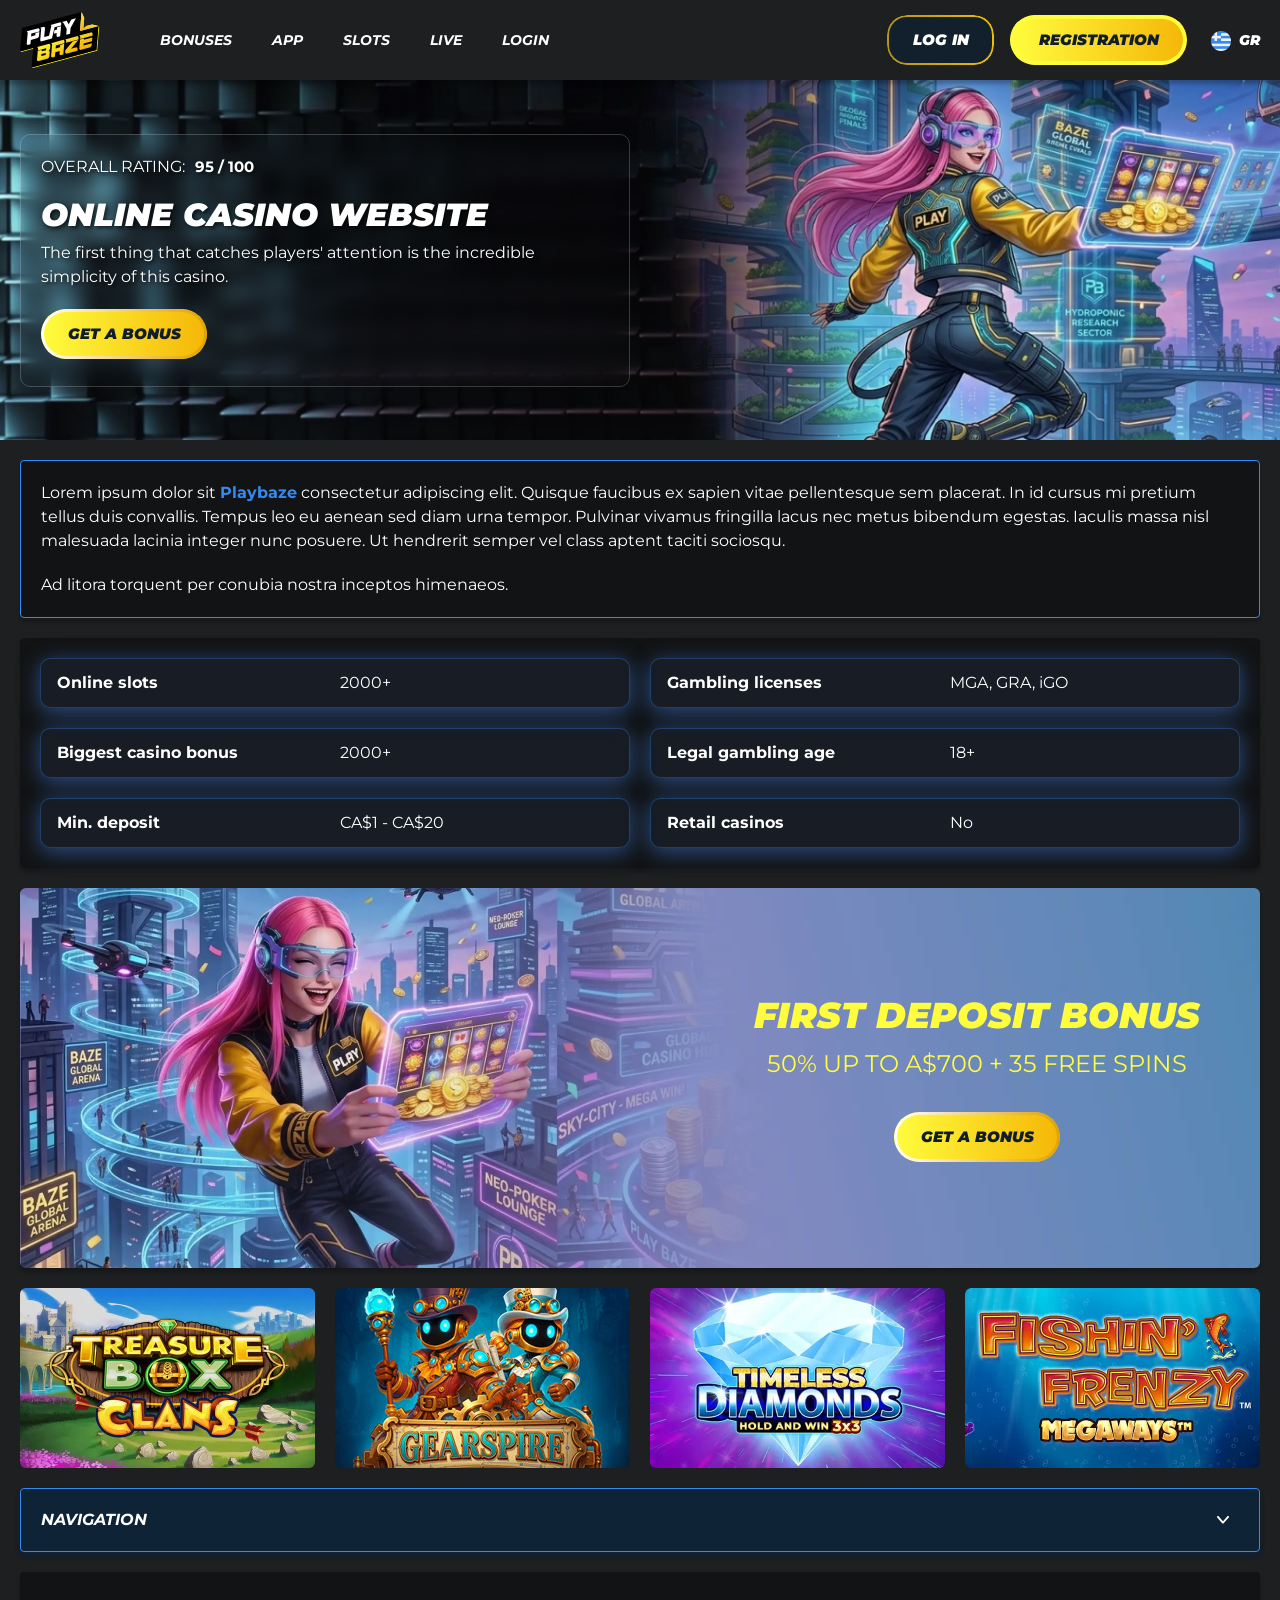
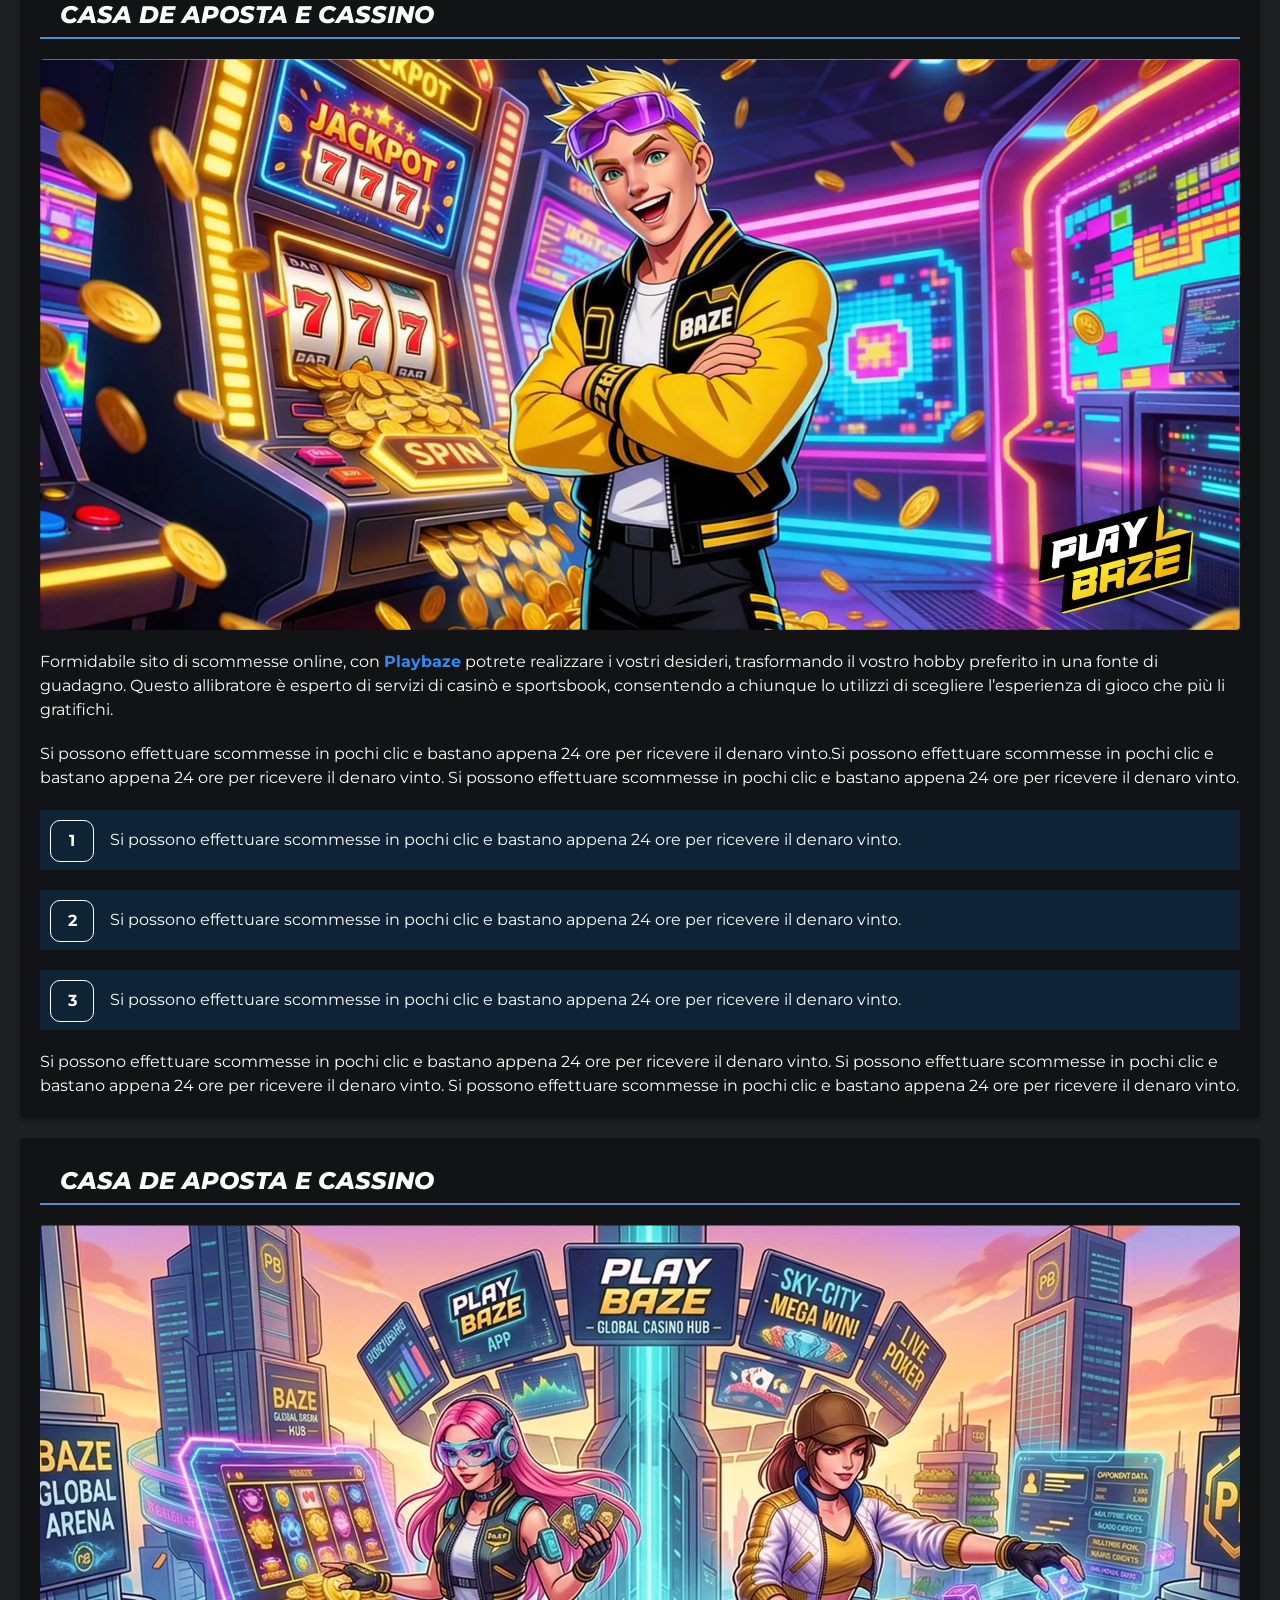
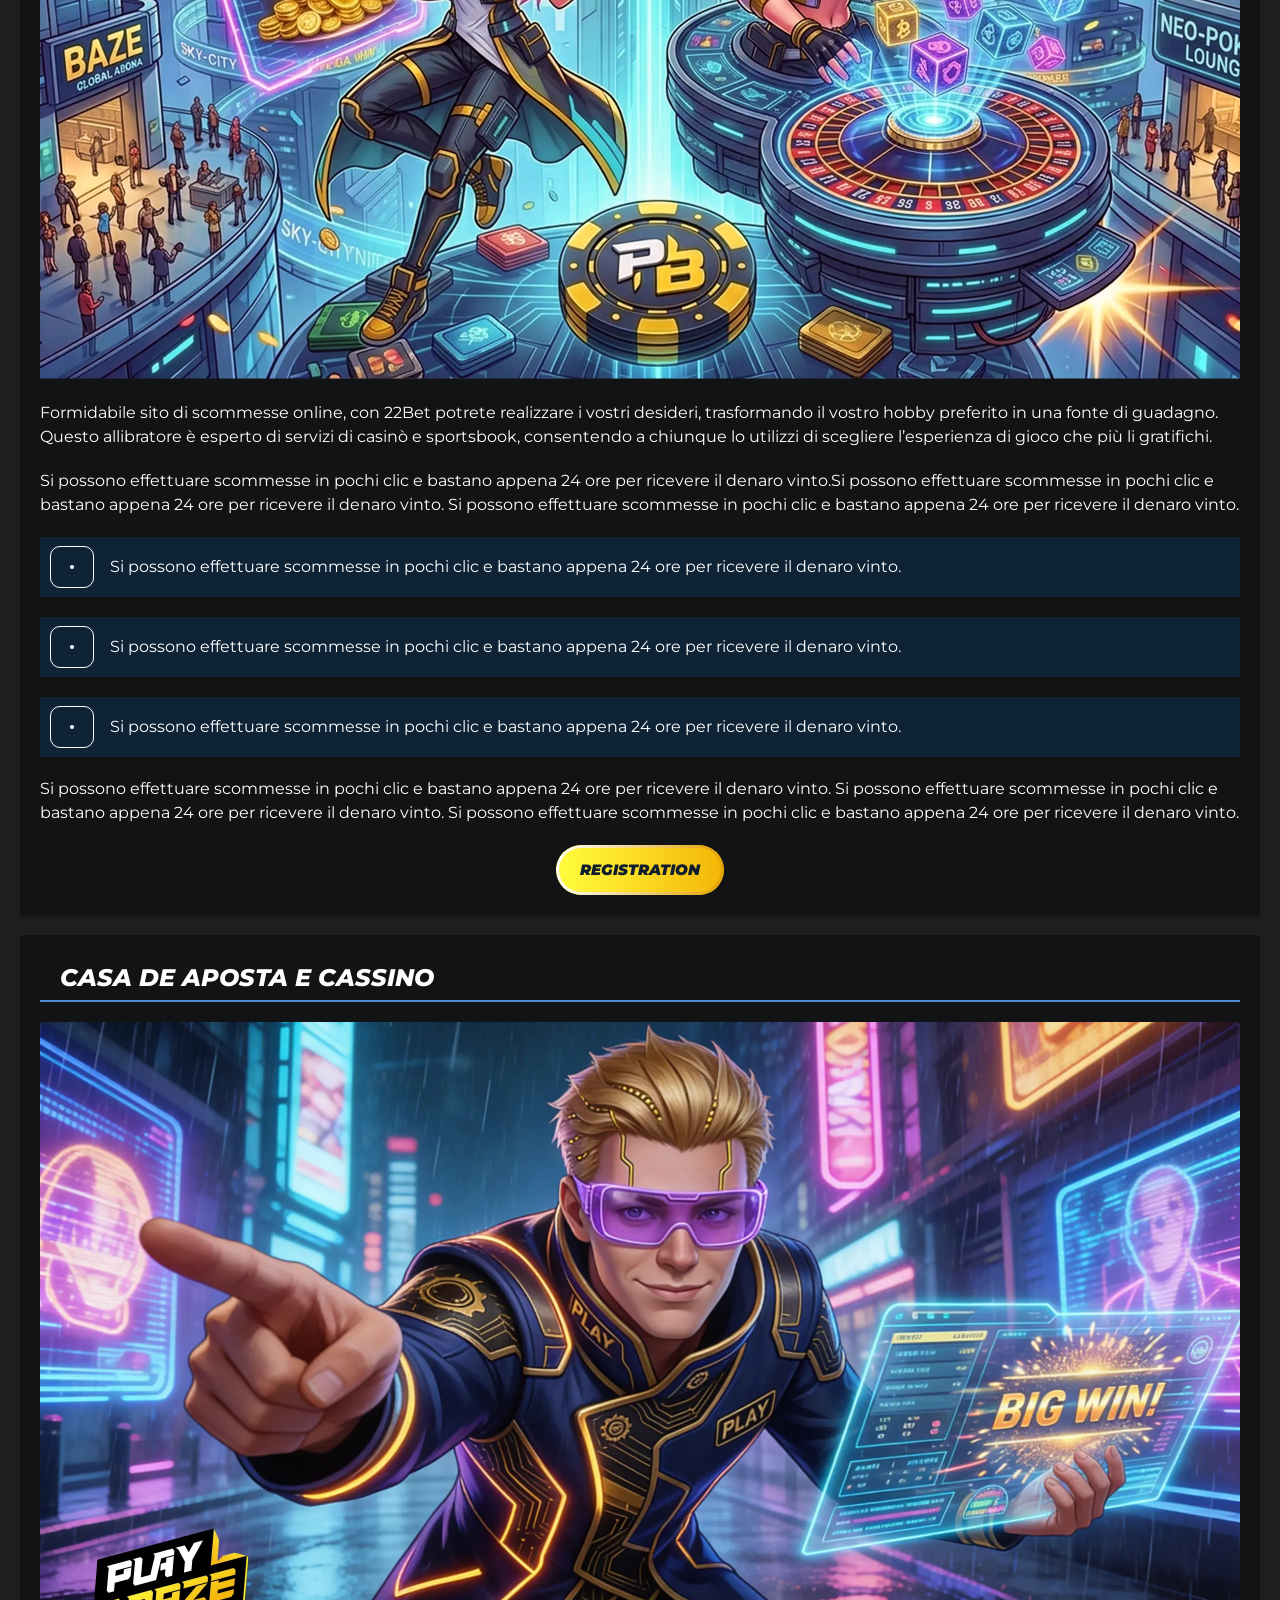
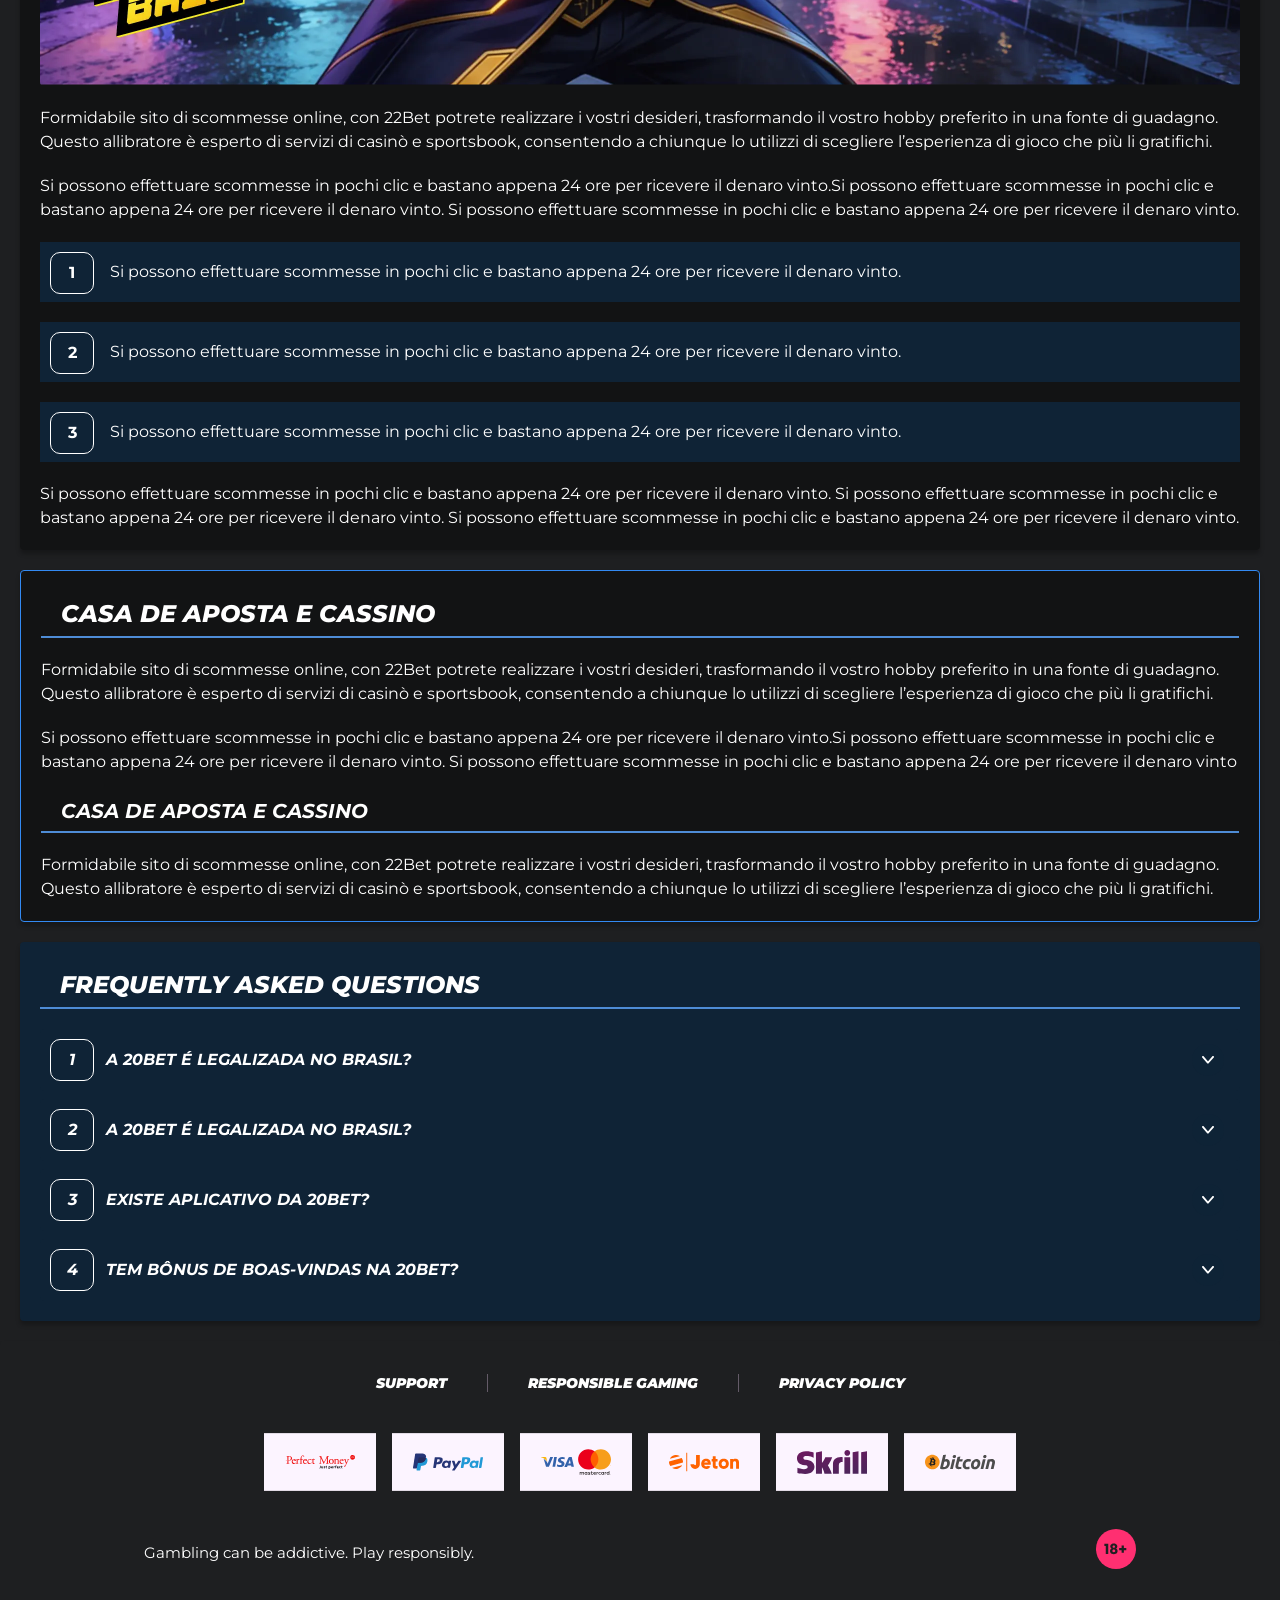
<file: index.html>
<!DOCTYPE html>
<html lang="gr">
  <head>
    <meta charset="UTF-8" />
   
    <meta name="viewport" content="width=device-width, initial-scale=1.0" />
    <title>Playbaze </title>
    <meta name="description" content />
    <meta property="og:site_name" content />
    <meta property="og:title" content />
    <meta property="og:type" content="website" />
    <meta property="og:url" content />
    <meta property="og:image" content />
    <meta property="og:image:alt" content />
    <meta property="og:locale" content="gr" />
    <meta property="og:description" content />
    <link rel="preconnect" href="https://fonts.googleapis.com" />
    <link rel="preconnect" href="https://fonts.gstatic.com" crossorigin="anonymous" />
   <link href="https://fonts.googleapis.com/css2?family=Open+Sans:ital,wght@0,300..800;1,300..800&display=swap" rel="stylesheet">
<!-- <link href="https://fonts.googleapis.com/css?family=Roboto+Condensed&display=swap" rel="stylesheet"> -->
<link href="https://fonts.googleapis.com/css2?family=Montserrat:ital,wght@0,100..900;1,100..900&display=swap" rel="stylesheet">
 <link href="https://fonts.googleapis.com/css2?family=Roboto+Condensed:ital,wght@0,100..900;1,100..900&display=swap" rel="stylesheet"> 
<link rel="stylesheet" href="./css/reset.css" />
    <link rel="stylesheet" href="./css/main.css" />
    <link rel="stylesheet" href="./css/media.css"/>
    <link rel="icon" href="./images/Group.png" type="image/x-icon"/>
    <script
    src="https://code.jquery.com/jquery-3.6.1.min.js"
    integrity="sha256-o88AwQnZB+VDvE9tvIXrMQaPlFFSUTR+nldQm1LuPXQ="
    crossorigin="anonymous"
  ></script>
  </head>
  <body>
    <header class="header">
      <section class="content header__content">
        <a href="./index.html" class="logo header__logo"
          ><img src="./images/logo.svg" alt="logo" title
        /></a>
        <button class="header__btn-menu" >
          <svg width="16px" height="16px" viewBox="0 0 16 16" xmlns="http://www.w3.org/2000/svg">
              <rect y="0" width="16" height="3" rx="1.5"></rect>
              <rect y="6.5" width="16" height="3" rx="1.5"></rect>
              <rect y="13" width="16" height="3" rx="1.5"></rect>
            </svg>
        </button>

          <nav class="menu header__menu">
              <ul class="header__menu-list">
            <li>
              <a href="./bonus.html">
                <span>Bonuses</span>
              </a>
            </li>
            <li>
              <a href="./app.html">
                <span>App</span>
              </a>
            </li>
            <li>
              <a href="./slots.html">
                <span>slots</span>
              </a>
            </li>
            <li>
              <a href="./live.html">
                <span>live</span>
              </a>
            </li>
           <li>
              <a href="./login.html">
                <span>login</span>
              </a>
            </li>
          </ul>
            <div class="header__button header__button-menu " >
              <a href="#" class="button  button__login-menu">Log In</a>
              <a href="#" class="button button__menu">Registration </a>
            </div>
           
          </nav>
            <a href="#" class="button button__login">Log In</a>
            <a href="#" class="button button__singup">Registration </a>
            <!-- <div id="clock" class="header__time">00:00</div> -->
            <a href="" class="header__flag">
                <span><img src="./images/flag.png" alt="flag" title /></span>
                <span>gr</span>
              </a>
      </section>
    </header>
     <main class="main home main-page">
        <section class=" hero hero__page">
           
            <div class="background">
              <img src="./images/main/bg-main.webp" alt="hero" title />
              
            </div>
            <div class="hero__wrapper">
              <div class="hero__data">
                <div class="hero__rating" >
                  <p>Overall Rating:</p>
                 
                  <span >
                    <span >95</span>
                  <span>/</span> 
                  <span >100</span>
                  
                  </span>
                </div>
                <h1 class="title general hero__title">
                 Online Casino Website
                </h1>
                <p class="hero__text">The first thing that catches players' attention is the incredible simplicity of this casino.</p>
                <a href="#" class="button  hero__button">Get a bonus</a>
               
              </div>
             
            </div>
          </section>
      <section class="main__wrap main__wrap-page">
       
       <section class="content__wrapper content__wrapper-page">

         
        
       
          <section class="content article article__border">
            <p>
             Lorem ipsum dolor sit <a href="#">Playbaze</a> consectetur adipiscing elit. Quisque faucibus ex sapien vitae pellentesque sem placerat. In id cursus mi pretium tellus duis convallis. Tempus leo eu aenean sed diam urna tempor. Pulvinar vivamus fringilla lacus nec metus bibendum egestas. Iaculis massa nisl malesuada lacinia integer nunc posuere. Ut hendrerit semper vel class aptent taciti sociosqu.
            </p>
            <p>
             Ad litora torquent per conubia nostra inceptos himenaeos.
            </p>
          </section>
         
            <section class="content features">
           
              <table class="features__table">
               <tbody class="features__group">
                 
                   <tr>
                   <td>Online slots</td>
                   <td>2000+</td>
                  </tr>
                  <tr>
                   <td>Biggest casino bonus</td>
                   <td>2000+</td>
                  </tr>
                  <tr>
                   <td>Min. deposit</td>
                   <td>CA$1 - CA$20</td>
                  </tr>
                  </tbody>
                  <tbody class="features__group">
              
                     <tr>
                     <td>Gambling licenses</td>
                     <td>MGA, GRA, iGO</td>
                   </tr>
                   <tr>
                     <td>Legal gambling age</td>
                     <td>18+</td>
                   </tr>
                   <tr>
                     <td>Retail casinos</td>
                     <td>No</td>
                   </tr>
                
               </tbody>
             </table>
            
         
           </section>  
             <section class="content banner">
            <div class="background banner__background ">
              
              <img src="./images/main/banner-main.webp" alt="banner" title />
              
            </div>
            <div class="banner__info">
                <h2 class="title high banner__title-main">
           first Deposit Bonus
              </h2>
              <p class="banner__subtitle">50% up to A$700 + 35 Free spins</p>
            
            
              <a href="#" class="button banner__button">Get a bonus</a>
            </div>
          </section>
           <section class="content casino">
           
              <ul class="casino__list">
                <li class="casino__item">
                    <div class="casino__wrapper">
                      <img class="casino__img" src="./images/main/card-main1.webp" alt="" title>
                    <div class="casino__hover casino__hover-live">
                        
                        <div class="casino-box">
                            
                        <a href="#" class="button  casino__buttons">Play now</a>
                        </div>
                    </div>
                    </div>
                    
                </li>
                <li class="casino__item">
                  <div class="casino__wrapper">
                    <img class="casino__img" src="./images/main/card-main2.webp" alt="" title>
                <div class="casino__hover casino__hover-live">
                      
                        <div class="casino-box">
                            
                        <a href="#" class="button  casino__buttons">Play now</a>
                        </div>
                    </div>
                  </div>
                 
              </li>
              <li class="casino__item">
                <div class="casino__wrapper">
                  <img class="casino__img" src="./images/main/card-main3.webp" alt="" title>
               <div class="casino__hover casino__hover-live">
                        
                        <div class="casino-box">
                            
                        <a href="#" class="button  casino__buttons">Play now</a>
                        </div>
                    </div>
               
            </li>
             <li class="casino__item">
                <div class="casino__wrapper">
                  <img class="casino__img" src="./images/main/card-main4.webp" alt="" title>
               <div class="casino__hover casino__hover-live">
                        
                        <div class="casino-box">
                            
                        <a href="#" class="button  casino__buttons">Play now</a>
                        </div>
                    </div>
               
            </li>
           
              </ul>
         </section>
              <section class="content menu-review__content">
              

            
                <div class="menu__review-desk menu__review-content">Navigation</div>
                <ul class="menu__review menu__review-list">
                  <li><a href="#">Lorem ipsum dolor sit</a></li>
                    <li><a href="#">Amet consectetur adipiscing</a></li>
                      <li><a href="#">Quisque faucibus ex sapien vitaeno</a></li>
                        <li><a href="#">Ut hendrerit semper</a></li>
                          <li><a href="#">Pulvinar vivamus fringillas</a></li>
                 
                         <li><a href="#">Ad litora torquent per conubia</a></li>
                </ul>
             
          
          </section>
          
        
          <section class="content article">
            <h2 class="title high article__title">Casa de Aposta e Cassino</h2>
             <div class="images">
              <img src="./images/main/image1-main.webp" alt="banner" title />
            </div>
            <p>
             Formidabile sito di scommesse online, con <a href="#">Playbaze</a> potrete realizzare i vostri desideri, trasformando il vostro hobby preferito in una fonte di guadagno. Questo allibratore è esperto di servizi di casinò e sportsbook, consentendo a chiunque lo utilizzi di scegliere l’esperienza di gioco che più li gratifichi.
            </p>
            <p>
             Si possono effettuare scommesse in pochi clic e bastano appena 24 ore per ricevere il denaro vinto.Si possono effettuare scommesse in pochi clic e bastano appena 24 ore per ricevere il denaro vinto. Si possono effettuare scommesse in pochi clic e bastano appena 24 ore per ricevere il denaro vinto.
            </p>
           <ol>
              <li>Si possono effettuare scommesse in pochi clic e bastano appena 24 ore per ricevere il denaro vinto.</li>
              <li>Si possono effettuare scommesse in pochi clic e bastano appena 24 ore per ricevere il denaro vinto.</li>
              <li>Si possono effettuare scommesse in pochi clic e bastano appena 24 ore per ricevere il denaro vinto.</li>
            </ol>
            <p>Si possono effettuare scommesse in pochi clic e bastano appena 24 ore per ricevere il denaro vinto. Si possono effettuare scommesse in pochi clic e bastano appena 24 ore per ricevere il denaro vinto. Si possono effettuare scommesse in pochi clic e bastano appena 24 ore per ricevere il denaro vinto.</p>
          </section>
           <section class="content article">
            <h2 class="title high article__title">Casa de Aposta e Cassino</h2>
             <div class="images">
              <img src="./images/main/image2-main.webp" alt="banner" title />
            </div>
            <p>
             Formidabile sito di scommesse online, con 22Bet potrete realizzare i vostri desideri, trasformando il vostro hobby preferito in una fonte di guadagno. Questo allibratore è esperto di servizi di casinò e sportsbook, consentendo a chiunque lo utilizzi di scegliere l’esperienza di gioco che più li gratifichi.
            </p>
            <p>
             Si possono effettuare scommesse in pochi clic e bastano appena 24 ore per ricevere il denaro vinto.Si possono effettuare scommesse in pochi clic e bastano appena 24 ore per ricevere il denaro vinto. Si possono effettuare scommesse in pochi clic e bastano appena 24 ore per ricevere il denaro vinto.
            </p>
           <ul>
              <li>Si possono effettuare scommesse in pochi clic e bastano appena 24 ore per ricevere il denaro vinto.</li>
              <li>Si possono effettuare scommesse in pochi clic e bastano appena 24 ore per ricevere il denaro vinto.</li>
              <li>Si possono effettuare scommesse in pochi clic e bastano appena 24 ore per ricevere il denaro vinto.</li>
            </ul>
            <p>Si possono effettuare scommesse in pochi clic e bastano appena 24 ore per ricevere il denaro vinto. Si possono effettuare scommesse in pochi clic e bastano appena 24 ore per ricevere il denaro vinto. Si possono effettuare scommesse in pochi clic e bastano appena 24 ore per ricevere il denaro vinto.</p>
         <a href="#" class="button">Registration</a>
          </section>
           <section class="content article">
            <h2 class="title high article__title">Casa de Aposta e Cassino</h2>
             <div class="images">
              <img src="./images/main/image3-main.webp" alt="banner" title />
            </div>
            <p>
             Formidabile sito di scommesse online, con 22Bet potrete realizzare i vostri desideri, trasformando il vostro hobby preferito in una fonte di guadagno. Questo allibratore è esperto di servizi di casinò e sportsbook, consentendo a chiunque lo utilizzi di scegliere l’esperienza di gioco che più li gratifichi.
            </p>
            <p>
             Si possono effettuare scommesse in pochi clic e bastano appena 24 ore per ricevere il denaro vinto.Si possono effettuare scommesse in pochi clic e bastano appena 24 ore per ricevere il denaro vinto. Si possono effettuare scommesse in pochi clic e bastano appena 24 ore per ricevere il denaro vinto.
            </p>
           <ol>
              <li>Si possono effettuare scommesse in pochi clic e bastano appena 24 ore per ricevere il denaro vinto.</li>
              <li>Si possono effettuare scommesse in pochi clic e bastano appena 24 ore per ricevere il denaro vinto.</li>
              <li>Si possono effettuare scommesse in pochi clic e bastano appena 24 ore per ricevere il denaro vinto.</li>
            </ol>
            <p>Si possono effettuare scommesse in pochi clic e bastano appena 24 ore per ricevere il denaro vinto. Si possono effettuare scommesse in pochi clic e bastano appena 24 ore per ricevere il denaro vinto. Si possono effettuare scommesse in pochi clic e bastano appena 24 ore per ricevere il denaro vinto.</p>
          </section>
           <section class="content article article__border">
            <h2 class="title high article__title">Casa de Aposta e Cassino</h2>
            <p>Formidabile sito di scommesse online, con 22Bet potrete realizzare i vostri desideri, trasformando il vostro hobby preferito in una fonte di guadagno. Questo allibratore è esperto di servizi di casinò e sportsbook, consentendo a chiunque lo utilizzi di scegliere l’esperienza di gioco che più li gratifichi.</p>
            <p>Si possono effettuare scommesse in pochi clic e bastano appena 24 ore per ricevere il denaro vinto.Si possono effettuare scommesse in pochi clic e bastano appena 24 ore per ricevere il denaro vinto. Si possono effettuare scommesse in pochi clic e bastano appena 24 ore per ricevere il denaro vinto</p>
            <h3>Casa de Aposta e Cassino</h3>
            <p>Formidabile sito di scommesse online, con 22Bet potrete realizzare i vostri desideri, trasformando il vostro hobby preferito in una fonte di guadagno. Questo allibratore è esperto di servizi di casinò e sportsbook, consentendo a chiunque lo utilizzi di scegliere l’esperienza di gioco che più li gratifichi.</p>
           </section>

          <section class="content faq">
            <h2 class="title high faq__title">Frequently Asked Questions</h2>
            <ul class="faq__list " >
              <li class="faq__item"  >
                <h3 class="title medium faq__subtitle js-button-expander js-button-expander--faq"  >A 20Bet é legalizada no Brasil?
                 </h3>
                <div  class="faq__answer js-expand-content js-expand-content--faq" >
                  <p  >
                    Sim, a casa de apostas tem licença emitida por Curaçao, que é reconhecida no Brasil e a permite atuar por aqui.
                  </p>
                </div>
              </li>
              <li class="faq__item"  >
                <h3 class="title medium faq__subtitle js-button-expander js-button-expander--faq"  >A 20Bet é legalizada no Brasil?</h3>
                <div class="faq__answer js-expand-content js-expand-content--faq" >
                  <p  >
                    Sim, a casa de apostas tem licença emitida por Curaçao, que é reconhecida no Brasil e a permite atuar por aqui.
                  </p>
                </div>
              </li> 
              <li class="faq__item"  >
                <h3 class="title medium faq__subtitle js-button-expander js-button-expander--faq"  >Existe aplicativo da 20Bet?</h3>
                <div class="faq__answer js-expand-content js-expand-content--faq" >
                  <p  >
                   Sim, disponível para sistemas operacionais iOS e Android.
                  </p>
                </div>
              </li> 
              <li class="faq__item"  >
                <h3 class="title medium faq__subtitle js-button-expander js-button-expander--faq"  >Tem bônus de boas-vindas na 20Bet?</h3>
                <div class="faq__answer js-expand-content js-expand-content--faq" >
                  <p  >
                   O pacote especial para novos usuários da 20Bet paga 100% sobre o primeiro depósito, com limite de 600 BRL.
                  </p>
                </div>
              </li> 
             
            </ul>
          </section>
          
        </section> 
      
        <div class=""  onclick="scrollToTop()">
          <button class="main__arrow" id="scrollToTopBtn"></button>
        </div> 
        
      </section>
    </main> 
     <footer class=" footer ">
      <section class="content footer__content">
        <ul class="footer__menu">
        
         <li><a href="./support.html">Support</a></li>
         <li><a href="./responsible.html">Responsible Gaming</a></li>
         <li><a href="./policy.html">Privacy Policy</a></li>
        
        </ul>
       
          <ul class="footer__cards-list">
           
            <li>
              <a href="#"
                ><img src="./images/footer-img1.svg" alt="cardvisa" title
              /></a>
            </li>
             <li>
              <a href="#"
                ><img src="./images/footer-img2.svg" alt="cardvisa" title
              /></a>
            </li>
              <li>
              <a href="#"
                ><img src="./images/footer-img3.svg" alt="cardvisa" title
              /></a>
            </li>
              <li>
              <a href="#"
                ><img src="./images/footer-img4.svg" alt="cardvisa" title
              /></a>
            </li>
              <li>
              <a href="#"
                ><img src="./images/footer-img5.svg" alt="cardvisa" title
              /></a>
            </li>
              <li>
              <a href="#"
                ><img src="./images/footer-img6.svg" alt="cardvisa" title
              /></a>
            </li>
           
          </ul>
       
        <div class="footer__wrapp">
          <div class="footer__text">
           
            <p>Gambling can be addictive. Play responsibly. 
</p>
           
          </div>
          <div class="footer__age">
            <img src="./images/age.svg" alt="age" title />
          </div>
        </div>
      
      </section>
    </footer>
    <script src="./js/arrowUp.js" defer></script>
    <script src="./js/sidebar.js" defer></script>
    <script src="./js/expander.js" defer></script>
    <script src="./js/mobile-menu.js" defer></script>
    <!-- <script src="./js/clock.js" defer></script> -->
  </body>
</html>
</file>
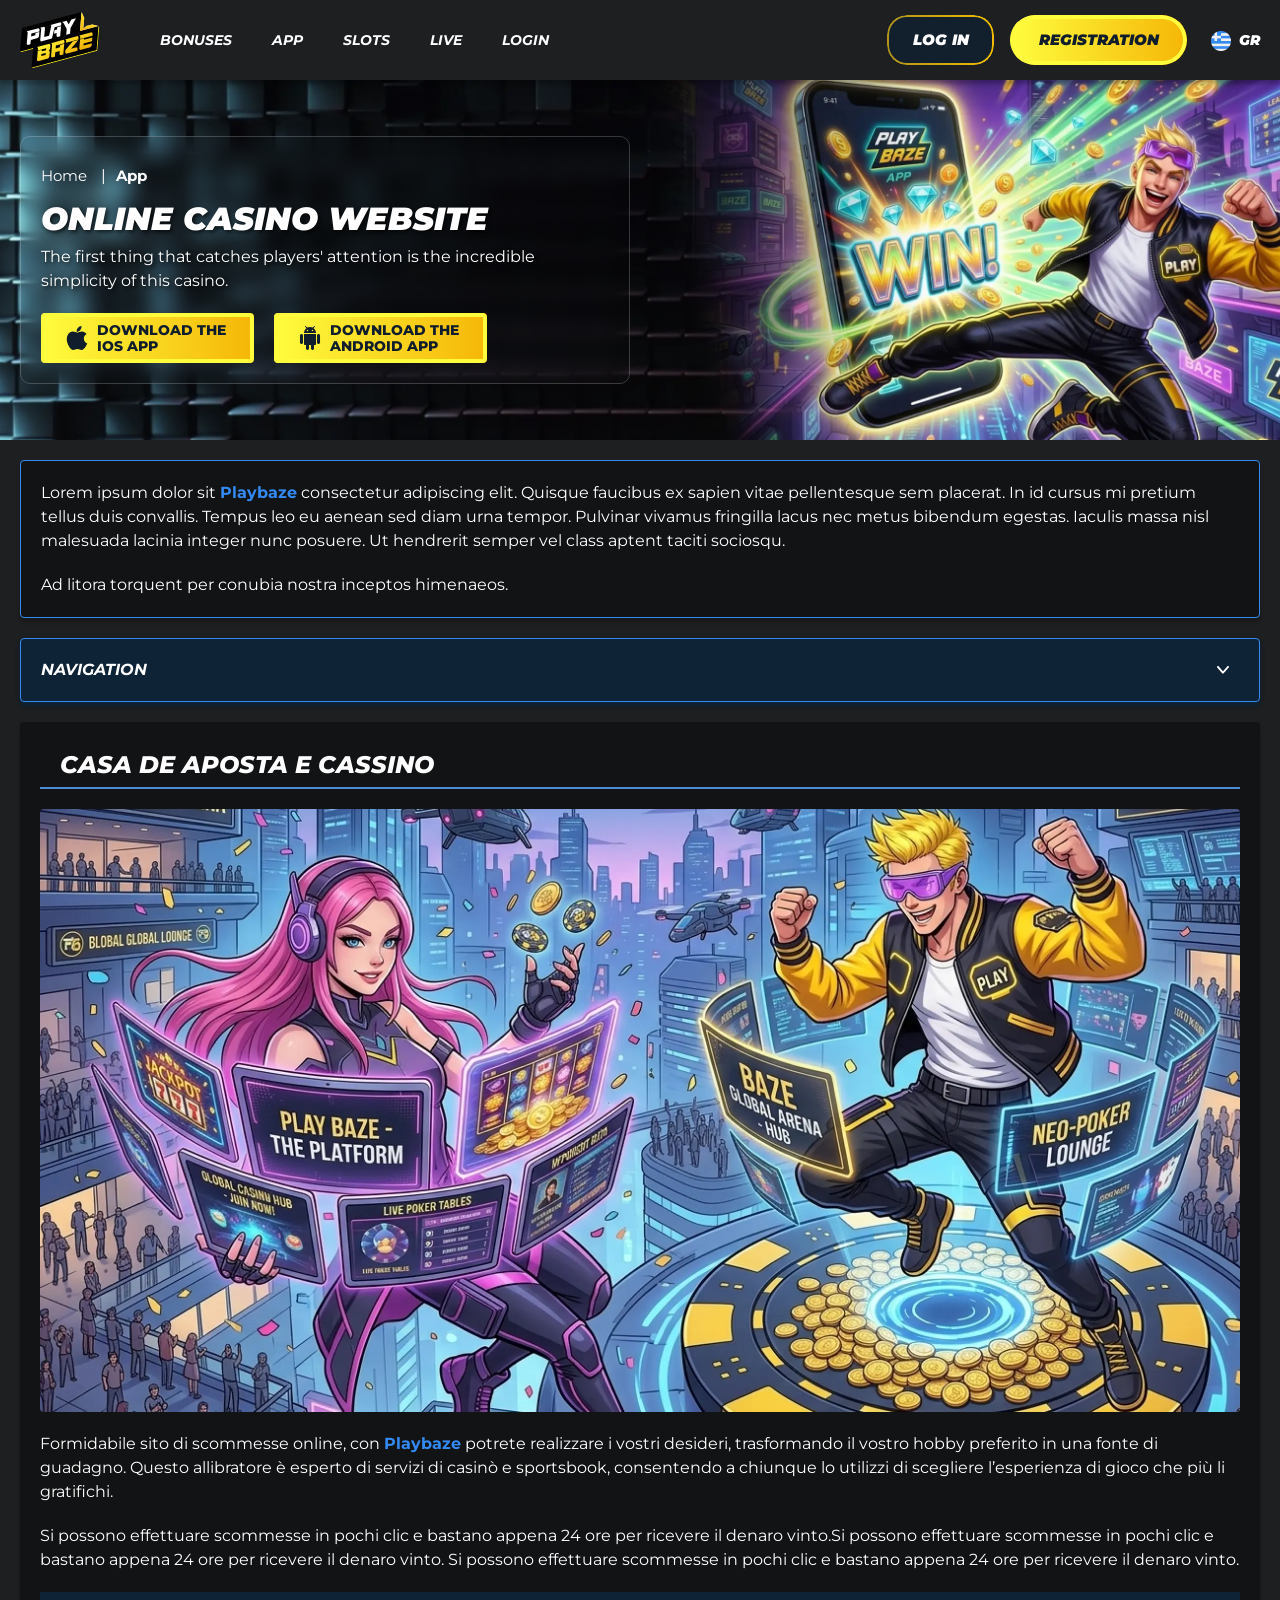
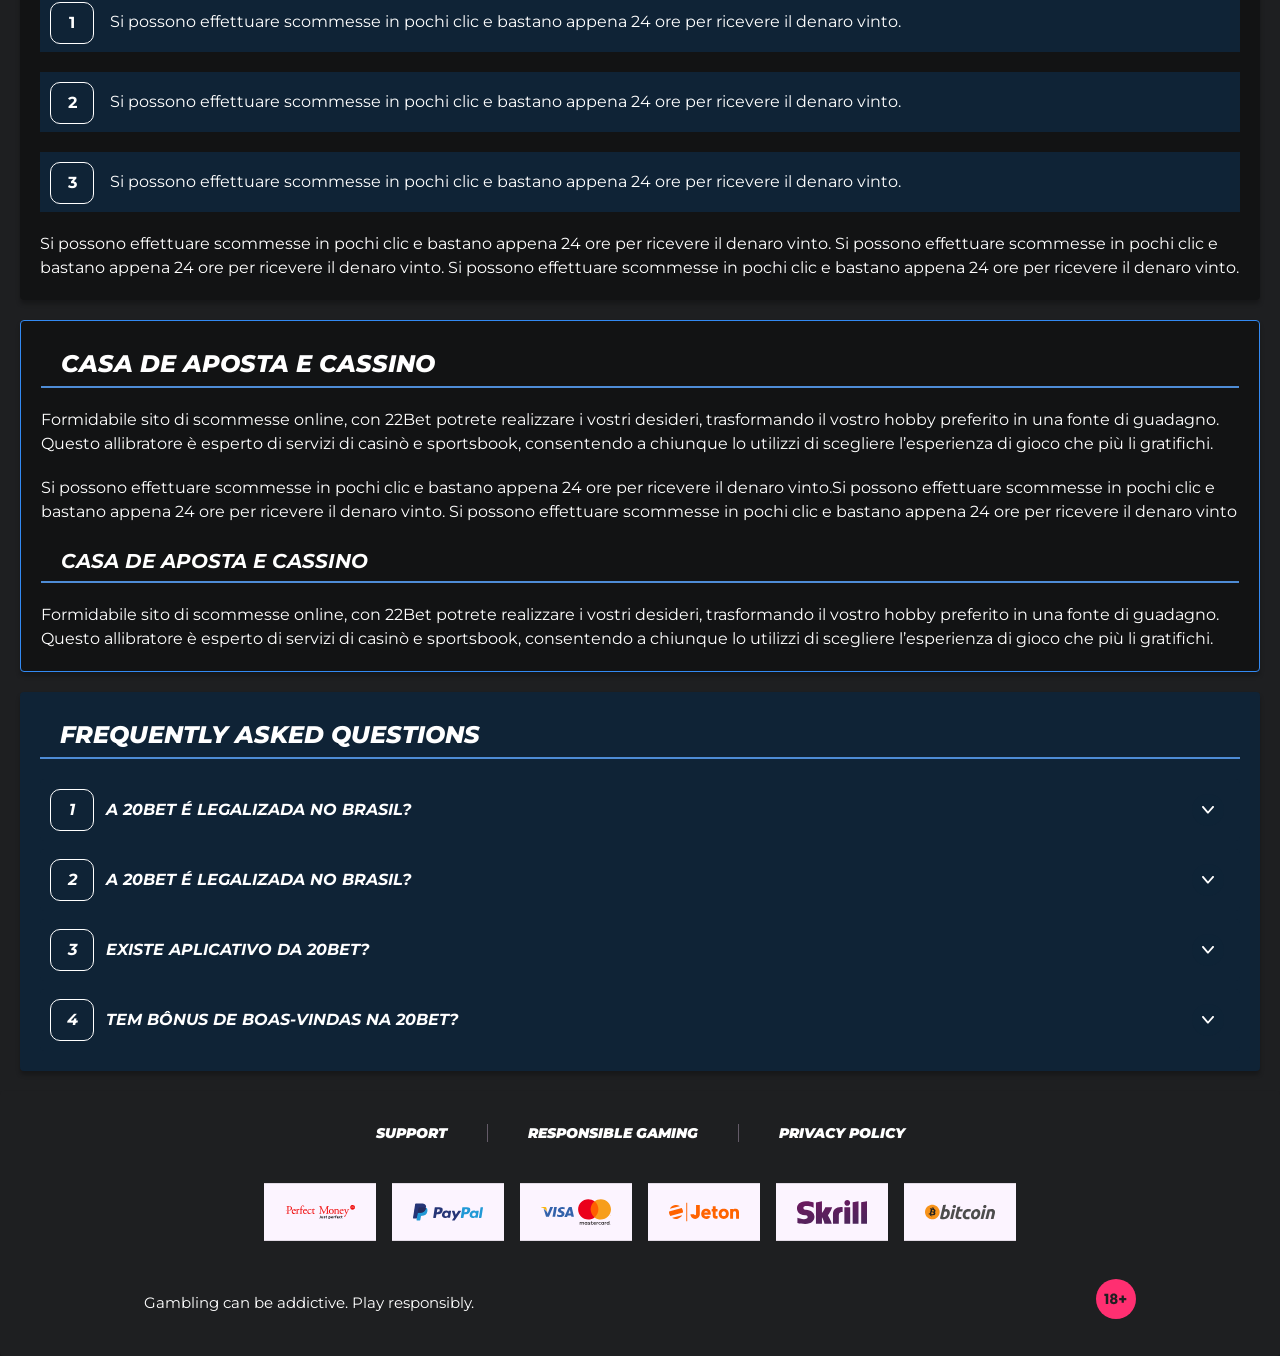
<file: app.html>
<!DOCTYPE html>
<html lang="gr">
  <head>
    <meta charset="UTF-8" />
   
    <meta name="viewport" content="width=device-width, initial-scale=1.0" />
    <title>Playbaze</title>
    <meta name="description" content />
    <meta property="og:site_name" content />
    <meta property="og:title" content />
    <meta property="og:type" content="website" />
    <meta property="og:url" content />
    <meta property="og:image" content />
    <meta property="og:image:alt" content />
    <meta property="og:locale" content="gr" />
    <meta property="og:description" content />
    <link rel="preconnect" href="https://fonts.googleapis.com" />
    <link rel="preconnect" href="https://fonts.gstatic.com" crossorigin="anonymous" />
   <link href="https://fonts.googleapis.com/css2?family=Open+Sans:ital,wght@0,300..800;1,300..800&display=swap" rel="stylesheet">
<link href="https://fonts.googleapis.com/css2?family=Roboto+Condensed:ital,wght@0,100..900;1,100..900&display=swap" rel="stylesheet"> 

<link href="https://fonts.googleapis.com/css2?family=Montserrat:ital,wght@0,100..900;1,100..900&display=swap" rel="stylesheet">
   <link rel="stylesheet" href="./css/reset.css" />
    <link rel="stylesheet" href="./css/main.css" />
    <link rel="stylesheet" href="./css/media.css"/>
    <link rel="icon" href="./images/Group.png" type="image/x-icon"/>
    <script
    src="https://code.jquery.com/jquery-3.6.1.min.js"
    integrity="sha256-o88AwQnZB+VDvE9tvIXrMQaPlFFSUTR+nldQm1LuPXQ="
    crossorigin="anonymous"
  ></script>
  </head>
  <body>
     <header class="header">
      <section class="content header__content">
        <a href="./index.html" class="logo header__logo"
          ><img src="./images/logo.svg" alt="logo" title
        /></a>
        <button class="header__btn-menu" >
          <svg width="16px" height="16px" viewBox="0 0 16 16" xmlns="http://www.w3.org/2000/svg">
              <rect y="0" width="16" height="3" rx="1.5"></rect>
              <rect y="6.5" width="16" height="3" rx="1.5"></rect>
              <rect y="13" width="16" height="3" rx="1.5"></rect>
            </svg>
        </button>

          <nav class="menu header__menu">
              <ul class="header__menu-list">
            <li>
              <a href="./bonus.html">
                <span>Bonuses</span>
              </a>
            </li>
            <li>
              <a href="./app.html">
                <span>App</span>
              </a>
            </li>
            <li>
              <a href="./slots.html">
                <span>slots</span>
              </a>
            </li>
            <li>
              <a href="./live.html">
                <span>live</span>
              </a>
            </li>
           <li>
              <a href="./login.html">
                <span>login</span>
              </a>
            </li>
          </ul>
            <div class="header__button header__button-menu " >
              <a href="#" class="button  button__login-menu">Log In</a>
              <a href="#" class="button button__menu">Registration </a>
            </div>
           
          </nav>
            <a href="#" class="button button__login">Log In</a>
            <a href="#" class="button button__singup">Registration </a>
            <!-- <div id="clock" class="header__time">00:00</div> -->
            <a href="" class="header__flag">
                <span><img src="./images/flag.png" alt="flag" title /></span>
                <span>gr</span>
              </a>
      </section>
    </header>
     <main class="main home main-page">
        <section class=" hero hero__page hero__page-app">
           
            <div class="background background-page">
              <img src="./images/app/bg-app.webp" alt="hero" title />
              
            </div>
            <div class="hero__wrapper hero__wrapper-page">
              <div class="hero__data hero__data-app">
                <ul
                class="breadcrumbs "
                
              >
                <li
                  
                >
                  <a href="#" >
                    <span >Home</span></a
                  >
                 
                </li>
                <li
                  
                >
                  <a href="#" > <span >App</span></a>
                 
                </li>
              </ul>
                <h1 class="title general hero__title">
                  Online Casino Website
                </h1>
                 <p class="hero__text">The first thing that catches players' attention is the incredible simplicity of this casino.</p>
               
              <div class="banner__content banner__content-app">
             
                  <a href="#" class="banner__btn banner__btn-app">
                    <img src="./images/app/apple.svg" alt="icon" title>
                   Download the</br>

 IOS app
                  </a>
                  <a href="#" class="banner__btn banner__btn-android"
                    > <img src="./images/app/android.svg" alt="icon" title>Download the</br>
android app</a
                  >
                </div>
              </div>
             
            </div>
          </section>
      <section class="main__wrap main__wrap-page">
       
       <section class="content__wrapper content__wrapper-page">

         
        
       
          <section class="content article  article__border">
            <p>
             Lorem ipsum dolor sit <a href="#">Playbaze</a> consectetur adipiscing elit. Quisque faucibus ex sapien vitae pellentesque sem placerat. In id cursus mi pretium tellus duis convallis. Tempus leo eu aenean sed diam urna tempor. Pulvinar vivamus fringilla lacus nec metus bibendum egestas. Iaculis massa nisl malesuada lacinia integer nunc posuere. Ut hendrerit semper vel class aptent taciti sociosqu.
            </p>
            <p>
             Ad litora torquent per conubia nostra inceptos himenaeos.
            </p>
          </section>
         
            <section class="content menu-review__content">
              

            
                <div class="menu__review-desk menu__review-content">Navigation</div>
                <ul class="menu__review menu__review-list">
                  <li><a href="#">Lorem ipsum dolor sit</a></li>
                    <li><a href="#">Amet consectetur adipiscing</a></li>
                      <li><a href="#">Quisque faucibus ex sapien vitaeno</a></li>
                        <li><a href="#">Ut hendrerit semper</a></li>
                          <li><a href="#">Pulvinar vivamus fringillas</a></li>
                 
                         <li><a href="#">Ad litora torquent per conubia</a></li>
                </ul>
             
          
          </section>
          
        
          <section class="content article">
            <h2 class="title high article__title">Casa de Aposta e Cassino</h2>
             <div class="images">
              <img src="./images/app/image1-app.webp" alt="banner" title />
            </div>
            <p>
             Formidabile sito di scommesse online, con <a href="#">Playbaze</a> potrete realizzare i vostri desideri, trasformando il vostro hobby preferito in una fonte di guadagno. Questo allibratore è esperto di servizi di casinò e sportsbook, consentendo a chiunque lo utilizzi di scegliere l’esperienza di gioco che più li gratifichi.
            </p>
            <p>
             Si possono effettuare scommesse in pochi clic e bastano appena 24 ore per ricevere il denaro vinto.Si possono effettuare scommesse in pochi clic e bastano appena 24 ore per ricevere il denaro vinto. Si possono effettuare scommesse in pochi clic e bastano appena 24 ore per ricevere il denaro vinto.
            </p>
           <ol>
              <li>Si possono effettuare scommesse in pochi clic e bastano appena 24 ore per ricevere il denaro vinto.</li>
              <li>Si possono effettuare scommesse in pochi clic e bastano appena 24 ore per ricevere il denaro vinto.</li>
              <li>Si possono effettuare scommesse in pochi clic e bastano appena 24 ore per ricevere il denaro vinto.</li>
            </ol>
            <p>Si possono effettuare scommesse in pochi clic e bastano appena 24 ore per ricevere il denaro vinto. Si possono effettuare scommesse in pochi clic e bastano appena 24 ore per ricevere il denaro vinto. Si possono effettuare scommesse in pochi clic e bastano appena 24 ore per ricevere il denaro vinto.</p>
          </section>
         
         
           <section class="content article article__border">
            <h2 class="title high article__title">Casa de Aposta e Cassino</h2>
            <p>Formidabile sito di scommesse online, con 22Bet potrete realizzare i vostri desideri, trasformando il vostro hobby preferito in una fonte di guadagno. Questo allibratore è esperto di servizi di casinò e sportsbook, consentendo a chiunque lo utilizzi di scegliere l’esperienza di gioco che più li gratifichi.</p>
            <p>Si possono effettuare scommesse in pochi clic e bastano appena 24 ore per ricevere il denaro vinto.Si possono effettuare scommesse in pochi clic e bastano appena 24 ore per ricevere il denaro vinto. Si possono effettuare scommesse in pochi clic e bastano appena 24 ore per ricevere il denaro vinto</p>
            <h3>Casa de Aposta e Cassino</h3>
            <p>Formidabile sito di scommesse online, con 22Bet potrete realizzare i vostri desideri, trasformando il vostro hobby preferito in una fonte di guadagno. Questo allibratore è esperto di servizi di casinò e sportsbook, consentendo a chiunque lo utilizzi di scegliere l’esperienza di gioco che più li gratifichi.</p>
           </section>

          <section class="content faq">
            <h2 class="title high faq__title">Frequently Asked Questions</h2>
            <ul class="faq__list " >
              <li class="faq__item"  >
                <h3 class="title medium faq__subtitle js-button-expander js-button-expander--faq"  >A 20Bet é legalizada no Brasil?
                 </h3>
                <div  class="faq__answer js-expand-content js-expand-content--faq" >
                  <p  >
                    Sim, a casa de apostas tem licença emitida por Curaçao, que é reconhecida no Brasil e a permite atuar por aqui.
                  </p>
                </div>
              </li>
              <li class="faq__item"  >
                <h3 class="title medium faq__subtitle js-button-expander js-button-expander--faq"  >A 20Bet é legalizada no Brasil?</h3>
                <div class="faq__answer js-expand-content js-expand-content--faq" >
                  <p  >
                    Sim, a casa de apostas tem licença emitida por Curaçao, que é reconhecida no Brasil e a permite atuar por aqui.
                  </p>
                </div>
              </li> 
              <li class="faq__item"  >
                <h3 class="title medium faq__subtitle js-button-expander js-button-expander--faq"  >Existe aplicativo da 20Bet?</h3>
                <div class="faq__answer js-expand-content js-expand-content--faq" >
                  <p  >
                   Sim, disponível para sistemas operacionais iOS e Android.
                  </p>
                </div>
              </li> 
              <li class="faq__item"  >
                <h3 class="title medium faq__subtitle js-button-expander js-button-expander--faq"  >Tem bônus de boas-vindas na 20Bet?</h3>
                <div class="faq__answer js-expand-content js-expand-content--faq" >
                  <p  >
                   O pacote especial para novos usuários da 20Bet paga 100% sobre o primeiro depósito, com limite de 600 BRL.
                  </p>
                </div>
              </li> 
             
            </ul>
          </section>
          
        </section> 
      
        <div class=""  onclick="scrollToTop()">
          <button class="main__arrow" id="scrollToTopBtn"></button>
        </div> 
        
      </section>
    </main> 
  <footer class=" footer ">
      <section class="content footer__content">
        <ul class="footer__menu">
        
         <li><a href="./support.html">Support</a></li>
         <li><a href="./responsible.html">Responsible Gaming</a></li>
         <li><a href="./policy.html">Privacy Policy</a></li>
        
        </ul>
       
          <ul class="footer__cards-list">
           
            <li>
              <a href="#"
                ><img src="./images/footer-img1.svg" alt="cardvisa" title
              /></a>
            </li>
             <li>
              <a href="#"
                ><img src="./images/footer-img2.svg" alt="cardvisa" title
              /></a>
            </li>
              <li>
              <a href="#"
                ><img src="./images/footer-img3.svg" alt="cardvisa" title
              /></a>
            </li>
              <li>
              <a href="#"
                ><img src="./images/footer-img4.svg" alt="cardvisa" title
              /></a>
            </li>
              <li>
              <a href="#"
                ><img src="./images/footer-img5.svg" alt="cardvisa" title
              /></a>
            </li>
              <li>
              <a href="#"
                ><img src="./images/footer-img6.svg" alt="cardvisa" title
              /></a>
            </li>
           
          </ul>
       
        <div class="footer__wrapp">
          <div class="footer__text">
           
            <p>Gambling can be addictive. Play responsibly. 
</p>
           
          </div>
          <div class="footer__age">
            <img src="./images/age.svg" alt="age" title />
          </div>
        </div>
      
      </section>
    </footer>
    <script src="./js/arrowUp.js" defer></script>
    <script src="./js/sidebar.js" defer></script>
    <script src="./js/expander.js" defer></script>
    <script src="./js/mobile-menu.js" defer></script>
    <!-- <script src="./js/clock.js" defer></script> -->
  </body>
</html>
</file>
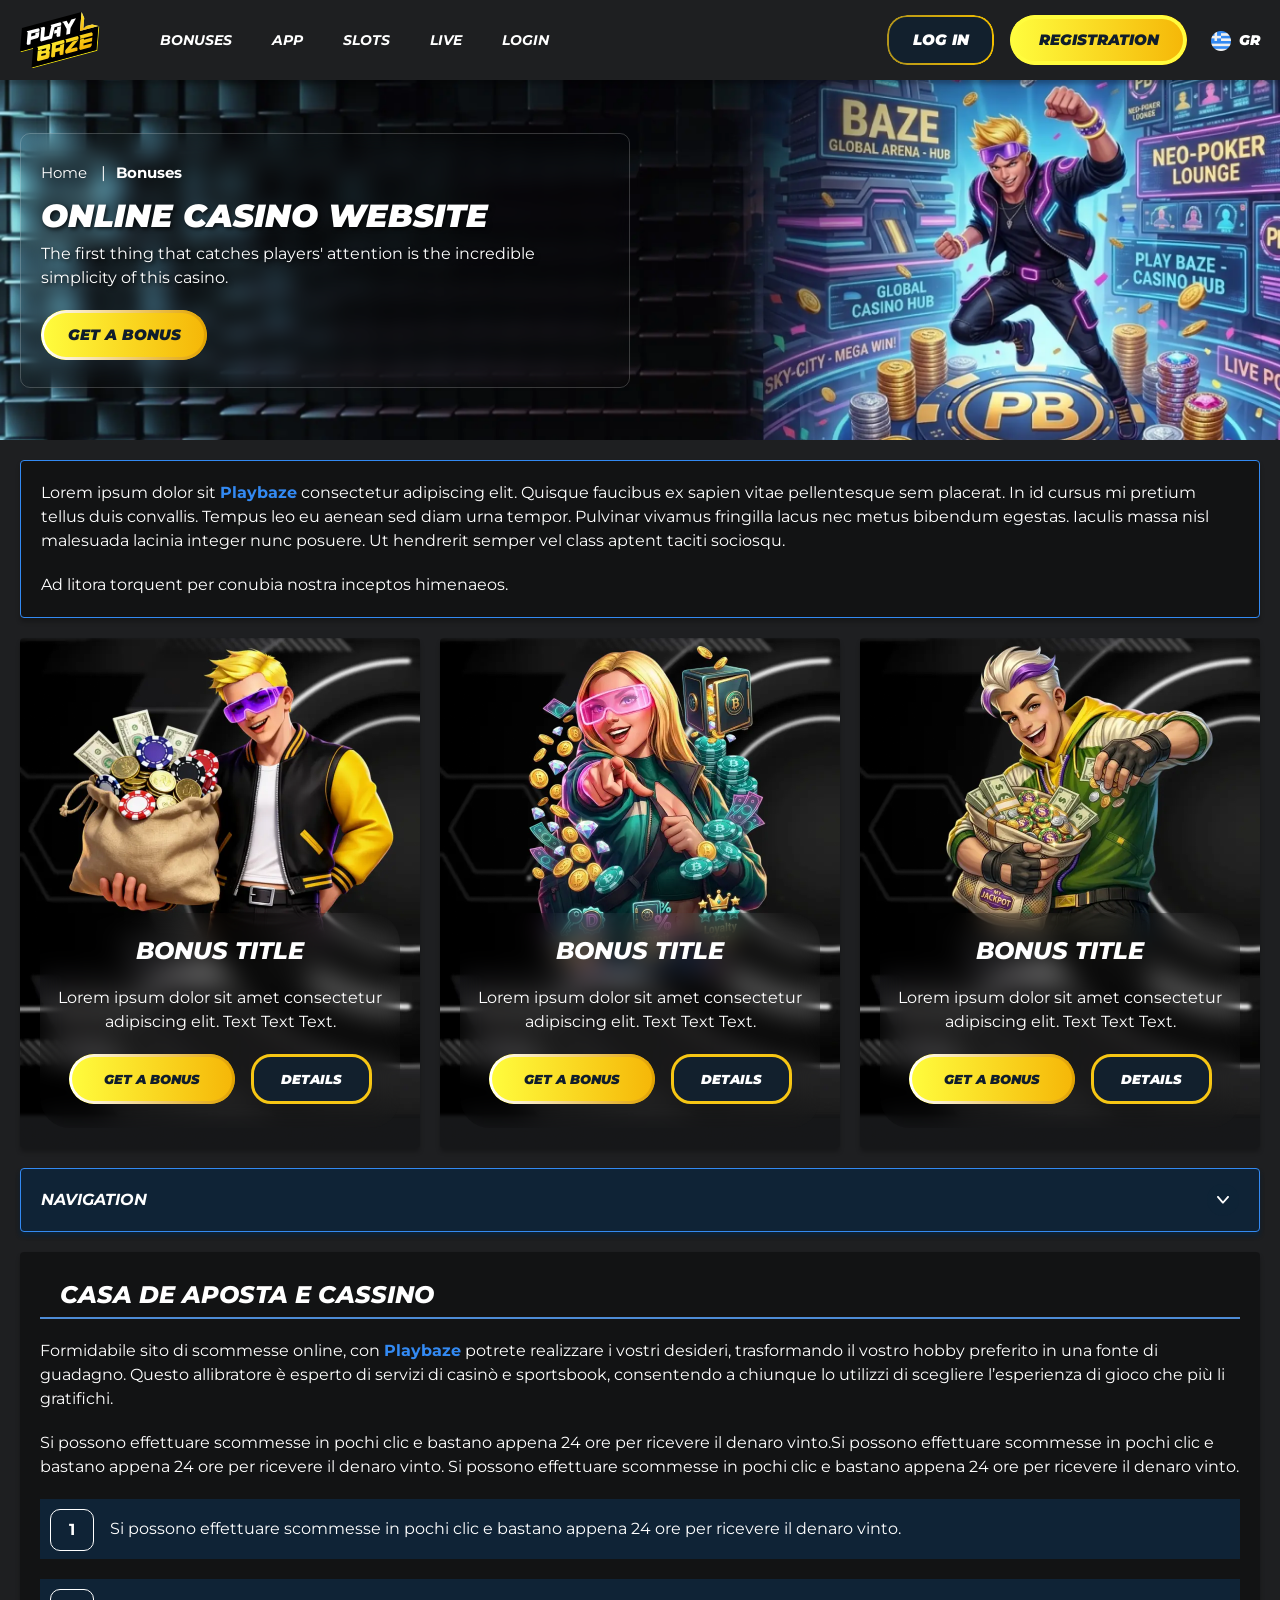
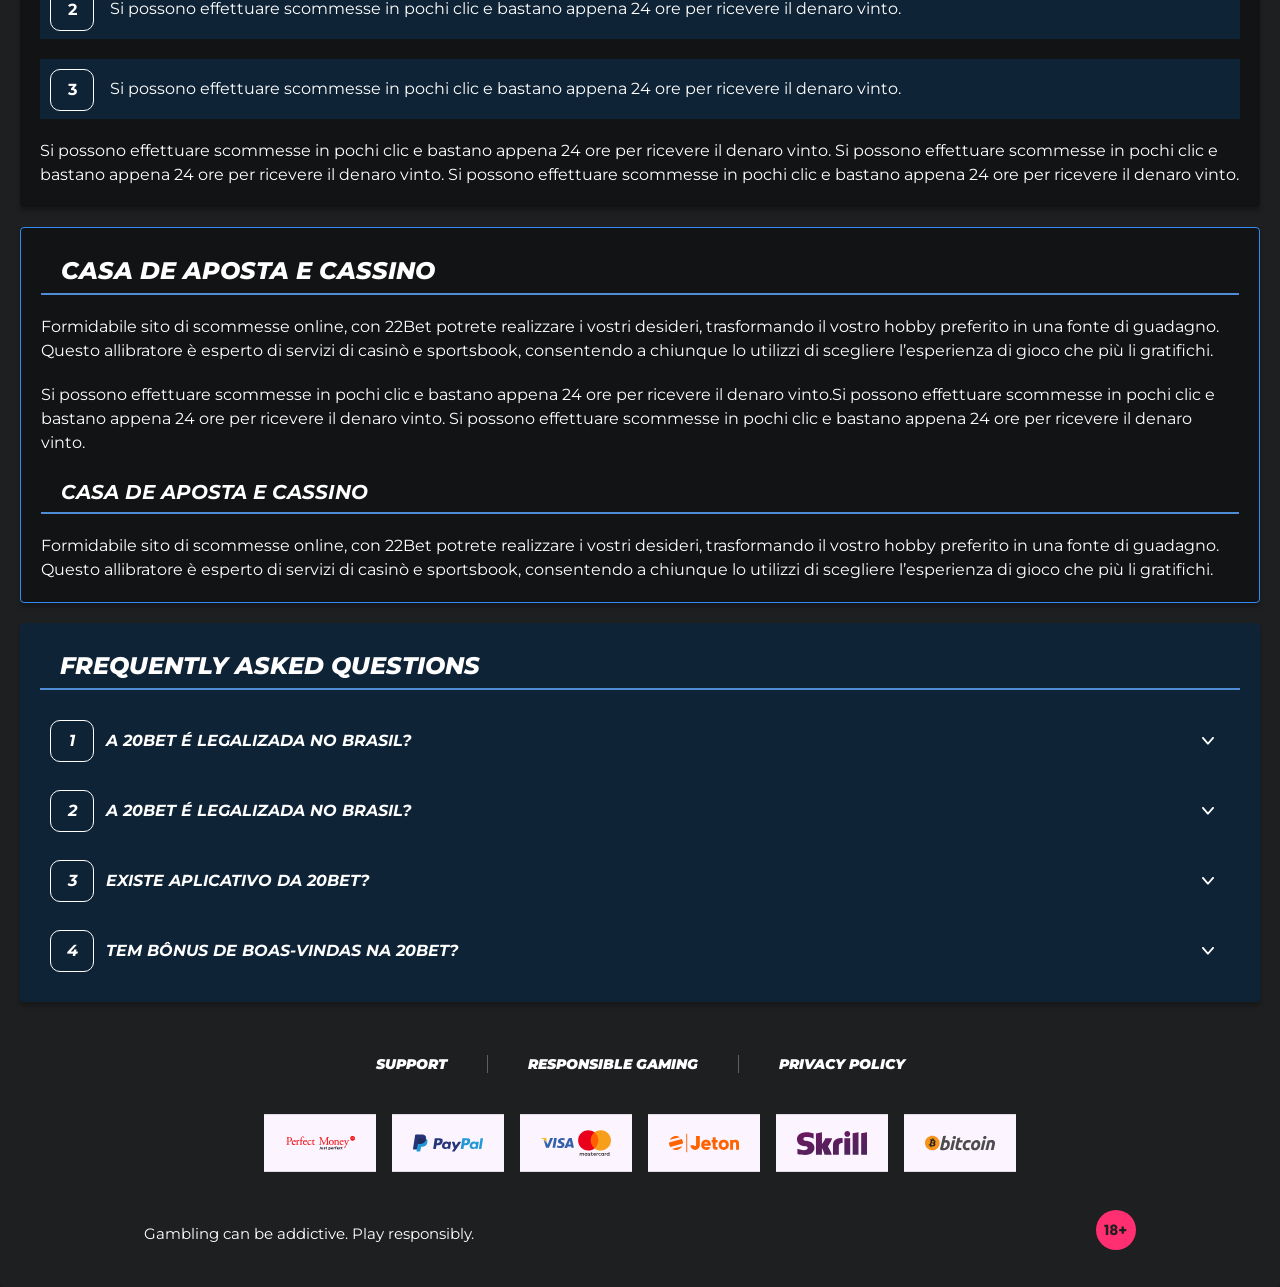
<file: bonus.html>
<!DOCTYPE html>
<html lang="gr">
  <head>
    <meta charset="UTF-8" />
   
    <meta name="viewport" content="width=device-width, initial-scale=1.0" />
    <title>Playbaze </title>
    <meta name="description" content />
    <meta property="og:site_name" content />
    <meta property="og:title" content />
    <meta property="og:type" content="website" />
    <meta property="og:url" content />
    <meta property="og:image" content />
    <meta property="og:image:alt" content />
    <meta property="og:locale" content="gr" />
    <meta property="og:description" content />
    <link rel="preconnect" href="https://fonts.googleapis.com" />
    <link rel="preconnect" href="https://fonts.gstatic.com" crossorigin="anonymous" />
    
   <link href="https://fonts.googleapis.com/css2?family=Open+Sans:ital,wght@0,300..800;1,300..800&display=swap" rel="stylesheet">
 <link href="https://fonts.googleapis.com/css2?family=Roboto+Condensed:ital,wght@0,100..900;1,100..900&display=swap" rel="stylesheet"> 

<link href="https://fonts.googleapis.com/css2?family=Montserrat:ital,wght@0,100..900;1,100..900&display=swap" rel="stylesheet">
    <link rel="stylesheet" href="./css/reset.css" />
    <link rel="stylesheet" href="./css/main.css" />
    <link rel="stylesheet" href="./css/media.css"/>
    <link rel="icon" href="./images/Group.png" type="image/x-icon"/>
    <script
    src="https://code.jquery.com/jquery-3.6.1.min.js"
    integrity="sha256-o88AwQnZB+VDvE9tvIXrMQaPlFFSUTR+nldQm1LuPXQ="
    crossorigin="anonymous"
  ></script>
  </head>
  <body>
   <header class="header">
      <section class="content header__content">
        <a href="./index.html" class="logo header__logo"
          ><img src="./images/logo.svg" alt="logo" title
        /></a>
        <button class="header__btn-menu" >
          <svg width="16px" height="16px" viewBox="0 0 16 16" xmlns="http://www.w3.org/2000/svg">
              <rect y="0" width="16" height="3" rx="1.5"></rect>
              <rect y="6.5" width="16" height="3" rx="1.5"></rect>
              <rect y="13" width="16" height="3" rx="1.5"></rect>
            </svg>
        </button>

          <nav class="menu header__menu">
              <ul class="header__menu-list">
            <li>
              <a href="./bonus.html">
                <span>Bonuses</span>
              </a>
            </li>
            <li>
              <a href="./app.html">
                <span>App</span>
              </a>
            </li>
            <li>
              <a href="./slots.html">
                <span>slots</span>
              </a>
            </li>
            <li>
              <a href="./live.html">
                <span>live</span>
              </a>
            </li>
           <li>
              <a href="./login.html">
                <span>login</span>
              </a>
            </li>
          </ul>
            <div class="header__button header__button-menu " >
              <a href="#" class="button  button__login-menu">Log In</a>
              <a href="#" class="button button__menu">Registration </a>
            </div>
           
          </nav>
            <a href="#" class="button button__login">Log In</a>
            <a href="#" class="button button__singup">Registration </a>
            <!-- <div id="clock" class="header__time">00:00</div> -->
            <a href="" class="header__flag">
                <span><img src="./images/flag.png" alt="flag" title /></span>
                <span>gr</span>
              </a>
      </section>
    </header>
     <main class="main home main-page">
        <section class=" hero hero__page">
           
            <div class="background ">
              <img src="./images/bonus/bg-bonus.webp" alt="hero" title />
              
            </div>
            <div class="hero__wrapper hero__wrapper-page">
              <div class="hero__data hero__data-bonus">
                <ul
                class="breadcrumbs "
                
              >
                <li
                  
                >
                  <a href="#" >
                    <span >Home</span></a
                  >
                 
                </li>
                <li
                  
                >
                  <a href="#" > <span >Bonuses</span></a>
                 
                </li>
              </ul>
                <h1 class="title general hero__title">
                  Online Casino Website
                </h1>
                 <p class="hero__text">The first thing that catches players' attention is the incredible simplicity of this casino.</p>
               
                <a href="#" class="button  hero__button ">Get a bonus</a>
               
              </div>
             
            </div>
          </section>
      <section class="main__wrap main__wrap-page">
       
       <section class="content__wrapper content__wrapper-page">
        <section class="content article article__border">
            <p>
             Lorem ipsum dolor sit <a href="#">Playbaze</a> consectetur adipiscing elit. Quisque faucibus ex sapien vitae pellentesque sem placerat. In id cursus mi pretium tellus duis convallis. Tempus leo eu aenean sed diam urna tempor. Pulvinar vivamus fringilla lacus nec metus bibendum egestas. Iaculis massa nisl malesuada lacinia integer nunc posuere. Ut hendrerit semper vel class aptent taciti sociosqu.
            </p>
            <p>
             Ad litora torquent per conubia nostra inceptos himenaeos.
            </p>
          </section>
              <section class="content bonuses">
            <ul class="bonuses__list">
               <li class="  bonuses__item">
                 
                 <div class="images__wrap">
                   <div class="background bonuses__img">
                     <img src="./images/bonus/banner-bonus1.webp" alt="" title="">
                  </div>
                  <div class="bonuses__desc">
                     <div class="wrap">
                        
                        <h2 class="title high bonuses__title">Bonus Title </h2>
                        <div class="bonuses__text">
                          <p>
                            Lorem ipsum dolor sit amet consectetur adipiscing elit. Text Text Text.
                          </p>
                           </div>
                        
                     </div>
                     <div class="bonuses__buttons">
                      <a href="#" class="button bonuses__button">Get a Bonus</a>
                      <a href="#" class="button bonuses__button">Details</a>
                   </div>
                  </div>
                 </div>
                  
               </li>
               <li class="bonuses__item">
                 <div class="images__wrap">
                  <div class="background bonuses__img">
                     <img src="./images/bonus/banner-bonus2.webp" alt="" title="">
                      
                  </div>
                  <div class="bonuses__desc">
                     <div class="wrap">
                       
                        <h2 class="title high bonuses__title">Bonus Title </h2>
                        <div class="bonuses__text">
                             <p>
                            Lorem ipsum dolor sit amet consectetur adipiscing elit. Text Text Text.
                          </p>
                     </div>
                     <div class="bonuses__buttons">
                      <a href="#" class="button bonuses__button">Get a Bonus</a>
                      <a href="#" class="button bonuses__button">Details</a>
                   </div>
                  </div>
                 </div>
               </li>
               <li class="bonuses__item">
                <div class="images__wrap">
                  <div class="background bonuses__img">
                     <img src="./images/bonus/banner-bonus3.webp" alt="" title="">
                  </div>
                  <div class="bonuses__desc">
                     <div class="wrap">
                        
                        <h2 class="title high bonuses__title">Bonus Title </h2>
                        <div class="bonuses__text">
                          <p>
                            Lorem ipsum dolor sit amet consectetur adipiscing elit. Text Text Text.
                          </p>
                          </div>
                       
                     </div>
                     <div class="bonuses__buttons">
                      <a href="#" class="button bonuses__button">Get a Bonus</a>
                      <a href="#" class="button bonuses__button">Details</a>
                   </div>
                  </div>
                </div>
               </li>
             
            </ul>
         </section>
          <section class="content menu-review__content">
              

            
                <div class="menu__review-desk menu__review-content">Navigation</div>
                <ul class="menu__review menu__review-list">
                  <li><a href="#">Lorem ipsum dolor sit</a></li>
                    <li><a href="#">Amet consectetur adipiscing</a></li>
                      <li><a href="#">Quisque faucibus ex sapien vitaeno</a></li>
                        <li><a href="#">Ut hendrerit semper</a></li>
                          <li><a href="#">Pulvinar vivamus fringillas</a></li>
                 
                         <li><a href="#">Ad litora torquent per conubia</a></li>
                </ul>
             
          
          </section>
         
         <section class="content article">
            <h2 class="title high article__title">Casa de Aposta e Cassino</h2>
            
            <p>
             Formidabile sito di scommesse online, con <a href="#">Playbaze</a> potrete realizzare i vostri desideri, trasformando il vostro hobby preferito in una fonte di guadagno. Questo allibratore è esperto di servizi di casinò e sportsbook, consentendo a chiunque lo utilizzi di scegliere l’esperienza di gioco che più li gratifichi.
            </p>
            <p>
             Si possono effettuare scommesse in pochi clic e bastano appena 24 ore per ricevere il denaro vinto.Si possono effettuare scommesse in pochi clic e bastano appena 24 ore per ricevere il denaro vinto. Si possono effettuare scommesse in pochi clic e bastano appena 24 ore per ricevere il denaro vinto.
            </p>
           <ol>
              <li>Si possono effettuare scommesse in pochi clic e bastano appena 24 ore per ricevere il denaro vinto.</li>
              <li>Si possono effettuare scommesse in pochi clic e bastano appena 24 ore per ricevere il denaro vinto.</li>
              <li>Si possono effettuare scommesse in pochi clic e bastano appena 24 ore per ricevere il denaro vinto.</li>
            </ol>
            <p>Si possono effettuare scommesse in pochi clic e bastano appena 24 ore per ricevere il denaro vinto. Si possono effettuare scommesse in pochi clic e bastano appena 24 ore per ricevere il denaro vinto. Si possono effettuare scommesse in pochi clic e bastano appena 24 ore per ricevere il denaro vinto.</p>
          </section>
           <section class="content article article__border">
            <h2 class="title high article__title">Casa de Aposta e Cassino</h2>
            
            <p>
             Formidabile sito di scommesse online, con 22Bet potrete realizzare i vostri desideri, trasformando il vostro hobby preferito in una fonte di guadagno. Questo allibratore è esperto di servizi di casinò e sportsbook, consentendo a chiunque lo utilizzi di scegliere l’esperienza di gioco che più li gratifichi.
            </p>
            <p>
             Si possono effettuare scommesse in pochi clic e bastano appena 24 ore per ricevere il denaro vinto.Si possono effettuare scommesse in pochi clic e bastano appena 24 ore per ricevere il denaro vinto. Si possono effettuare scommesse in pochi clic e bastano appena 24 ore per ricevere il denaro vinto.
            </p>
          
            <h3>Casa de Aposta e Cassino</h3>
            <p>Formidabile sito di scommesse online, con 22Bet potrete realizzare i vostri desideri, trasformando il vostro hobby preferito in una fonte di guadagno. Questo allibratore è esperto di servizi di casinò e sportsbook, consentendo a chiunque lo utilizzi di scegliere l’esperienza di gioco che più li gratifichi.</p>
          </section>
        
           <section class="content faq">
            <h2 class="title high faq__title">Frequently Asked Questions</h2>
            <ul class="faq__list " >
              <li class="faq__item"  >
                <h3 class="title medium faq__subtitle js-button-expander js-button-expander--faq"  >A 20Bet é legalizada no Brasil?
                 </h3>
                <div  class="faq__answer js-expand-content js-expand-content--faq" >
                  <p  >
                    Sim, a casa de apostas tem licença emitida por Curaçao, que é reconhecida no Brasil e a permite atuar por aqui.
                  </p>
                </div>
              </li>
              <li class="faq__item"  >
                <h3 class="title medium faq__subtitle js-button-expander js-button-expander--faq"  >A 20Bet é legalizada no Brasil?</h3>
                <div class="faq__answer js-expand-content js-expand-content--faq" >
                  <p  >
                    Sim, a casa de apostas tem licença emitida por Curaçao, que é reconhecida no Brasil e a permite atuar por aqui.
                  </p>
                </div>
              </li> 
              <li class="faq__item"  >
                <h3 class="title medium faq__subtitle js-button-expander js-button-expander--faq"  >Existe aplicativo da 20Bet?</h3>
                <div class="faq__answer js-expand-content js-expand-content--faq" >
                  <p  >
                   Sim, disponível para sistemas operacionais iOS e Android.
                  </p>
                </div>
              </li> 
              <li class="faq__item"  >
                <h3 class="title medium faq__subtitle js-button-expander js-button-expander--faq"  >Tem bônus de boas-vindas na 20Bet?</h3>
                <div class="faq__answer js-expand-content js-expand-content--faq" >
                  <p  >
                   O pacote especial para novos usuários da 20Bet paga 100% sobre o primeiro depósito, com limite de 600 BRL.
                  </p>
                </div>
              </li> 
             
            </ul>
          </section>
          
        </section> 
        
        <div class=""  onclick="scrollToTop()">
          <button class="main__arrow" id="scrollToTopBtn"></button>
        </div> 
        
      </section>
    </main> 
      <footer class=" footer ">
      <section class="content footer__content">
        <ul class="footer__menu">
        
         <li><a href="./support.html">Support</a></li>
         <li><a href="./responsible.html">Responsible Gaming</a></li>
         <li><a href="./policy.html">Privacy Policy</a></li>
        
        </ul>
       
          <ul class="footer__cards-list">
           
            <li>
              <a href="#"
                ><img src="./images/footer-img1.svg" alt="cardvisa" title
              /></a>
            </li>
             <li>
              <a href="#"
                ><img src="./images/footer-img2.svg" alt="cardvisa" title
              /></a>
            </li>
              <li>
              <a href="#"
                ><img src="./images/footer-img3.svg" alt="cardvisa" title
              /></a>
            </li>
              <li>
              <a href="#"
                ><img src="./images/footer-img4.svg" alt="cardvisa" title
              /></a>
            </li>
              <li>
              <a href="#"
                ><img src="./images/footer-img5.svg" alt="cardvisa" title
              /></a>
            </li>
              <li>
              <a href="#"
                ><img src="./images/footer-img6.svg" alt="cardvisa" title
              /></a>
            </li>
           
          </ul>
       
        <div class="footer__wrapp">
          <div class="footer__text">
           
            <p>Gambling can be addictive. Play responsibly. 
</p>
           
          </div>
          <div class="footer__age">
            <img src="./images/age.svg" alt="age" title />
          </div>
        </div>
      
      </section>
    </footer>
    <script src="./js/sidebar.js" defer></script>
    <script src="./js/expander.js" defer></script>
    <script src="./js/mobile-menu.js" defer></script>
    <!-- <script src="./js/clock.js" defer></script> -->
       <script src="./js/arrowUp.js" defer></script>
  </body>
</html>
</file>
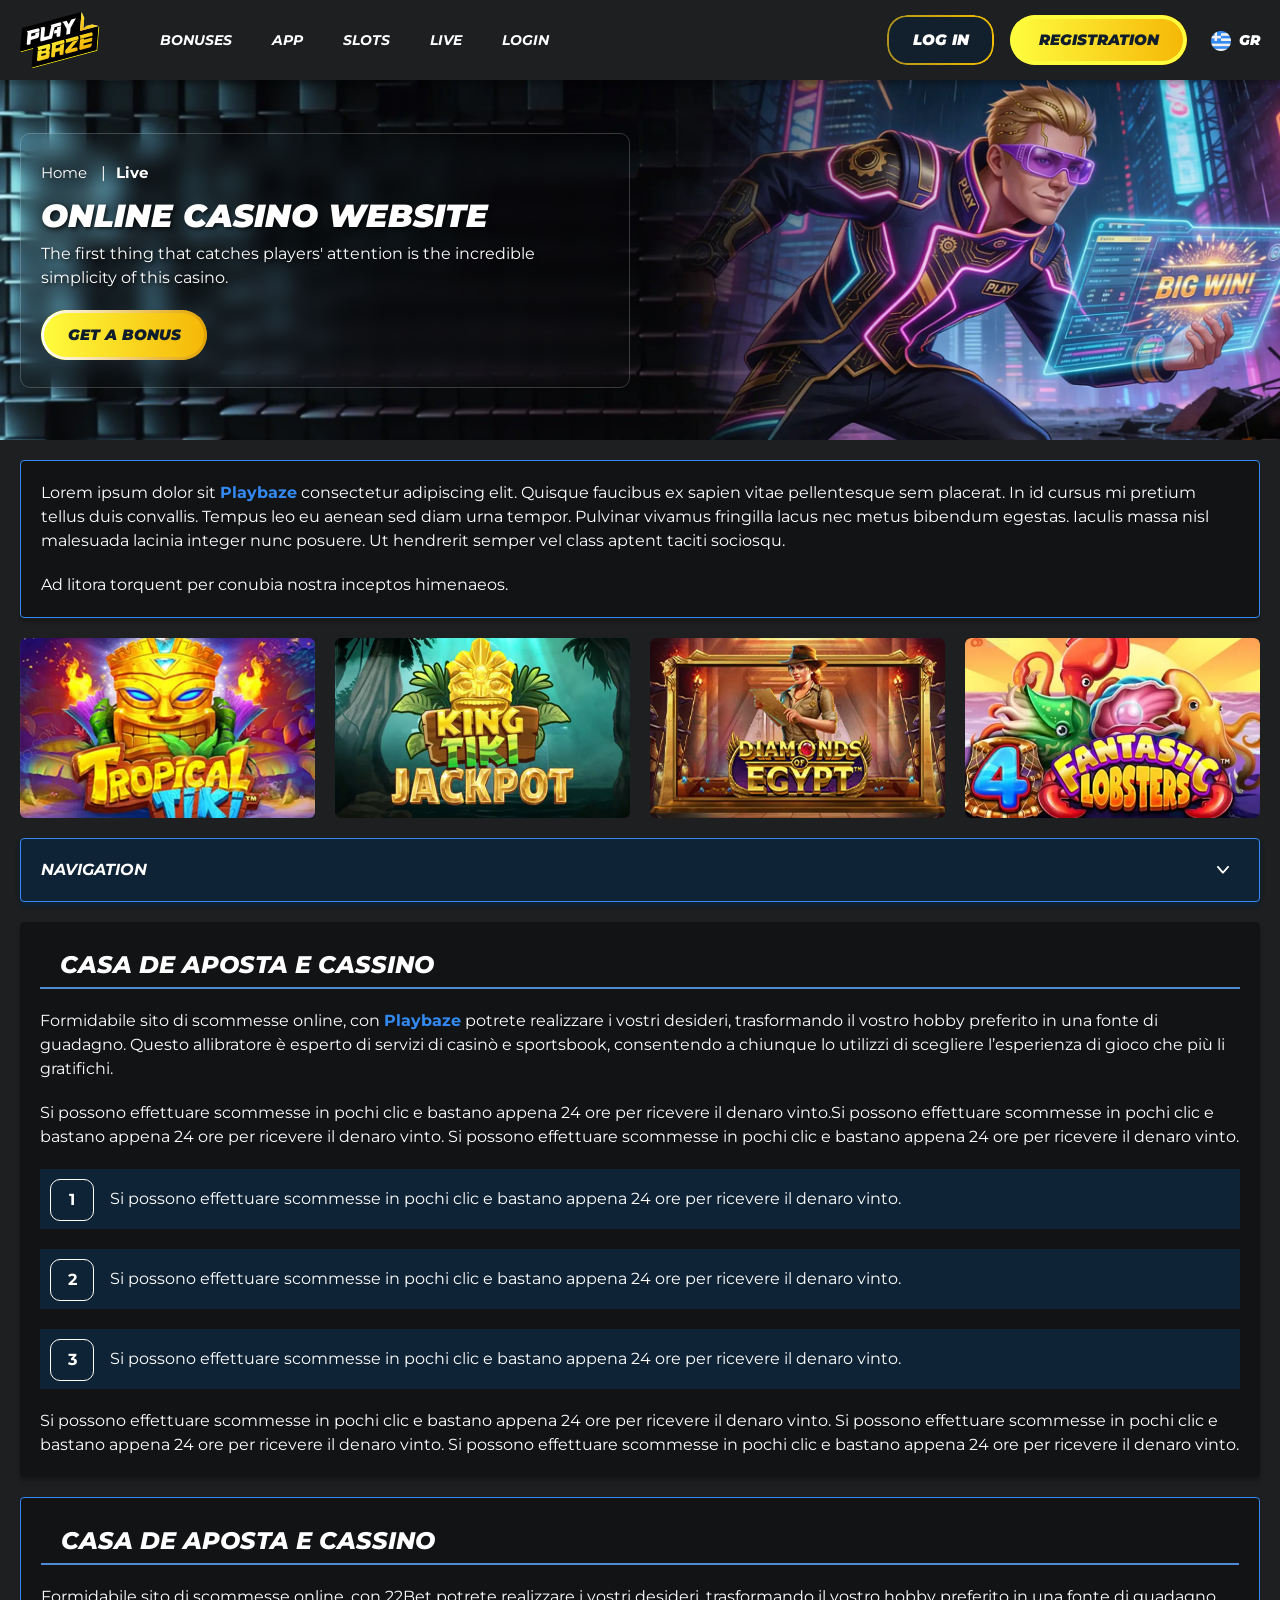
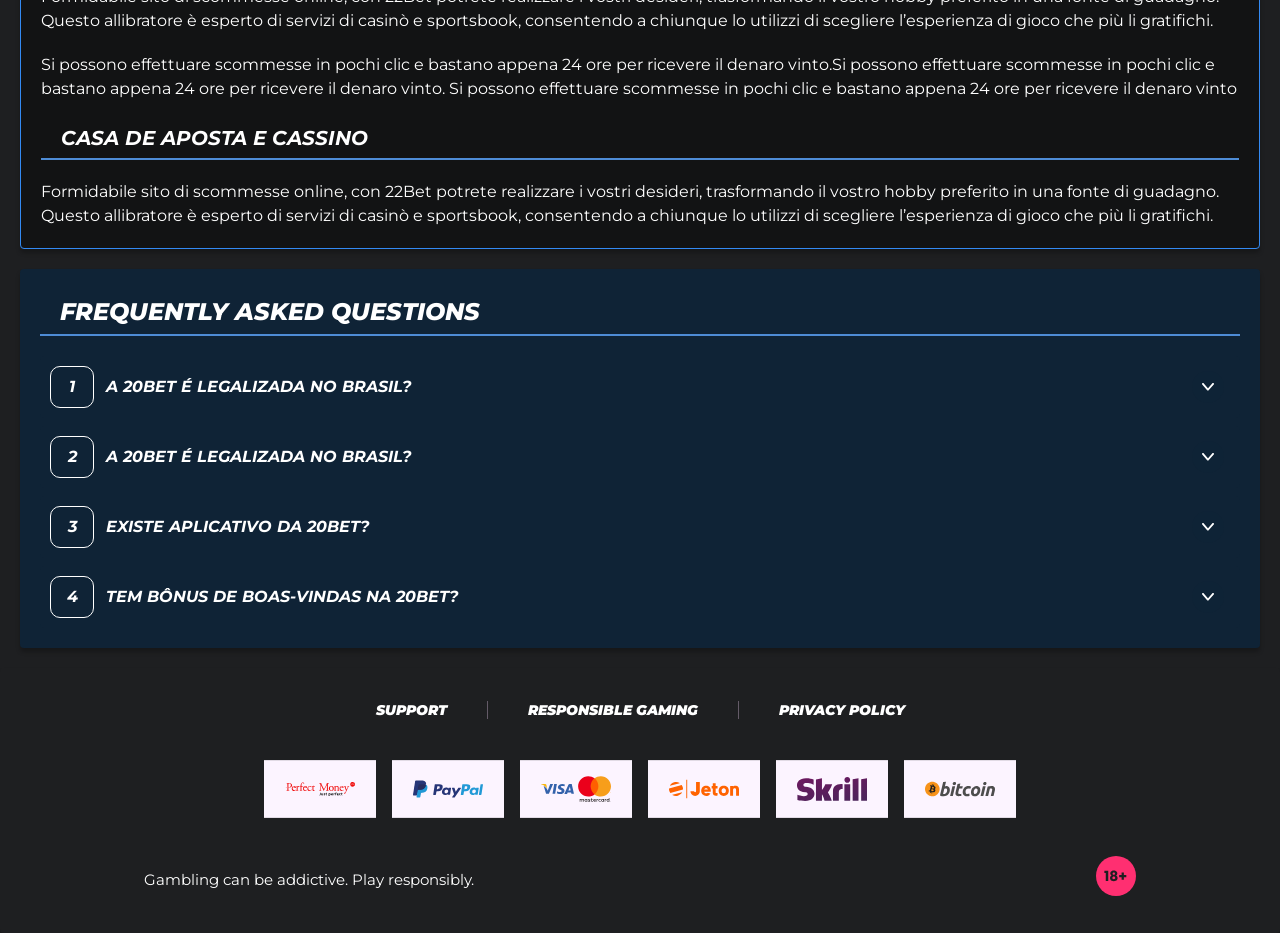
<file: live.html>
<!DOCTYPE html>
<html lang="gr">
  <head>
    <meta charset="UTF-8" />
   
    <meta name="viewport" content="width=device-width, initial-scale=1.0" />
    <title>Playbaze</title>
    <meta name="description" content />
    <meta property="og:site_name" content />
    <meta property="og:title" content />
    <meta property="og:type" content="website" />
    <meta property="og:url" content />
    <meta property="og:image" content />
    <meta property="og:image:alt" content />
    <meta property="og:locale" content="gr" />
    <meta property="og:description" content />
    <link rel="preconnect" href="https://fonts.googleapis.com" />
    <link rel="preconnect" href="https://fonts.gstatic.com" crossorigin="anonymous" />
   <link href="https://fonts.googleapis.com/css2?family=Open+Sans:ital,wght@0,300..800;1,300..800&display=swap" rel="stylesheet">
<link href="https://fonts.googleapis.com/css2?family=Roboto+Condensed:ital,wght@0,100..900;1,100..900&display=swap" rel="stylesheet"> 
<link href="https://fonts.googleapis.com/css2?family=Montserrat:ital,wght@0,100..900;1,100..900&display=swap" rel="stylesheet">
   <link rel="stylesheet" href="./css/reset.css" />
    <link rel="stylesheet" href="./css/main.css" />
    <link rel="stylesheet" href="./css/media.css"/>
    <link rel="icon" href="./images/Group.png" type="image/x-icon"/>
    <script
    src="https://code.jquery.com/jquery-3.6.1.min.js"
    integrity="sha256-o88AwQnZB+VDvE9tvIXrMQaPlFFSUTR+nldQm1LuPXQ="
    crossorigin="anonymous"
  ></script>
  </head>
  <body>
 <header class="header">
      <section class="content header__content">
        <a href="./index.html" class="logo header__logo"
          ><img src="./images/logo.svg" alt="logo" title
        /></a>
        <button class="header__btn-menu" >
          <svg width="16px" height="16px" viewBox="0 0 16 16" xmlns="http://www.w3.org/2000/svg">
              <rect y="0" width="16" height="3" rx="1.5"></rect>
              <rect y="6.5" width="16" height="3" rx="1.5"></rect>
              <rect y="13" width="16" height="3" rx="1.5"></rect>
            </svg>
        </button>

          <nav class="menu header__menu">
              <ul class="header__menu-list">
            <li>
              <a href="./bonus.html">
                <span>Bonuses</span>
              </a>
            </li>
            <li>
              <a href="./app.html">
                <span>App</span>
              </a>
            </li>
            <li>
              <a href="./slots.html">
                <span>slots</span>
              </a>
            </li>
            <li>
              <a href="./live.html">
                <span>live</span>
              </a>
            </li>
           <li>
              <a href="./login.html">
                <span>login</span>
              </a>
            </li>
          </ul>
            <div class="header__button header__button-menu " >
              <a href="#" class="button  button__login-menu">Log In</a>
              <a href="#" class="button button__menu">Registration </a>
            </div>
           
          </nav>
            <a href="#" class="button button__login">Log In</a>
            <a href="#" class="button button__singup">Registration </a>
            <!-- <div id="clock" class="header__time">00:00</div> -->
            <a href="" class="header__flag">
                <span><img src="./images/flag.png" alt="flag" title /></span>
                <span>gr</span>
              </a>
      </section>
    </header>
     <main class="main home main-page">
        <section class=" hero hero__page">
           
            <div class="background  ">
              <img src="./images/live/bg-live.webp" alt="hero" title />
              
            </div>
            <div class="hero__wrapper hero__wrapper-page">
              <div class="hero__data hero__data-bonus">
                <ul
                class="breadcrumbs "
                
              >
                <li
                  
                >
                  <a href="#" >
                    <span >Home</span></a
                  >
                 
                </li>
                <li
                  
                >
                  <a href="#" > <span >Live</span></a>
                 
                </li>
              </ul>
                <h1 class="title general hero__title">
                  Online Casino Website
                </h1>
                 <p class="hero__text">The first thing that catches players' attention is the incredible simplicity of this casino.</p>
               
                <a href="#" class="button  hero__button ">Get a bonus</a>
               
              </div>
             
            </div>
          </section>
      <section class="main__wrap main__wrap-page">
       
       <section class="content__wrapper content__wrapper-page">

         
        
       
          <section class="content article article__border">
            <p>
             Lorem ipsum dolor sit <a href="#">Playbaze</a> consectetur adipiscing elit. Quisque faucibus ex sapien vitae pellentesque sem placerat. In id cursus mi pretium tellus duis convallis. Tempus leo eu aenean sed diam urna tempor. Pulvinar vivamus fringilla lacus nec metus bibendum egestas. Iaculis massa nisl malesuada lacinia integer nunc posuere. Ut hendrerit semper vel class aptent taciti sociosqu.
            </p>
            <p>
             Ad litora torquent per conubia nostra inceptos himenaeos.
            </p>
          </section>
               <section class="content casino">
           
              <ul class="casino__list">
                <li class="casino__item">
                    <div class="casino__wrapper">
                      <img class="casino__img" src="./images/live/card-live1.webp" alt="" title>
                    <div class="casino__hover casino__hover-live">
                        
                        <div class="casino-box">
                            
                        <a href="#" class="button  casino__buttons">Play now</a>
                        </div>
                    </div>
                    </div>
                    
                </li>
                <li class="casino__item">
                  <div class="casino__wrapper">
                    <img class="casino__img" src="./images/live/card-live2.webp" alt="" title>
                <div class="casino__hover casino__hover-live">
                      
                        <div class="casino-box">
                            
                        <a href="#" class="button  casino__buttons">Play now</a>
                        </div>
                    </div>
                  </div>
                 
              </li>
              <li class="casino__item">
                <div class="casino__wrapper">
                  <img class="casino__img" src="./images/live/card-live3.webp" alt="" title>
               <div class="casino__hover casino__hover-live">
                        
                        <div class="casino-box">
                            
                        <a href="#" class="button  casino__buttons">Play now</a>
                        </div>
                    </div>
               
            </li>
             <li class="casino__item">
                <div class="casino__wrapper">
                  <img class="casino__img" src="./images/live/card-live4.webp" alt="" title>
               <div class="casino__hover casino__hover-live">
                        
                        <div class="casino-box">
                            
                        <a href="#" class="button  casino__buttons">Play now</a>
                        </div>
                    </div>
               
            </li>
           
            

              </ul>
         </section>
             
       <section class="content menu-review__content">
              

            
                <div class="menu__review-desk menu__review-content">Navigation</div>
                <ul class="menu__review menu__review-list">
                  <li><a href="#">Lorem ipsum dolor sit</a></li>
                    <li><a href="#">Amet consectetur adipiscing</a></li>
                      <li><a href="#">Quisque faucibus ex sapien vitaeno</a></li>
                        <li><a href="#">Ut hendrerit semper</a></li>
                          <li><a href="#">Pulvinar vivamus fringillas</a></li>
                 
                         <li><a href="#">Ad litora torquent per conubia</a></li>
                </ul>
             
          
          </section>
        
          <section class="content article">
            <h2 class="title high article__title">Casa de Aposta e Cassino</h2>
             
            <p>
             Formidabile sito di scommesse online, con <a href="#">Playbaze</a> potrete realizzare i vostri desideri, trasformando il vostro hobby preferito in una fonte di guadagno. Questo allibratore è esperto di servizi di casinò e sportsbook, consentendo a chiunque lo utilizzi di scegliere l’esperienza di gioco che più li gratifichi.
            </p>
            <p>
             Si possono effettuare scommesse in pochi clic e bastano appena 24 ore per ricevere il denaro vinto.Si possono effettuare scommesse in pochi clic e bastano appena 24 ore per ricevere il denaro vinto. Si possono effettuare scommesse in pochi clic e bastano appena 24 ore per ricevere il denaro vinto.
            </p>
           <ol>
              <li>Si possono effettuare scommesse in pochi clic e bastano appena 24 ore per ricevere il denaro vinto.</li>
              <li>Si possono effettuare scommesse in pochi clic e bastano appena 24 ore per ricevere il denaro vinto.</li>
              <li>Si possono effettuare scommesse in pochi clic e bastano appena 24 ore per ricevere il denaro vinto.</li>
            </ol>
            <p>Si possono effettuare scommesse in pochi clic e bastano appena 24 ore per ricevere il denaro vinto. Si possono effettuare scommesse in pochi clic e bastano appena 24 ore per ricevere il denaro vinto. Si possono effettuare scommesse in pochi clic e bastano appena 24 ore per ricevere il denaro vinto.</p>
          </section>
         
         
           <section class="content article article__border">
            <h2 class="title high article__title">Casa de Aposta e Cassino</h2>
            <p>Formidabile sito di scommesse online, con 22Bet potrete realizzare i vostri desideri, trasformando il vostro hobby preferito in una fonte di guadagno. Questo allibratore è esperto di servizi di casinò e sportsbook, consentendo a chiunque lo utilizzi di scegliere l’esperienza di gioco che più li gratifichi.</p>
            <p>Si possono effettuare scommesse in pochi clic e bastano appena 24 ore per ricevere il denaro vinto.Si possono effettuare scommesse in pochi clic e bastano appena 24 ore per ricevere il denaro vinto. Si possono effettuare scommesse in pochi clic e bastano appena 24 ore per ricevere il denaro vinto</p>
            <h3>Casa de Aposta e Cassino</h3>
            <p>Formidabile sito di scommesse online, con 22Bet potrete realizzare i vostri desideri, trasformando il vostro hobby preferito in una fonte di guadagno. Questo allibratore è esperto di servizi di casinò e sportsbook, consentendo a chiunque lo utilizzi di scegliere l’esperienza di gioco che più li gratifichi.</p>
           </section>

          <section class="content faq">
            <h2 class="title high faq__title">Frequently Asked Questions</h2>
            <ul class="faq__list " >
              <li class="faq__item"  >
                <h3 class="title medium faq__subtitle js-button-expander js-button-expander--faq"  >A 20Bet é legalizada no Brasil?
                 </h3>
                <div  class="faq__answer js-expand-content js-expand-content--faq" >
                  <p  >
                    Sim, a casa de apostas tem licença emitida por Curaçao, que é reconhecida no Brasil e a permite atuar por aqui.
                  </p>
                </div>
              </li>
              <li class="faq__item"  >
                <h3 class="title medium faq__subtitle js-button-expander js-button-expander--faq"  >A 20Bet é legalizada no Brasil?</h3>
                <div class="faq__answer js-expand-content js-expand-content--faq" >
                  <p  >
                    Sim, a casa de apostas tem licença emitida por Curaçao, que é reconhecida no Brasil e a permite atuar por aqui.
                  </p>
                </div>
              </li> 
              <li class="faq__item"  >
                <h3 class="title medium faq__subtitle js-button-expander js-button-expander--faq"  >Existe aplicativo da 20Bet?</h3>
                <div class="faq__answer js-expand-content js-expand-content--faq" >
                  <p  >
                   Sim, disponível para sistemas operacionais iOS e Android.
                  </p>
                </div>
              </li> 
              <li class="faq__item"  >
                <h3 class="title medium faq__subtitle js-button-expander js-button-expander--faq"  >Tem bônus de boas-vindas na 20Bet?</h3>
                <div class="faq__answer js-expand-content js-expand-content--faq" >
                  <p  >
                   O pacote especial para novos usuários da 20Bet paga 100% sobre o primeiro depósito, com limite de 600 BRL.
                  </p>
                </div>
              </li> 
             
            </ul>
          </section>
          
        </section> 
      
        <div class=""  onclick="scrollToTop()">
          <button class="main__arrow" id="scrollToTopBtn"></button>
        </div> 
        
      </section>
    </main> 
  <footer class=" footer ">
      <section class="content footer__content">
        <ul class="footer__menu">
        
         <li><a href="./support.html">Support</a></li>
         <li><a href="./responsible.html">Responsible Gaming</a></li>
         <li><a href="./policy.html">Privacy Policy</a></li>
        
        </ul>
       
          <ul class="footer__cards-list">
           
            <li>
              <a href="#"
                ><img src="./images/footer-img1.svg" alt="cardvisa" title
              /></a>
            </li>
             <li>
              <a href="#"
                ><img src="./images/footer-img2.svg" alt="cardvisa" title
              /></a>
            </li>
              <li>
              <a href="#"
                ><img src="./images/footer-img3.svg" alt="cardvisa" title
              /></a>
            </li>
              <li>
              <a href="#"
                ><img src="./images/footer-img4.svg" alt="cardvisa" title
              /></a>
            </li>
              <li>
              <a href="#"
                ><img src="./images/footer-img5.svg" alt="cardvisa" title
              /></a>
            </li>
              <li>
              <a href="#"
                ><img src="./images/footer-img6.svg" alt="cardvisa" title
              /></a>
            </li>
           
          </ul>
       
        <div class="footer__wrapp">
          <div class="footer__text">
           
            <p>Gambling can be addictive. Play responsibly. 
</p>
           
          </div>
          <div class="footer__age">
            <img src="./images/age.svg" alt="age" title />
          </div>
        </div>
      
      </section>
    </footer>
    <script src="./js/arrowUp.js" defer></script>
    <script src="./js/sidebar.js" defer></script>
    <script src="./js/expander.js" defer></script>
    <script src="./js/mobile-menu.js" defer></script>
    <!-- <script src="./js/clock.js" defer></script> -->
  </body>
</html>
</file>
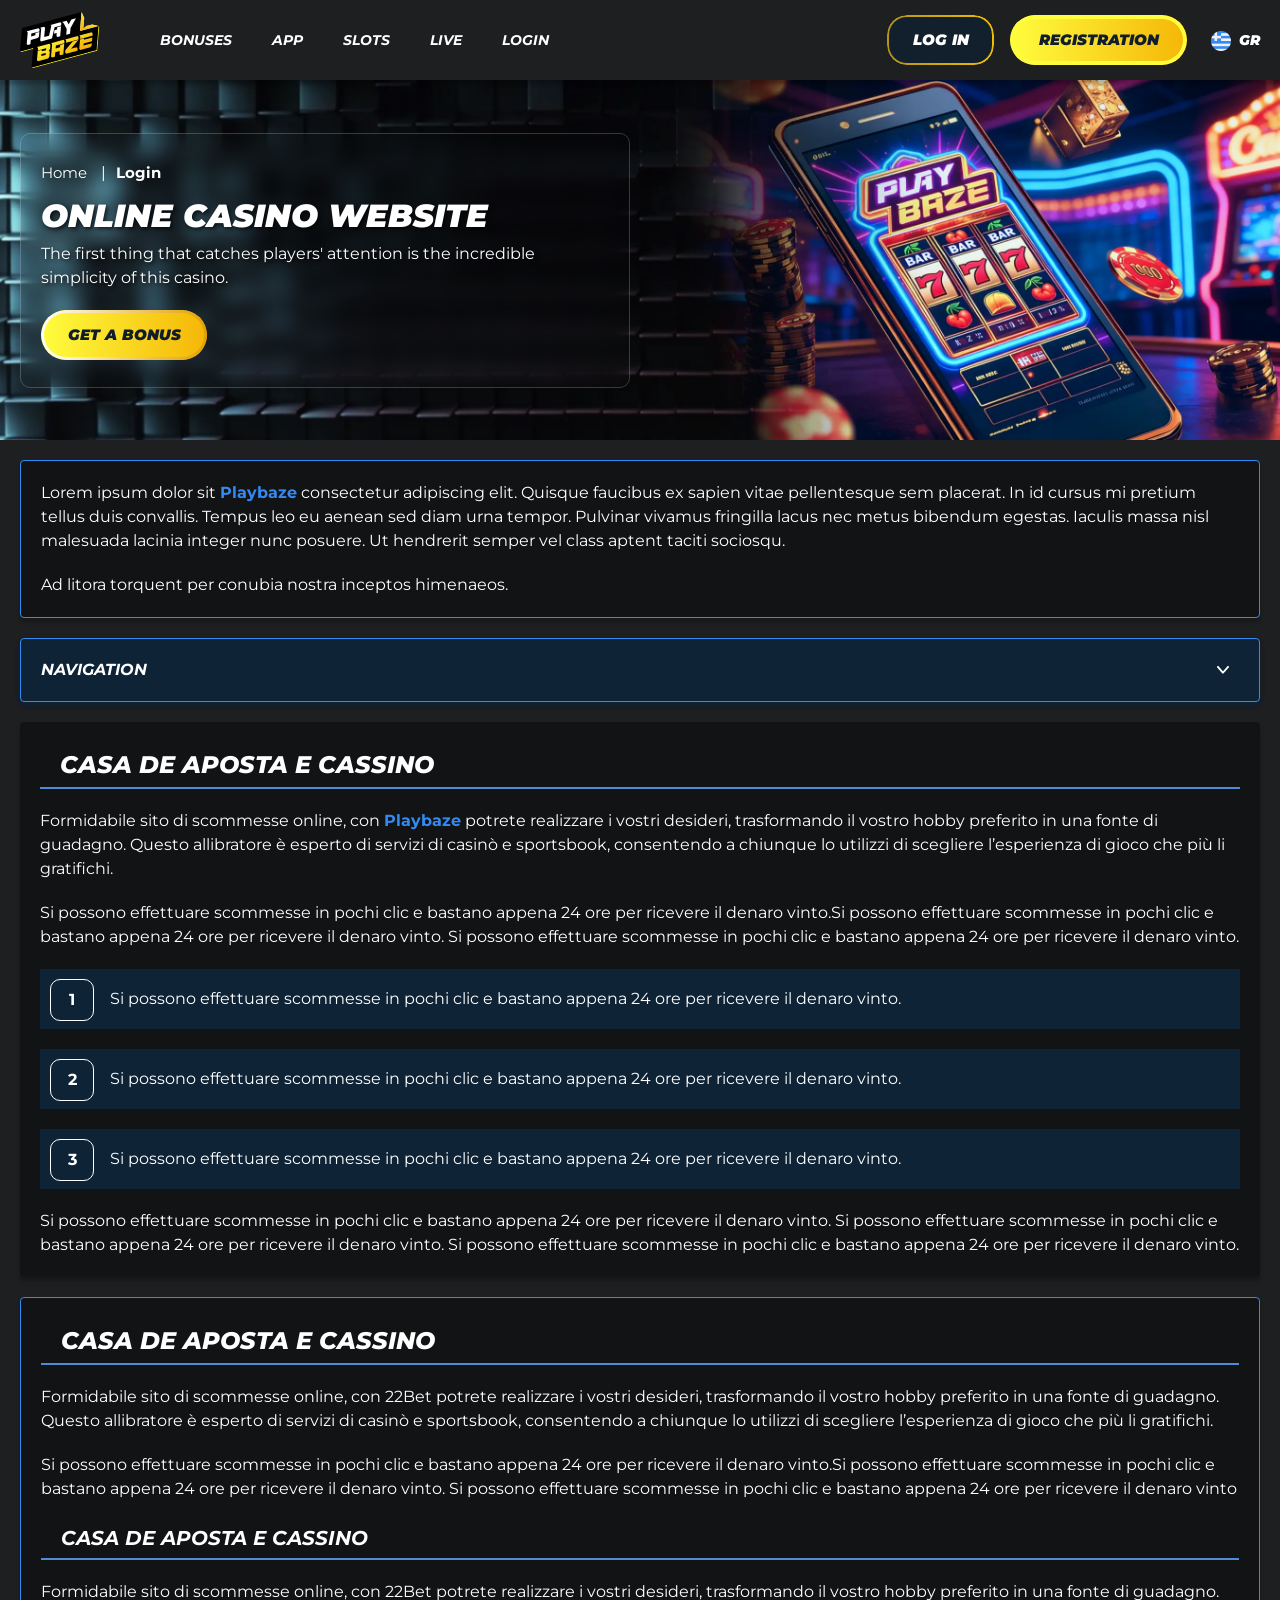
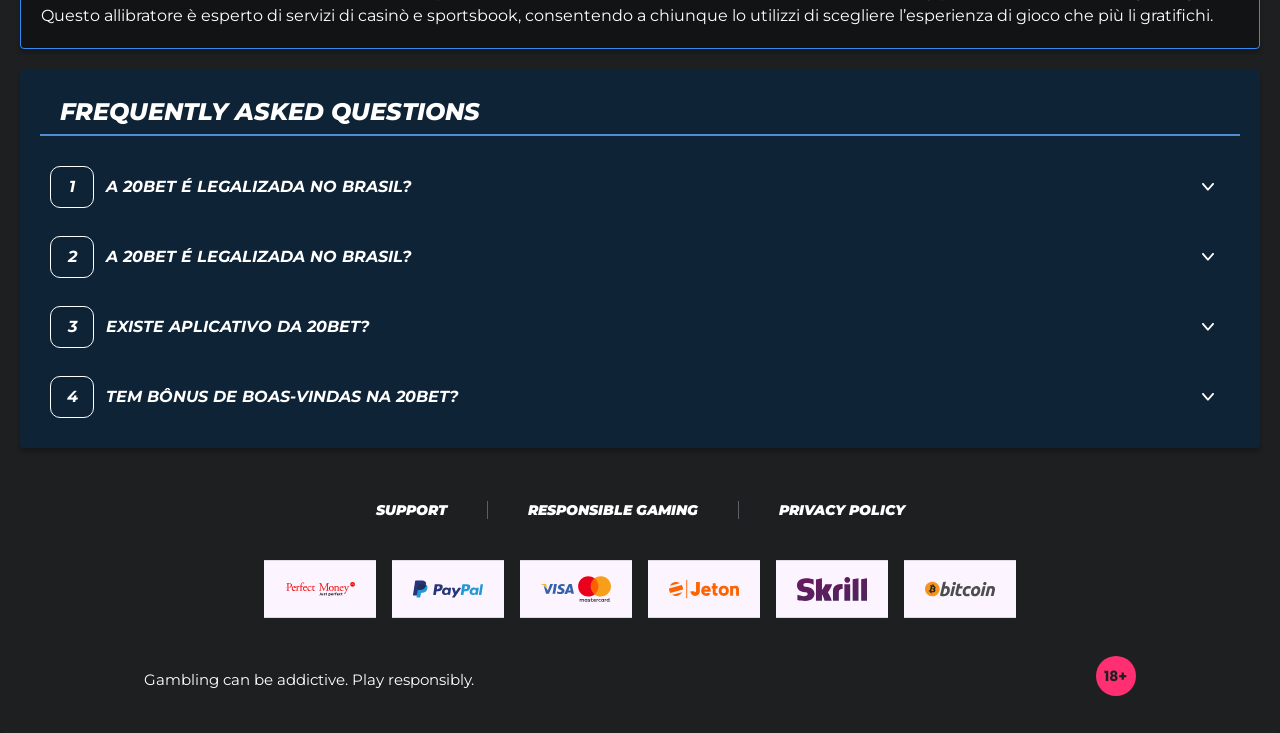
<file: login.html>
<!DOCTYPE html>
<html lang="gr">
  <head>
    <meta charset="UTF-8" />
   
    <meta name="viewport" content="width=device-width, initial-scale=1.0" />
    <title>Playbaze</title>
    <meta name="description" content />
    <meta property="og:site_name" content />
    <meta property="og:title" content />
    <meta property="og:type" content="website" />
    <meta property="og:url" content />
    <meta property="og:image" content />
    <meta property="og:image:alt" content />
    <meta property="og:locale" content="gr" />
    <meta property="og:description" content />
    <link rel="preconnect" href="https://fonts.googleapis.com" />
    <link rel="preconnect" href="https://fonts.gstatic.com" crossorigin="anonymous" />
   <link href="https://fonts.googleapis.com/css2?family=Open+Sans:ital,wght@0,300..800;1,300..800&display=swap" rel="stylesheet">
<link href="https://fonts.googleapis.com/css2?family=Roboto+Condensed:ital,wght@0,100..900;1,100..900&display=swap" rel="stylesheet"> 
<link href="https://fonts.googleapis.com/css2?family=Montserrat:ital,wght@0,100..900;1,100..900&display=swap" rel="stylesheet">
   <link rel="stylesheet" href="./css/reset.css" />
    <link rel="stylesheet" href="./css/main.css" />
    <link rel="stylesheet" href="./css/media.css"/>
    <link rel="icon" href="./images/Group.png" type="image/x-icon"/>
    <script
    src="https://code.jquery.com/jquery-3.6.1.min.js"
    integrity="sha256-o88AwQnZB+VDvE9tvIXrMQaPlFFSUTR+nldQm1LuPXQ="
    crossorigin="anonymous"
  ></script>
  </head>
  <body>
     <header class="header">
      <section class="content header__content">
        <a href="./index.html" class="logo header__logo"
          ><img src="./images/logo.svg" alt="logo" title
        /></a>
        <button class="header__btn-menu" >
          <svg width="16px" height="16px" viewBox="0 0 16 16" xmlns="http://www.w3.org/2000/svg">
              <rect y="0" width="16" height="3" rx="1.5"></rect>
              <rect y="6.5" width="16" height="3" rx="1.5"></rect>
              <rect y="13" width="16" height="3" rx="1.5"></rect>
            </svg>
        </button>

          <nav class="menu header__menu">
              <ul class="header__menu-list">
            <li>
              <a href="./bonus.html">
                <span>Bonuses</span>
              </a>
            </li>
            <li>
              <a href="./app.html">
                <span>App</span>
              </a>
            </li>
            <li>
              <a href="./slots.html">
                <span>slots</span>
              </a>
            </li>
            <li>
              <a href="./live.html">
                <span>live</span>
              </a>
            </li>
           <li>
              <a href="./login.html">
                <span>login</span>
              </a>
            </li>
          </ul>
            <div class="header__button header__button-menu " >
              <a href="#" class="button  button__login-menu">Log In</a>
              <a href="#" class="button button__menu">Registration </a>
            </div>
           
          </nav>
            <a href="#" class="button button__login">Log In</a>
            <a href="#" class="button button__singup">Registration </a>
            <!-- <div id="clock" class="header__time">00:00</div> -->
            <a href="" class="header__flag">
                <span><img src="./images/flag.png" alt="flag" title /></span>
                <span>gr</span>
              </a>
      </section>
    </header>
     <main class="main home main-page">
        <section class=" hero hero__page">
           
            <div class="background  ">
              <img src="./images/layout-images/bg-login.webp" alt="hero" title />
              
            </div>
            <div class="hero__wrapper hero__wrapper-page">
              <div class="hero__data hero__data-bonus">
                <ul
                class="breadcrumbs "
                
              >
                <li
                  
                >
                  <a href="#" >
                    <span >Home</span></a
                  >
                 
                </li>
                <li
                  
                >
                  <a href="#" > <span >Login</span></a>
                 
                </li>
              </ul>
                <h1 class="title general hero__title">
                  Online Casino Website
                </h1>
                 <p class="hero__text">The first thing that catches players' attention is the incredible simplicity of this casino.</p>
               
                <a href="#" class="button  hero__button ">Get a bonus</a>
               
              </div>
             
            </div>
          </section>
      <section class="main__wrap main__wrap-page">
       
       <section class="content__wrapper content__wrapper-page">

         
        
       
          <section class="content article article__border">
            <p>
             Lorem ipsum dolor sit <a href="#">Playbaze</a> consectetur adipiscing elit. Quisque faucibus ex sapien vitae pellentesque sem placerat. In id cursus mi pretium tellus duis convallis. Tempus leo eu aenean sed diam urna tempor. Pulvinar vivamus fringilla lacus nec metus bibendum egestas. Iaculis massa nisl malesuada lacinia integer nunc posuere. Ut hendrerit semper vel class aptent taciti sociosqu.
            </p>
            <p>
             Ad litora torquent per conubia nostra inceptos himenaeos.
            </p>
          </section>
           <section class="content menu-review__content">
              

            
                <div class="menu__review-desk menu__review-content">Navigation</div>
                <ul class="menu__review menu__review-list">
                  <li><a href="#">Lorem ipsum dolor sit</a></li>
                    <li><a href="#">Amet consectetur adipiscing</a></li>
                      <li><a href="#">Quisque faucibus ex sapien vitaeno</a></li>
                        <li><a href="#">Ut hendrerit semper</a></li>
                          <li><a href="#">Pulvinar vivamus fringillas</a></li>
                 
                         <li><a href="#">Ad litora torquent per conubia</a></li>
                </ul>
             
          
          </section>
        
          <section class="content article">
            <h2 class="title high article__title">Casa de Aposta e Cassino</h2>
             
            <p>
             Formidabile sito di scommesse online, con <a href="#">Playbaze</a> potrete realizzare i vostri desideri, trasformando il vostro hobby preferito in una fonte di guadagno. Questo allibratore è esperto di servizi di casinò e sportsbook, consentendo a chiunque lo utilizzi di scegliere l’esperienza di gioco che più li gratifichi.
            </p>
            <p>
             Si possono effettuare scommesse in pochi clic e bastano appena 24 ore per ricevere il denaro vinto.Si possono effettuare scommesse in pochi clic e bastano appena 24 ore per ricevere il denaro vinto. Si possono effettuare scommesse in pochi clic e bastano appena 24 ore per ricevere il denaro vinto.
            </p>
           <ol>
              <li>Si possono effettuare scommesse in pochi clic e bastano appena 24 ore per ricevere il denaro vinto.</li>
              <li>Si possono effettuare scommesse in pochi clic e bastano appena 24 ore per ricevere il denaro vinto.</li>
              <li>Si possono effettuare scommesse in pochi clic e bastano appena 24 ore per ricevere il denaro vinto.</li>
            </ol>
            <p>Si possono effettuare scommesse in pochi clic e bastano appena 24 ore per ricevere il denaro vinto. Si possono effettuare scommesse in pochi clic e bastano appena 24 ore per ricevere il denaro vinto. Si possono effettuare scommesse in pochi clic e bastano appena 24 ore per ricevere il denaro vinto.</p>
          </section>
         
         
           <section class="content article article__border">
            <h2 class="title high article__title">Casa de Aposta e Cassino</h2>
            <p>Formidabile sito di scommesse online, con 22Bet potrete realizzare i vostri desideri, trasformando il vostro hobby preferito in una fonte di guadagno. Questo allibratore è esperto di servizi di casinò e sportsbook, consentendo a chiunque lo utilizzi di scegliere l’esperienza di gioco che più li gratifichi.</p>
            <p>Si possono effettuare scommesse in pochi clic e bastano appena 24 ore per ricevere il denaro vinto.Si possono effettuare scommesse in pochi clic e bastano appena 24 ore per ricevere il denaro vinto. Si possono effettuare scommesse in pochi clic e bastano appena 24 ore per ricevere il denaro vinto</p>
            <h3>Casa de Aposta e Cassino</h3>
            <p>Formidabile sito di scommesse online, con 22Bet potrete realizzare i vostri desideri, trasformando il vostro hobby preferito in una fonte di guadagno. Questo allibratore è esperto di servizi di casinò e sportsbook, consentendo a chiunque lo utilizzi di scegliere l’esperienza di gioco che più li gratifichi.</p>
           </section>

          <section class="content faq">
            <h2 class="title high faq__title">Frequently Asked Questions</h2>
            <ul class="faq__list " >
              <li class="faq__item"  >
                <h3 class="title medium faq__subtitle js-button-expander js-button-expander--faq"  >A 20Bet é legalizada no Brasil?
                 </h3>
                <div  class="faq__answer js-expand-content js-expand-content--faq" >
                  <p  >
                    Sim, a casa de apostas tem licença emitida por Curaçao, que é reconhecida no Brasil e a permite atuar por aqui.
                  </p>
                </div>
              </li>
              <li class="faq__item"  >
                <h3 class="title medium faq__subtitle js-button-expander js-button-expander--faq"  >A 20Bet é legalizada no Brasil?</h3>
                <div class="faq__answer js-expand-content js-expand-content--faq" >
                  <p  >
                    Sim, a casa de apostas tem licença emitida por Curaçao, que é reconhecida no Brasil e a permite atuar por aqui.
                  </p>
                </div>
              </li> 
              <li class="faq__item"  >
                <h3 class="title medium faq__subtitle js-button-expander js-button-expander--faq"  >Existe aplicativo da 20Bet?</h3>
                <div class="faq__answer js-expand-content js-expand-content--faq" >
                  <p  >
                   Sim, disponível para sistemas operacionais iOS e Android.
                  </p>
                </div>
              </li> 
              <li class="faq__item"  >
                <h3 class="title medium faq__subtitle js-button-expander js-button-expander--faq"  >Tem bônus de boas-vindas na 20Bet?</h3>
                <div class="faq__answer js-expand-content js-expand-content--faq" >
                  <p  >
                   O pacote especial para novos usuários da 20Bet paga 100% sobre o primeiro depósito, com limite de 600 BRL.
                  </p>
                </div>
              </li> 
             
            </ul>
          </section>
          
        </section> 
      
        <div class=""  onclick="scrollToTop()">
          <button class="main__arrow" id="scrollToTopBtn"></button>
        </div> 
        
      </section>
    </main> 
   <footer class=" footer ">
      <section class="content footer__content">
        <ul class="footer__menu">
        
         <li><a href="./support.html">Support</a></li>
         <li><a href="./responsible.html">Responsible Gaming</a></li>
         <li><a href="./policy.html">Privacy Policy</a></li>
        
        </ul>
       
          <ul class="footer__cards-list">
           
            <li>
              <a href="#"
                ><img src="./images/footer-img1.svg" alt="cardvisa" title
              /></a>
            </li>
             <li>
              <a href="#"
                ><img src="./images/footer-img2.svg" alt="cardvisa" title
              /></a>
            </li>
              <li>
              <a href="#"
                ><img src="./images/footer-img3.svg" alt="cardvisa" title
              /></a>
            </li>
              <li>
              <a href="#"
                ><img src="./images/footer-img4.svg" alt="cardvisa" title
              /></a>
            </li>
              <li>
              <a href="#"
                ><img src="./images/footer-img5.svg" alt="cardvisa" title
              /></a>
            </li>
              <li>
              <a href="#"
                ><img src="./images/footer-img6.svg" alt="cardvisa" title
              /></a>
            </li>
           
          </ul>
       
        <div class="footer__wrapp">
          <div class="footer__text">
           
            <p>Gambling can be addictive. Play responsibly. 
</p>
           
          </div>
          <div class="footer__age">
            <img src="./images/age.svg" alt="age" title />
          </div>
        </div>
      
      </section>
    </footer>
    <script src="./js/arrowUp.js" defer></script>
    <script src="./js/sidebar.js" defer></script>
    <script src="./js/expander.js" defer></script>
    <script src="./js/mobile-menu.js" defer></script>
    <!-- <script src="./js/clock.js" defer></script> -->
  </body>
</html>
</file>
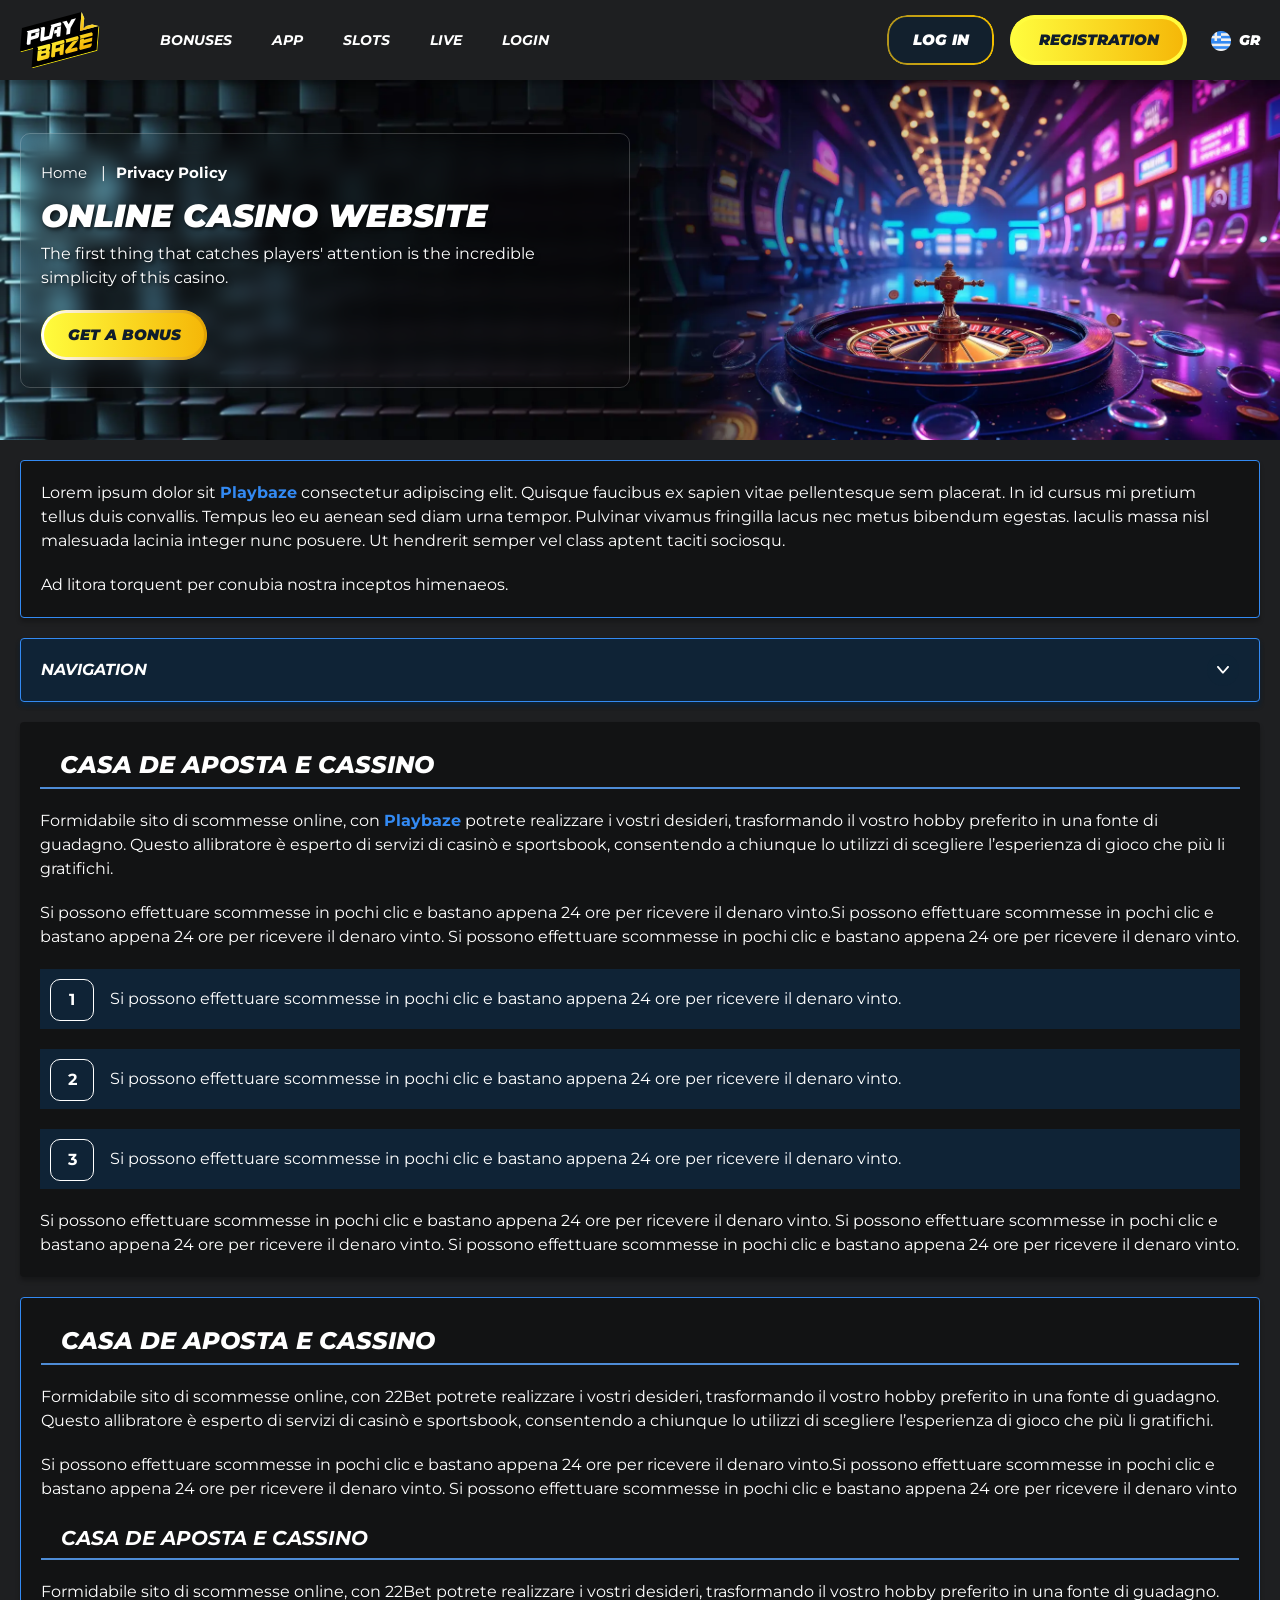
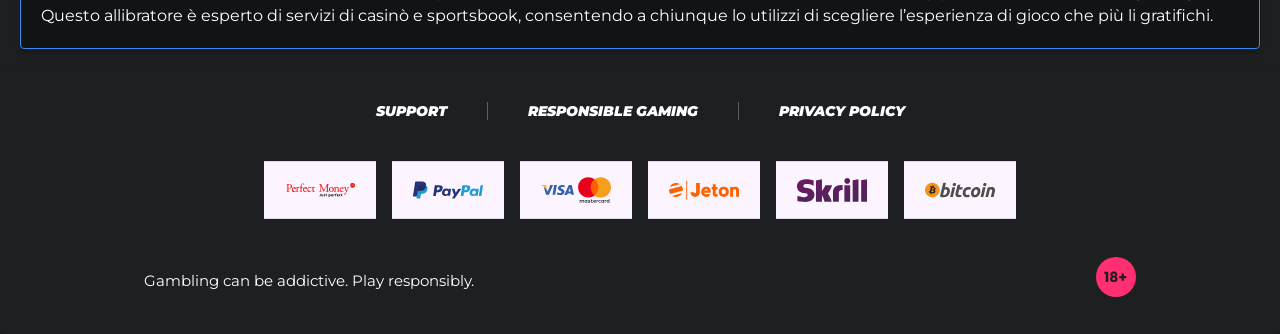
<file: policy.html>
<!DOCTYPE html>
<html lang="gr">
  <head>
    <meta charset="UTF-8" />
   
    <meta name="viewport" content="width=device-width, initial-scale=1.0" />
    <title>Playbaze</title>
    <meta name="description" content />
    <meta property="og:site_name" content />
    <meta property="og:title" content />
    <meta property="og:type" content="website" />
    <meta property="og:url" content />
    <meta property="og:image" content />
    <meta property="og:image:alt" content />
    <meta property="og:locale" content="gr" />
    <meta property="og:description" content />
    <link rel="preconnect" href="https://fonts.googleapis.com" />
    <link rel="preconnect" href="https://fonts.gstatic.com" crossorigin="anonymous" />
   <link href="https://fonts.googleapis.com/css2?family=Open+Sans:ital,wght@0,300..800;1,300..800&display=swap" rel="stylesheet">
<link href="https://fonts.googleapis.com/css2?family=Roboto+Condensed:ital,wght@0,100..900;1,100..900&display=swap" rel="stylesheet"> 
<link href="https://fonts.googleapis.com/css2?family=Montserrat:ital,wght@0,100..900;1,100..900&display=swap" rel="stylesheet">
   <link rel="stylesheet" href="./css/reset.css" />
    <link rel="stylesheet" href="./css/main.css" />
    <link rel="stylesheet" href="./css/media.css"/>
    <link rel="icon" href="./images/Group.png" type="image/x-icon"/>
    <script
    src="https://code.jquery.com/jquery-3.6.1.min.js"
    integrity="sha256-o88AwQnZB+VDvE9tvIXrMQaPlFFSUTR+nldQm1LuPXQ="
    crossorigin="anonymous"
  ></script>
  </head>
  <body>
     <header class="header">
      <section class="content header__content">
        <a href="./index.html" class="logo header__logo"
          ><img src="./images/logo.svg" alt="logo" title
        /></a>
        <button class="header__btn-menu" >
          <svg width="16px" height="16px" viewBox="0 0 16 16" xmlns="http://www.w3.org/2000/svg">
              <rect y="0" width="16" height="3" rx="1.5"></rect>
              <rect y="6.5" width="16" height="3" rx="1.5"></rect>
              <rect y="13" width="16" height="3" rx="1.5"></rect>
            </svg>
        </button>

          <nav class="menu header__menu">
              <ul class="header__menu-list">
            <li>
              <a href="./bonus.html">
                <span>Bonuses</span>
              </a>
            </li>
            <li>
              <a href="./app.html">
                <span>App</span>
              </a>
            </li>
            <li>
              <a href="./slots.html">
                <span>slots</span>
              </a>
            </li>
            <li>
              <a href="./live.html">
                <span>live</span>
              </a>
            </li>
           <li>
              <a href="./login.html">
                <span>login</span>
              </a>
            </li>
          </ul>
            <div class="header__button header__button-menu " >
              <a href="#" class="button  button__login-menu">Log In</a>
              <a href="#" class="button button__menu">Registration </a>
            </div>
           
          </nav>
            <a href="#" class="button button__login">Log In</a>
            <a href="#" class="button button__singup">Registration </a>
            <!-- <div id="clock" class="header__time">00:00</div> -->
            <a href="" class="header__flag">
                <span><img src="./images/flag.png" alt="flag" title /></span>
                <span>gr</span>
              </a>
      </section>
    </header>
     <main class="main home main-page">
        <section class=" hero hero__page">
           
            <div class="background  ">
              <img src="./images/layout-images/bg-policy.webp" alt="hero" title />
              
            </div>
            <div class="hero__wrapper hero__wrapper-page">
              <div class="hero__data hero__data-bonus">
                <ul
                class="breadcrumbs "
                
              >
                <li
                  
                >
                  <a href="#" >
                    <span >Home</span></a
                  >
                 
                </li>
                <li
                  
                >
                  <a href="#" > <span >Privacy Policy</span></a>
                 
                </li>
              </ul>
                <h1 class="title general hero__title">
                  Online Casino Website
                </h1>
                 <p class="hero__text">The first thing that catches players' attention is the incredible simplicity of this casino.</p>
               
                <a href="#" class="button  hero__button ">Get a bonus</a>
               
              </div>
             
            </div>
          </section>
      <section class="main__wrap main__wrap-page">
       
       <section class="content__wrapper content__wrapper-page">

         
        
       
          <section class="content article article__border">
            <p>
             Lorem ipsum dolor sit <a href="#">Playbaze</a> consectetur adipiscing elit. Quisque faucibus ex sapien vitae pellentesque sem placerat. In id cursus mi pretium tellus duis convallis. Tempus leo eu aenean sed diam urna tempor. Pulvinar vivamus fringilla lacus nec metus bibendum egestas. Iaculis massa nisl malesuada lacinia integer nunc posuere. Ut hendrerit semper vel class aptent taciti sociosqu.
            </p>
            <p>
             Ad litora torquent per conubia nostra inceptos himenaeos.
            </p>
          </section>
           <section class="content menu-review__content">
              

            
                <div class="menu__review-desk menu__review-content">Navigation</div>
                <ul class="menu__review menu__review-list">
                  <li><a href="#">Lorem ipsum dolor sit</a></li>
                    <li><a href="#">Amet consectetur adipiscing</a></li>
                      <li><a href="#">Quisque faucibus ex sapien vitaeno</a></li>
                        <li><a href="#">Ut hendrerit semper</a></li>
                          <li><a href="#">Pulvinar vivamus fringillas</a></li>
                 
                         <li><a href="#">Ad litora torquent per conubia</a></li>
                </ul>
             
          
          </section>
        
          <section class="content article">
            <h2 class="title high article__title">Casa de Aposta e Cassino</h2>
             
            <p>
             Formidabile sito di scommesse online, con <a href="#">Playbaze</a> potrete realizzare i vostri desideri, trasformando il vostro hobby preferito in una fonte di guadagno. Questo allibratore è esperto di servizi di casinò e sportsbook, consentendo a chiunque lo utilizzi di scegliere l’esperienza di gioco che più li gratifichi.
            </p>
            <p>
             Si possono effettuare scommesse in pochi clic e bastano appena 24 ore per ricevere il denaro vinto.Si possono effettuare scommesse in pochi clic e bastano appena 24 ore per ricevere il denaro vinto. Si possono effettuare scommesse in pochi clic e bastano appena 24 ore per ricevere il denaro vinto.
            </p>
           <ol>
              <li>Si possono effettuare scommesse in pochi clic e bastano appena 24 ore per ricevere il denaro vinto.</li>
              <li>Si possono effettuare scommesse in pochi clic e bastano appena 24 ore per ricevere il denaro vinto.</li>
              <li>Si possono effettuare scommesse in pochi clic e bastano appena 24 ore per ricevere il denaro vinto.</li>
            </ol>
            <p>Si possono effettuare scommesse in pochi clic e bastano appena 24 ore per ricevere il denaro vinto. Si possono effettuare scommesse in pochi clic e bastano appena 24 ore per ricevere il denaro vinto. Si possono effettuare scommesse in pochi clic e bastano appena 24 ore per ricevere il denaro vinto.</p>
          </section>
         
         
           <section class="content article article__border">
            <h2 class="title high article__title">Casa de Aposta e Cassino</h2>
            <p>Formidabile sito di scommesse online, con 22Bet potrete realizzare i vostri desideri, trasformando il vostro hobby preferito in una fonte di guadagno. Questo allibratore è esperto di servizi di casinò e sportsbook, consentendo a chiunque lo utilizzi di scegliere l’esperienza di gioco che più li gratifichi.</p>
            <p>Si possono effettuare scommesse in pochi clic e bastano appena 24 ore per ricevere il denaro vinto.Si possono effettuare scommesse in pochi clic e bastano appena 24 ore per ricevere il denaro vinto. Si possono effettuare scommesse in pochi clic e bastano appena 24 ore per ricevere il denaro vinto</p>
            <h3>Casa de Aposta e Cassino</h3>
            <p>Formidabile sito di scommesse online, con 22Bet potrete realizzare i vostri desideri, trasformando il vostro hobby preferito in una fonte di guadagno. Questo allibratore è esperto di servizi di casinò e sportsbook, consentendo a chiunque lo utilizzi di scegliere l’esperienza di gioco che più li gratifichi.</p>
           </section>

       
        </section> 
      
        <div class=""  onclick="scrollToTop()">
          <button class="main__arrow" id="scrollToTopBtn"></button>
        </div> 
        
      </section>
    </main> 
   <footer class=" footer ">
      <section class="content footer__content">
        <ul class="footer__menu">
        
         <li><a href="./support.html">Support</a></li>
         <li><a href="./responsible.html">Responsible Gaming</a></li>
         <li><a href="./policy.html">Privacy Policy</a></li>
        
        </ul>
       
          <ul class="footer__cards-list">
           
            <li>
              <a href="#"
                ><img src="./images/footer-img1.svg" alt="cardvisa" title
              /></a>
            </li>
             <li>
              <a href="#"
                ><img src="./images/footer-img2.svg" alt="cardvisa" title
              /></a>
            </li>
              <li>
              <a href="#"
                ><img src="./images/footer-img3.svg" alt="cardvisa" title
              /></a>
            </li>
              <li>
              <a href="#"
                ><img src="./images/footer-img4.svg" alt="cardvisa" title
              /></a>
            </li>
              <li>
              <a href="#"
                ><img src="./images/footer-img5.svg" alt="cardvisa" title
              /></a>
            </li>
              <li>
              <a href="#"
                ><img src="./images/footer-img6.svg" alt="cardvisa" title
              /></a>
            </li>
           
          </ul>
       
        <div class="footer__wrapp">
          <div class="footer__text">
           
            <p>Gambling can be addictive. Play responsibly. 
</p>
           
          </div>
          <div class="footer__age">
            <img src="./images/age.svg" alt="age" title />
          </div>
        </div>
      
      </section>
    </footer>
    <script src="./js/arrowUp.js" defer></script>
    <script src="./js/sidebar.js" defer></script>
    <script src="./js/expander.js" defer></script>
    <script src="./js/mobile-menu.js" defer></script>
    <!-- <script src="./js/clock.js" defer></script> -->
  </body>
</html>
</file>
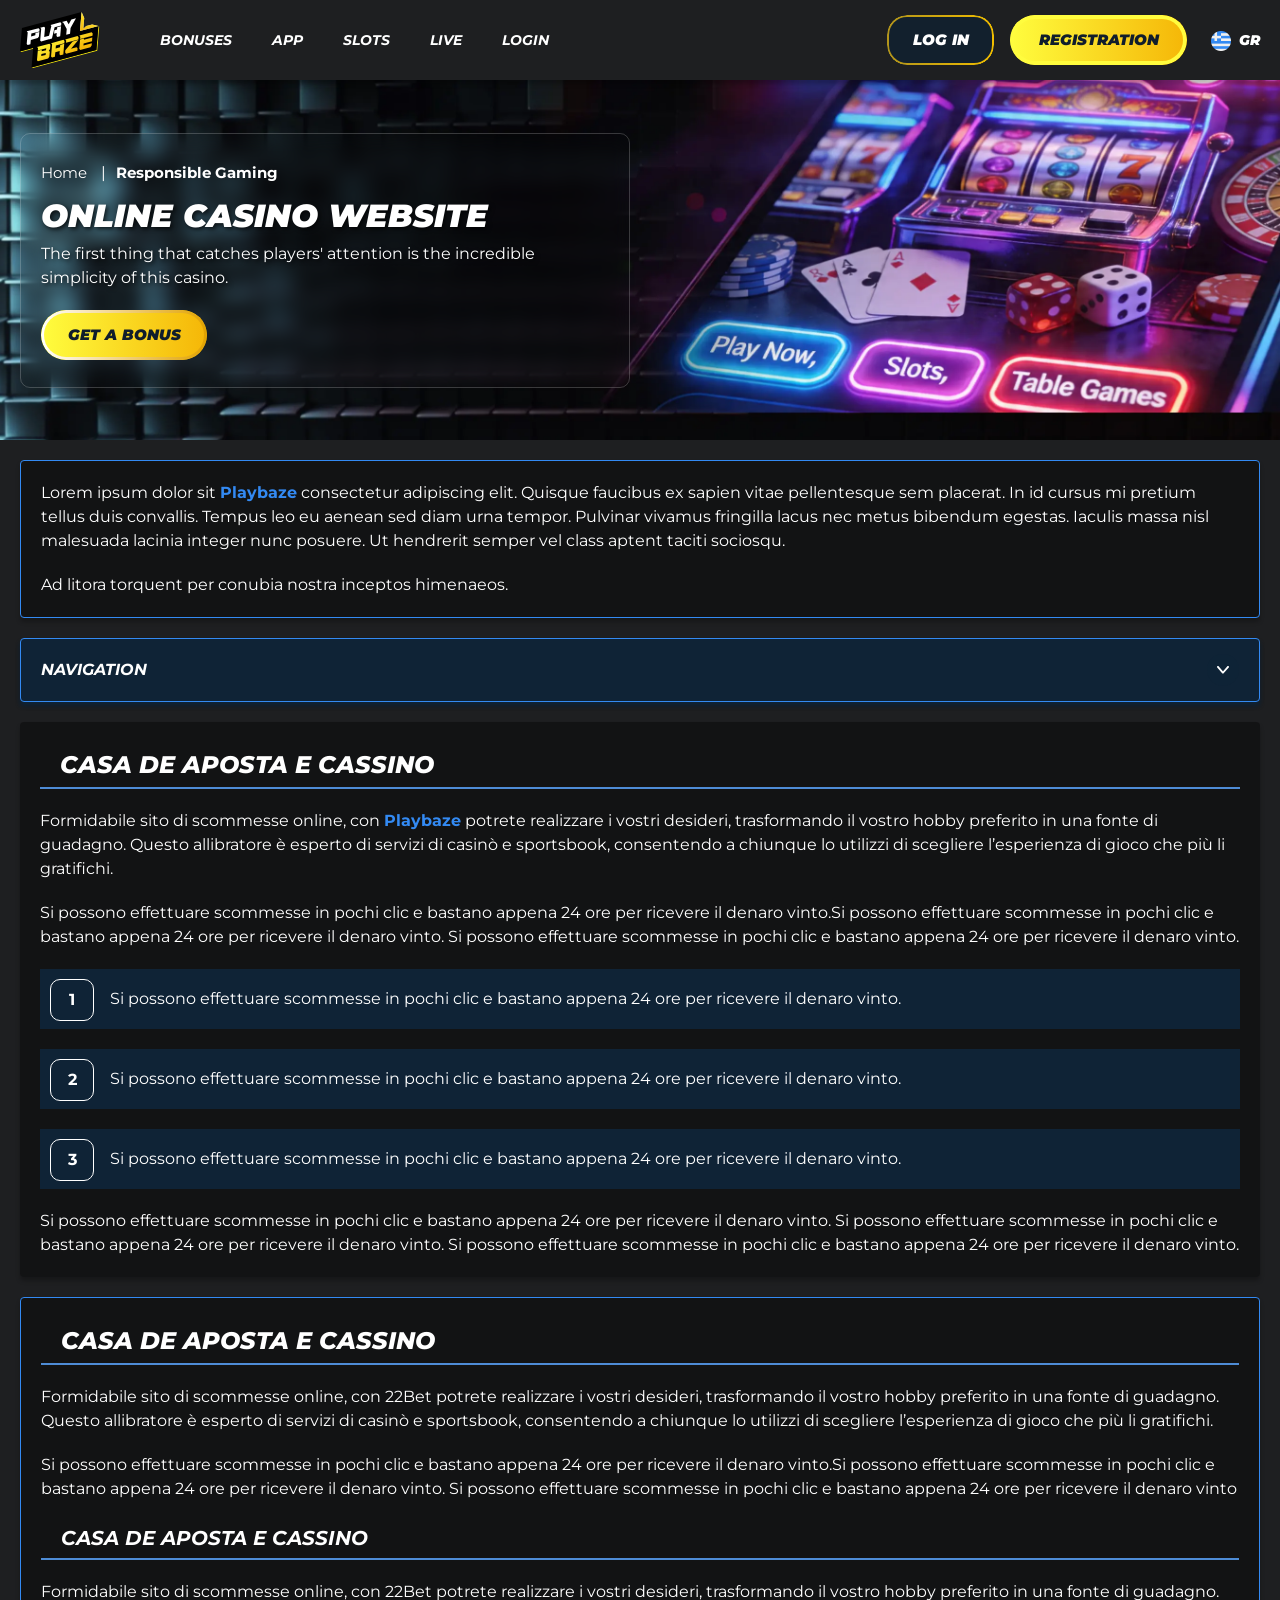
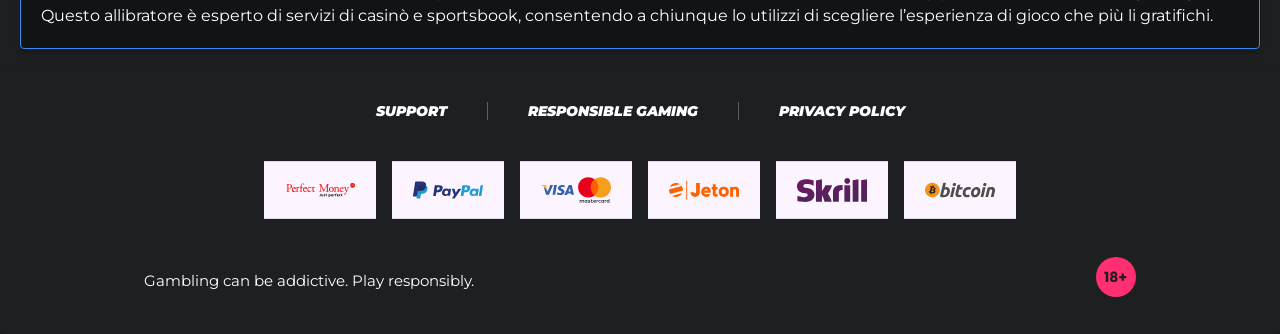
<file: responsible.html>
<!DOCTYPE html>
<html lang="gr">
  <head>
    <meta charset="UTF-8" />
   
    <meta name="viewport" content="width=device-width, initial-scale=1.0" />
    <title>Playbaze</title>
    <meta name="description" content />
    <meta property="og:site_name" content />
    <meta property="og:title" content />
    <meta property="og:type" content="website" />
    <meta property="og:url" content />
    <meta property="og:image" content />
    <meta property="og:image:alt" content />
    <meta property="og:locale" content="gr" />
    <meta property="og:description" content />
    <link rel="preconnect" href="https://fonts.googleapis.com" />
    <link rel="preconnect" href="https://fonts.gstatic.com" crossorigin="anonymous" />
   <link href="https://fonts.googleapis.com/css2?family=Open+Sans:ital,wght@0,300..800;1,300..800&display=swap" rel="stylesheet">
<link href="https://fonts.googleapis.com/css2?family=Roboto+Condensed:ital,wght@0,100..900;1,100..900&display=swap" rel="stylesheet"> 
<link href="https://fonts.googleapis.com/css2?family=Montserrat:ital,wght@0,100..900;1,100..900&display=swap" rel="stylesheet">
   <link rel="stylesheet" href="./css/reset.css" />
    <link rel="stylesheet" href="./css/main.css" />
    <link rel="stylesheet" href="./css/media.css"/>
    <link rel="icon" href="./images/Group.png" type="image/x-icon"/>
    <script
    src="https://code.jquery.com/jquery-3.6.1.min.js"
    integrity="sha256-o88AwQnZB+VDvE9tvIXrMQaPlFFSUTR+nldQm1LuPXQ="
    crossorigin="anonymous"
  ></script>
  </head>
  <body>
     <header class="header">
      <section class="content header__content">
        <a href="./index.html" class="logo header__logo"
          ><img src="./images/logo.svg" alt="logo" title
        /></a>
        <button class="header__btn-menu" >
          <svg width="16px" height="16px" viewBox="0 0 16 16" xmlns="http://www.w3.org/2000/svg">
              <rect y="0" width="16" height="3" rx="1.5"></rect>
              <rect y="6.5" width="16" height="3" rx="1.5"></rect>
              <rect y="13" width="16" height="3" rx="1.5"></rect>
            </svg>
        </button>

          <nav class="menu header__menu">
              <ul class="header__menu-list">
            <li>
              <a href="./bonus.html">
                <span>Bonuses</span>
              </a>
            </li>
            <li>
              <a href="./app.html">
                <span>App</span>
              </a>
            </li>
            <li>
              <a href="./slots.html">
                <span>slots</span>
              </a>
            </li>
            <li>
              <a href="./live.html">
                <span>live</span>
              </a>
            </li>
           <li>
              <a href="./login.html">
                <span>login</span>
              </a>
            </li>
          </ul>
            <div class="header__button header__button-menu " >
              <a href="#" class="button  button__login-menu">Log In</a>
              <a href="#" class="button button__menu">Registration </a>
            </div>
           
          </nav>
            <a href="#" class="button button__login">Log In</a>
            <a href="#" class="button button__singup">Registration </a>
            <!-- <div id="clock" class="header__time">00:00</div> -->
            <a href="" class="header__flag">
                <span><img src="./images/flag.png" alt="flag" title /></span>
                <span>gr</span>
              </a>
      </section>
    </header>
     <main class="main home main-page">
        <section class=" hero hero__page">
           
            <div class="background  ">
              <img src="./images/layout-images/bg-responsible.webp" alt="hero" title />
              
            </div>
            <div class="hero__wrapper hero__wrapper-page">
              <div class="hero__data hero__data-bonus">
                <ul
                class="breadcrumbs "
                
              >
                <li
                  
                >
                  <a href="#" >
                    <span >Home</span></a
                  >
                 
                </li>
                <li
                  
                >
                  <a href="#" > <span >Responsible Gaming</span></a>
                 
                </li>
              </ul>
                <h1 class="title general hero__title">
                  Online Casino Website
                </h1>
                 <p class="hero__text">The first thing that catches players' attention is the incredible simplicity of this casino.</p>
               
                <a href="#" class="button  hero__button ">Get a bonus</a>
               
              </div>
             
            </div>
          </section>
      <section class="main__wrap main__wrap-page">
       
       <section class="content__wrapper content__wrapper-page">

         
        
       
          <section class="content article article__border">
            <p>
             Lorem ipsum dolor sit <a href="#">Playbaze</a> consectetur adipiscing elit. Quisque faucibus ex sapien vitae pellentesque sem placerat. In id cursus mi pretium tellus duis convallis. Tempus leo eu aenean sed diam urna tempor. Pulvinar vivamus fringilla lacus nec metus bibendum egestas. Iaculis massa nisl malesuada lacinia integer nunc posuere. Ut hendrerit semper vel class aptent taciti sociosqu.
            </p>
            <p>
             Ad litora torquent per conubia nostra inceptos himenaeos.
            </p>
          </section>
           <section class="content menu-review__content">
              

            
                <div class="menu__review-desk menu__review-content">Navigation</div>
                <ul class="menu__review menu__review-list">
                  <li><a href="#">Lorem ipsum dolor sit</a></li>
                    <li><a href="#">Amet consectetur adipiscing</a></li>
                      <li><a href="#">Quisque faucibus ex sapien vitaeno</a></li>
                        <li><a href="#">Ut hendrerit semper</a></li>
                          <li><a href="#">Pulvinar vivamus fringillas</a></li>
                 
                         <li><a href="#">Ad litora torquent per conubia</a></li>
                </ul>
             
          
          </section>
        
          <section class="content article">
            <h2 class="title high article__title">Casa de Aposta e Cassino</h2>
             
            <p>
             Formidabile sito di scommesse online, con <a href="#">Playbaze</a> potrete realizzare i vostri desideri, trasformando il vostro hobby preferito in una fonte di guadagno. Questo allibratore è esperto di servizi di casinò e sportsbook, consentendo a chiunque lo utilizzi di scegliere l’esperienza di gioco che più li gratifichi.
            </p>
            <p>
             Si possono effettuare scommesse in pochi clic e bastano appena 24 ore per ricevere il denaro vinto.Si possono effettuare scommesse in pochi clic e bastano appena 24 ore per ricevere il denaro vinto. Si possono effettuare scommesse in pochi clic e bastano appena 24 ore per ricevere il denaro vinto.
            </p>
           <ol>
              <li>Si possono effettuare scommesse in pochi clic e bastano appena 24 ore per ricevere il denaro vinto.</li>
              <li>Si possono effettuare scommesse in pochi clic e bastano appena 24 ore per ricevere il denaro vinto.</li>
              <li>Si possono effettuare scommesse in pochi clic e bastano appena 24 ore per ricevere il denaro vinto.</li>
            </ol>
            <p>Si possono effettuare scommesse in pochi clic e bastano appena 24 ore per ricevere il denaro vinto. Si possono effettuare scommesse in pochi clic e bastano appena 24 ore per ricevere il denaro vinto. Si possono effettuare scommesse in pochi clic e bastano appena 24 ore per ricevere il denaro vinto.</p>
          </section>
         
         
           <section class="content article article__border">
            <h2 class="title high article__title">Casa de Aposta e Cassino</h2>
            <p>Formidabile sito di scommesse online, con 22Bet potrete realizzare i vostri desideri, trasformando il vostro hobby preferito in una fonte di guadagno. Questo allibratore è esperto di servizi di casinò e sportsbook, consentendo a chiunque lo utilizzi di scegliere l’esperienza di gioco che più li gratifichi.</p>
            <p>Si possono effettuare scommesse in pochi clic e bastano appena 24 ore per ricevere il denaro vinto.Si possono effettuare scommesse in pochi clic e bastano appena 24 ore per ricevere il denaro vinto. Si possono effettuare scommesse in pochi clic e bastano appena 24 ore per ricevere il denaro vinto</p>
            <h3>Casa de Aposta e Cassino</h3>
            <p>Formidabile sito di scommesse online, con 22Bet potrete realizzare i vostri desideri, trasformando il vostro hobby preferito in una fonte di guadagno. Questo allibratore è esperto di servizi di casinò e sportsbook, consentendo a chiunque lo utilizzi di scegliere l’esperienza di gioco che più li gratifichi.</p>
           </section>

       
        </section> 
      
        <div class=""  onclick="scrollToTop()">
          <button class="main__arrow" id="scrollToTopBtn"></button>
        </div> 
        
      </section>
    </main> 
   <footer class=" footer ">
      <section class="content footer__content">
        <ul class="footer__menu">
        
         <li><a href="./support.html">Support</a></li>
         <li><a href="./responsible.html">Responsible Gaming</a></li>
         <li><a href="./policy.html">Privacy Policy</a></li>
        
        </ul>
       
          <ul class="footer__cards-list">
           
            <li>
              <a href="#"
                ><img src="./images/footer-img1.svg" alt="cardvisa" title
              /></a>
            </li>
             <li>
              <a href="#"
                ><img src="./images/footer-img2.svg" alt="cardvisa" title
              /></a>
            </li>
              <li>
              <a href="#"
                ><img src="./images/footer-img3.svg" alt="cardvisa" title
              /></a>
            </li>
              <li>
              <a href="#"
                ><img src="./images/footer-img4.svg" alt="cardvisa" title
              /></a>
            </li>
              <li>
              <a href="#"
                ><img src="./images/footer-img5.svg" alt="cardvisa" title
              /></a>
            </li>
              <li>
              <a href="#"
                ><img src="./images/footer-img6.svg" alt="cardvisa" title
              /></a>
            </li>
           
          </ul>
       
        <div class="footer__wrapp">
          <div class="footer__text">
           
            <p>Gambling can be addictive. Play responsibly. 
</p>
           
          </div>
          <div class="footer__age">
            <img src="./images/age.svg" alt="age" title />
          </div>
        </div>
      
      </section>
    </footer>
    <script src="./js/arrowUp.js" defer></script>
    <script src="./js/sidebar.js" defer></script>
    <script src="./js/expander.js" defer></script>
    <script src="./js/mobile-menu.js" defer></script>
    <!-- <script src="./js/clock.js" defer></script> -->
  </body>
</html>
</file>
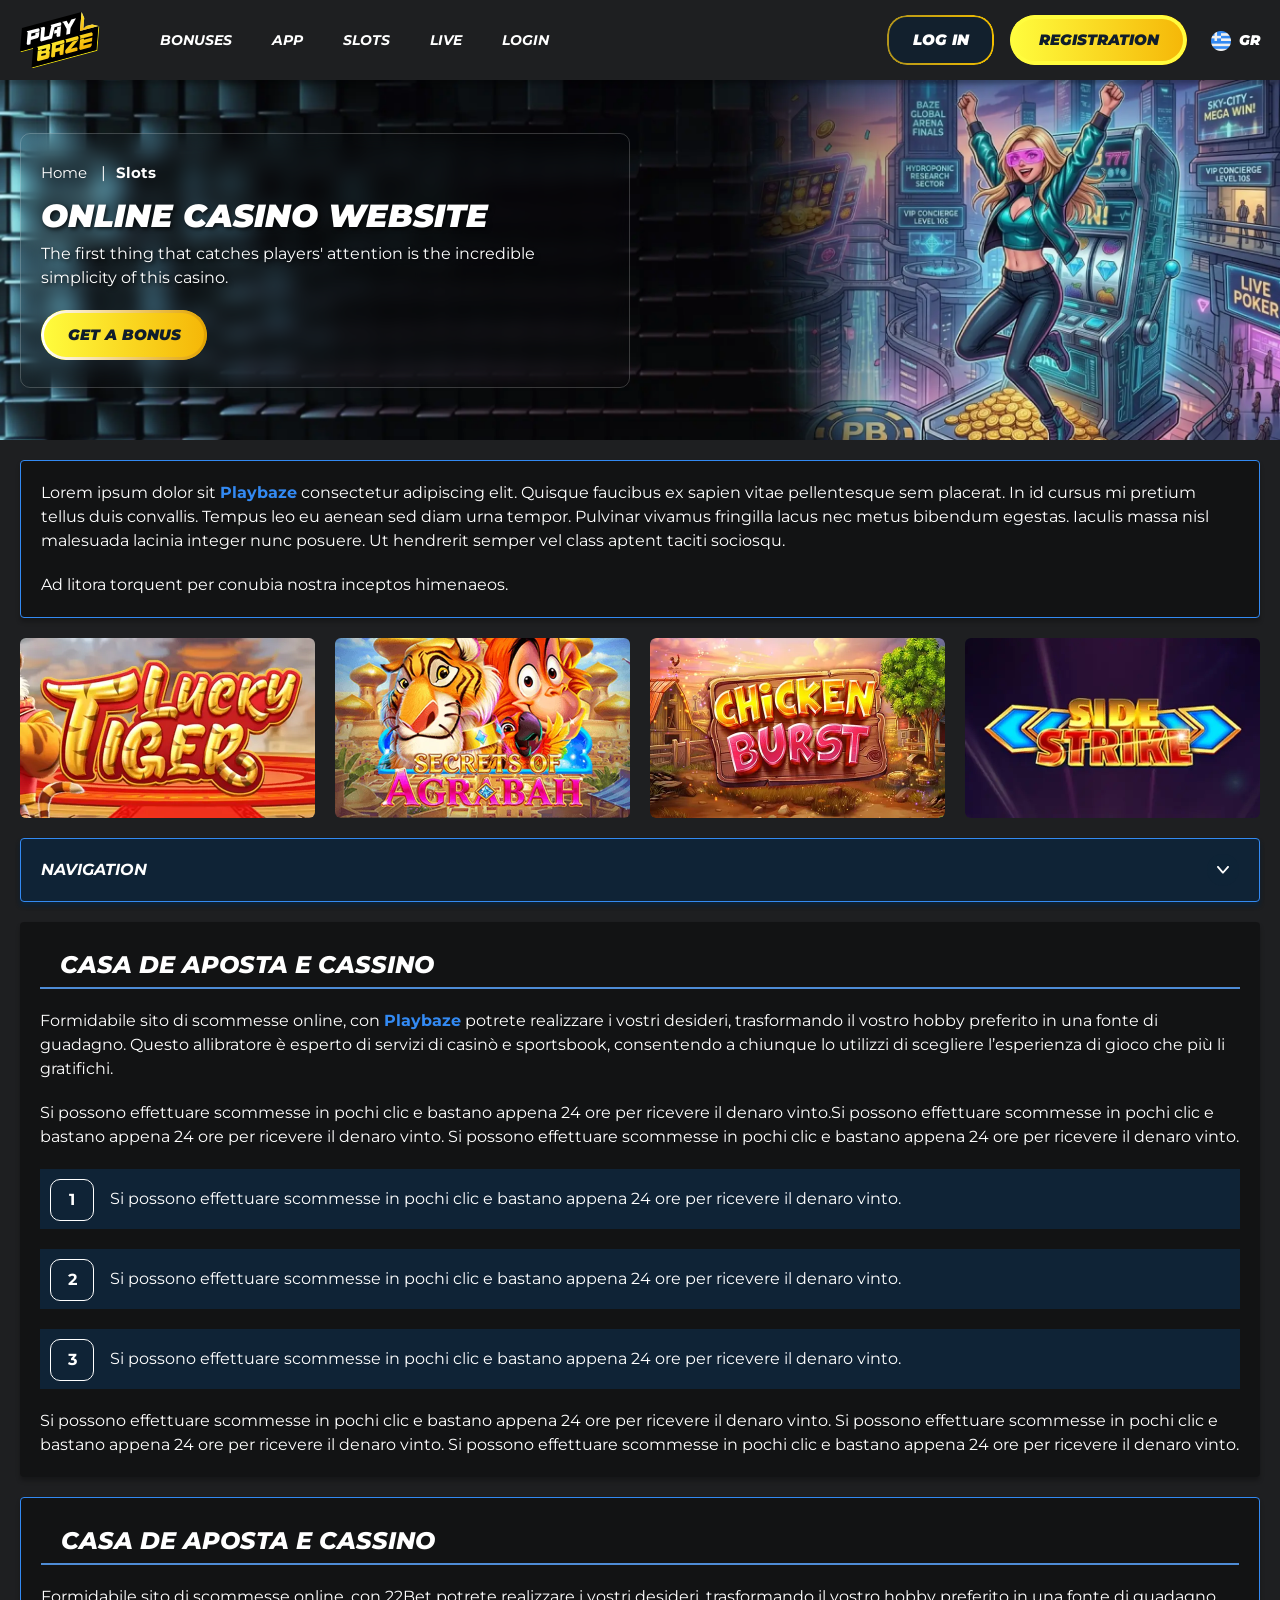
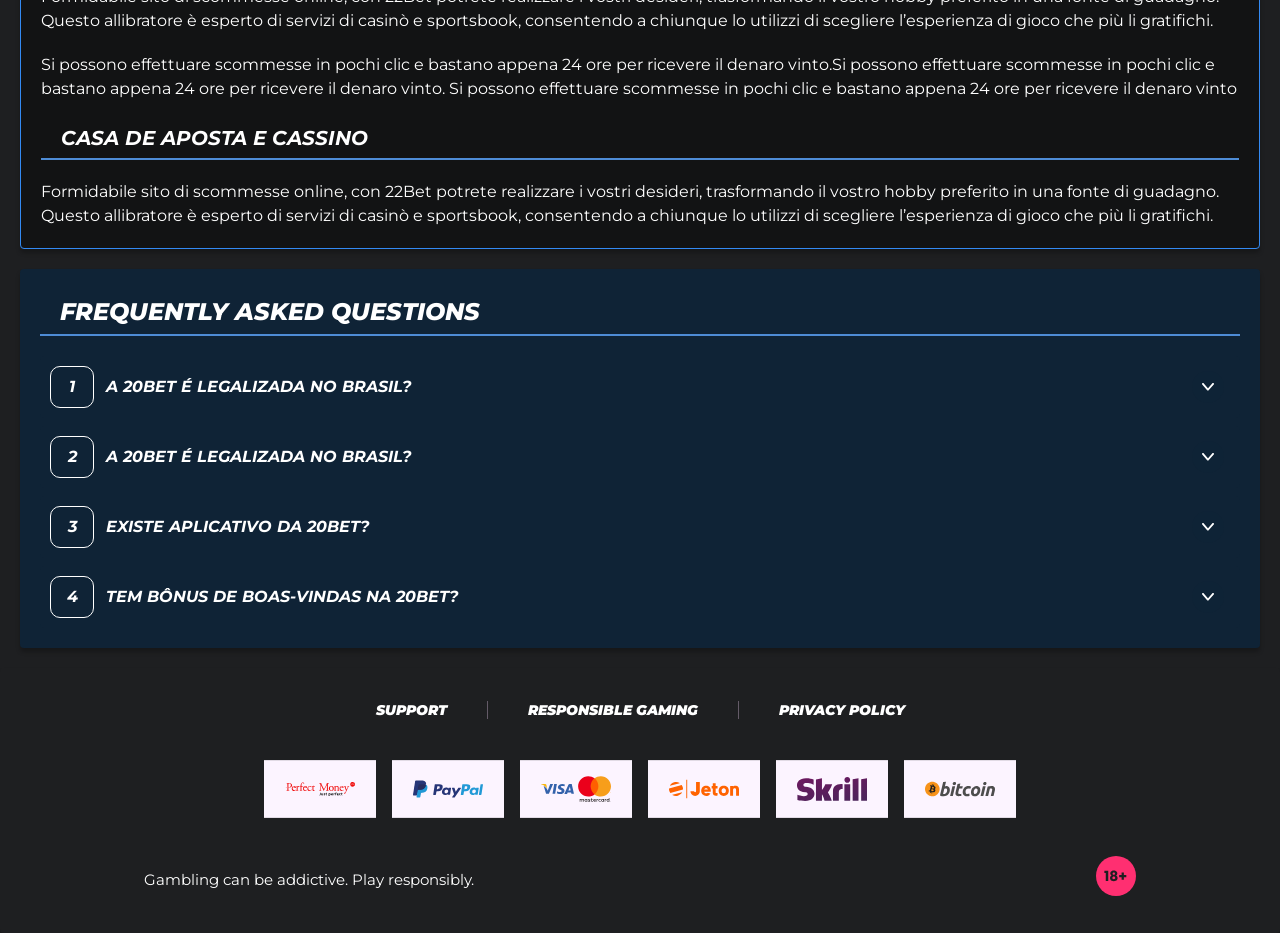
<file: slots.html>
<!DOCTYPE html>
<html lang="gr">
  <head>
    <meta charset="UTF-8" />
   
    <meta name="viewport" content="width=device-width, initial-scale=1.0" />
    <title>Playbaze</title>
    <meta name="description" content />
    <meta property="og:site_name" content />
    <meta property="og:title" content />
    <meta property="og:type" content="website" />
    <meta property="og:url" content />
    <meta property="og:image" content />
    <meta property="og:image:alt" content />
    <meta property="og:locale" content="gr" />
    <meta property="og:description" content />
    <link rel="preconnect" href="https://fonts.googleapis.com" />
    <link rel="preconnect" href="https://fonts.gstatic.com" crossorigin="anonymous" />
   <link href="https://fonts.googleapis.com/css2?family=Open+Sans:ital,wght@0,300..800;1,300..800&display=swap" rel="stylesheet">
<link href="https://fonts.googleapis.com/css2?family=Roboto+Condensed:ital,wght@0,100..900;1,100..900&display=swap" rel="stylesheet"> 
<link href="https://fonts.googleapis.com/css2?family=Montserrat:ital,wght@0,100..900;1,100..900&display=swap" rel="stylesheet">
   <link rel="stylesheet" href="./css/reset.css" />
    <link rel="stylesheet" href="./css/main.css" />
    <link rel="stylesheet" href="./css/media.css"/>
    <link rel="icon" href="./images/Group.png" type="image/x-icon"/>
    <script
    src="https://code.jquery.com/jquery-3.6.1.min.js"
    integrity="sha256-o88AwQnZB+VDvE9tvIXrMQaPlFFSUTR+nldQm1LuPXQ="
    crossorigin="anonymous"
  ></script>
  </head>
  <body>
     <header class="header">
      <section class="content header__content">
        <a href="./index.html" class="logo header__logo"
          ><img src="./images/logo.svg" alt="logo" title
        /></a>
        <button class="header__btn-menu" >
          <svg width="16px" height="16px" viewBox="0 0 16 16" xmlns="http://www.w3.org/2000/svg">
              <rect y="0" width="16" height="3" rx="1.5"></rect>
              <rect y="6.5" width="16" height="3" rx="1.5"></rect>
              <rect y="13" width="16" height="3" rx="1.5"></rect>
            </svg>
        </button>

          <nav class="menu header__menu">
              <ul class="header__menu-list">
            <li>
              <a href="./bonus.html">
                <span>Bonuses</span>
              </a>
            </li>
            <li>
              <a href="./app.html">
                <span>App</span>
              </a>
            </li>
            <li>
              <a href="./slots.html">
                <span>slots</span>
              </a>
            </li>
            <li>
              <a href="./live.html">
                <span>live</span>
              </a>
            </li>
           <li>
              <a href="./login.html">
                <span>login</span>
              </a>
            </li>
          </ul>
            <div class="header__button header__button-menu " >
              <a href="#" class="button  button__login-menu">Log In</a>
              <a href="#" class="button button__menu">Registration </a>
            </div>
           
          </nav>
            <a href="#" class="button button__login">Log In</a>
            <a href="#" class="button button__singup">Registration </a>
            <!-- <div id="clock" class="header__time">00:00</div> -->
            <a href="" class="header__flag">
                <span><img src="./images/flag.png" alt="flag" title /></span>
                <span>gr</span>
              </a>
      </section>
    </header>
     <main class="main home main-page">
        <section class=" hero hero__page">
           
            <div class="background ">
              <img src="./images/slots/bg-slots.webp" alt="hero" title />
              
            </div>
            <div class="hero__wrapper hero__wrapper-page">
              <div class="hero__data hero__data-bonus">
                <ul
                class="breadcrumbs "
                
              >
                <li
                  
                >
                  <a href="#" >
                    <span >Home</span></a
                  >
                 
                </li>
                <li
                  
                >
                  <a href="#" > <span >Slots</span></a>
                 
                </li>
              </ul>
                <h1 class="title general hero__title">
                  Online Casino Website
                </h1>
                 <p class="hero__text">The first thing that catches players' attention is the incredible simplicity of this casino.</p>
               
                <a href="#" class="button  hero__button ">Get a bonus</a>
               
              </div>
             
            </div>
          </section>
      <section class="main__wrap main__wrap-page">
       
       <section class="content__wrapper content__wrapper-page">

         
        
       
          <section class="content article article__border">
            <p>
             Lorem ipsum dolor sit <a href="#">Playbaze</a> consectetur adipiscing elit. Quisque faucibus ex sapien vitae pellentesque sem placerat. In id cursus mi pretium tellus duis convallis. Tempus leo eu aenean sed diam urna tempor. Pulvinar vivamus fringilla lacus nec metus bibendum egestas. Iaculis massa nisl malesuada lacinia integer nunc posuere. Ut hendrerit semper vel class aptent taciti sociosqu.
            </p>
            <p>
             Ad litora torquent per conubia nostra inceptos himenaeos.
            </p>
          </section>
               <section class="content casino">
           
              <ul class="casino__list">
                <li class="casino__item">
                    <div class="casino__wrapper">
                      <img class="casino__img" src="./images/slots/card-slots1.webp" alt="" title>
                    <div class="casino__hover casino__hover-live">
                        
                        <div class="casino-box">
                            
                        <a href="#" class="button  casino__buttons">Play now</a>
                        </div>
                    </div>
                    </div>
                    
                </li>
                <li class="casino__item">
                  <div class="casino__wrapper">
                    <img class="casino__img" src="./images/slots/card-slots2.webp" alt="" title>
                <div class="casino__hover casino__hover-live">
                      
                        <div class="casino-box">
                            
                        <a href="#" class="button  casino__buttons">Play now</a>
                        </div>
                    </div>
                  </div>
                 
              </li>
              <li class="casino__item">
                <div class="casino__wrapper">
                  <img class="casino__img" src="./images/slots/card-slots3.webp" alt="" title>
               <div class="casino__hover casino__hover-live">
                        
                        <div class="casino-box">
                            
                        <a href="#" class="button  casino__buttons">Play now</a>
                        </div>
                    </div>
               
            </li>
             <li class="casino__item">
                <div class="casino__wrapper">
                  <img class="casino__img" src="./images/slots/card-slots4.webp" alt="" title>
               <div class="casino__hover casino__hover-live">
                        
                        <div class="casino-box">
                            
                        <a href="#" class="button  casino__buttons">Play now</a>
                        </div>
                    </div>
               
            </li>
             

              </ul>
         </section>
             
           <section class="content menu-review__content">
              

            
                <div class="menu__review-desk menu__review-content">Navigation</div>
                <ul class="menu__review menu__review-list">
                  <li><a href="#">Lorem ipsum dolor sit</a></li>
                    <li><a href="#">Amet consectetur adipiscing</a></li>
                      <li><a href="#">Quisque faucibus ex sapien vitaeno</a></li>
                        <li><a href="#">Ut hendrerit semper</a></li>
                          <li><a href="#">Pulvinar vivamus fringillas</a></li>
                 
                         <li><a href="#">Ad litora torquent per conubia</a></li>
                </ul>
             
          
          </section>
        
          <section class="content article">
            <h2 class="title high article__title">Casa de Aposta e Cassino</h2>
             
            <p>
             Formidabile sito di scommesse online, con <a href="#">Playbaze</a> potrete realizzare i vostri desideri, trasformando il vostro hobby preferito in una fonte di guadagno. Questo allibratore è esperto di servizi di casinò e sportsbook, consentendo a chiunque lo utilizzi di scegliere l’esperienza di gioco che più li gratifichi.
            </p>
            <p>
             Si possono effettuare scommesse in pochi clic e bastano appena 24 ore per ricevere il denaro vinto.Si possono effettuare scommesse in pochi clic e bastano appena 24 ore per ricevere il denaro vinto. Si possono effettuare scommesse in pochi clic e bastano appena 24 ore per ricevere il denaro vinto.
            </p>
           <ol>
              <li>Si possono effettuare scommesse in pochi clic e bastano appena 24 ore per ricevere il denaro vinto.</li>
              <li>Si possono effettuare scommesse in pochi clic e bastano appena 24 ore per ricevere il denaro vinto.</li>
              <li>Si possono effettuare scommesse in pochi clic e bastano appena 24 ore per ricevere il denaro vinto.</li>
            </ol>
            <p>Si possono effettuare scommesse in pochi clic e bastano appena 24 ore per ricevere il denaro vinto. Si possono effettuare scommesse in pochi clic e bastano appena 24 ore per ricevere il denaro vinto. Si possono effettuare scommesse in pochi clic e bastano appena 24 ore per ricevere il denaro vinto.</p>
          </section>
         
         
           <section class="content article article__border">
            <h2 class="title high article__title">Casa de Aposta e Cassino</h2>
            <p>Formidabile sito di scommesse online, con 22Bet potrete realizzare i vostri desideri, trasformando il vostro hobby preferito in una fonte di guadagno. Questo allibratore è esperto di servizi di casinò e sportsbook, consentendo a chiunque lo utilizzi di scegliere l’esperienza di gioco che più li gratifichi.</p>
            <p>Si possono effettuare scommesse in pochi clic e bastano appena 24 ore per ricevere il denaro vinto.Si possono effettuare scommesse in pochi clic e bastano appena 24 ore per ricevere il denaro vinto. Si possono effettuare scommesse in pochi clic e bastano appena 24 ore per ricevere il denaro vinto</p>
            <h3>Casa de Aposta e Cassino</h3>
            <p>Formidabile sito di scommesse online, con 22Bet potrete realizzare i vostri desideri, trasformando il vostro hobby preferito in una fonte di guadagno. Questo allibratore è esperto di servizi di casinò e sportsbook, consentendo a chiunque lo utilizzi di scegliere l’esperienza di gioco che più li gratifichi.</p>
           </section>

          <section class="content faq">
            <h2 class="title high faq__title">Frequently Asked Questions</h2>
            <ul class="faq__list " >
              <li class="faq__item"  >
                <h3 class="title medium faq__subtitle js-button-expander js-button-expander--faq"  >A 20Bet é legalizada no Brasil?
                 </h3>
                <div  class="faq__answer js-expand-content js-expand-content--faq" >
                  <p  >
                    Sim, a casa de apostas tem licença emitida por Curaçao, que é reconhecida no Brasil e a permite atuar por aqui.
                  </p>
                </div>
              </li>
              <li class="faq__item"  >
                <h3 class="title medium faq__subtitle js-button-expander js-button-expander--faq"  >A 20Bet é legalizada no Brasil?</h3>
                <div class="faq__answer js-expand-content js-expand-content--faq" >
                  <p  >
                    Sim, a casa de apostas tem licença emitida por Curaçao, que é reconhecida no Brasil e a permite atuar por aqui.
                  </p>
                </div>
              </li> 
              <li class="faq__item"  >
                <h3 class="title medium faq__subtitle js-button-expander js-button-expander--faq"  >Existe aplicativo da 20Bet?</h3>
                <div class="faq__answer js-expand-content js-expand-content--faq" >
                  <p  >
                   Sim, disponível para sistemas operacionais iOS e Android.
                  </p>
                </div>
              </li> 
              <li class="faq__item"  >
                <h3 class="title medium faq__subtitle js-button-expander js-button-expander--faq"  >Tem bônus de boas-vindas na 20Bet?</h3>
                <div class="faq__answer js-expand-content js-expand-content--faq" >
                  <p  >
                   O pacote especial para novos usuários da 20Bet paga 100% sobre o primeiro depósito, com limite de 600 BRL.
                  </p>
                </div>
              </li> 
             
            </ul>
          </section>
          
        </section> 
      
        <div class=""  onclick="scrollToTop()">
          <button class="main__arrow" id="scrollToTopBtn"></button>
        </div> 
        
      </section>
    </main> 
  <footer class=" footer ">
      <section class="content footer__content">
        <ul class="footer__menu">
        
         <li><a href="./support.html">Support</a></li>
         <li><a href="./responsible.html">Responsible Gaming</a></li>
         <li><a href="./policy.html">Privacy Policy</a></li>
        
        </ul>
       
          <ul class="footer__cards-list">
           
            <li>
              <a href="#"
                ><img src="./images/footer-img1.svg" alt="cardvisa" title
              /></a>
            </li>
             <li>
              <a href="#"
                ><img src="./images/footer-img2.svg" alt="cardvisa" title
              /></a>
            </li>
              <li>
              <a href="#"
                ><img src="./images/footer-img3.svg" alt="cardvisa" title
              /></a>
            </li>
              <li>
              <a href="#"
                ><img src="./images/footer-img4.svg" alt="cardvisa" title
              /></a>
            </li>
              <li>
              <a href="#"
                ><img src="./images/footer-img5.svg" alt="cardvisa" title
              /></a>
            </li>
              <li>
              <a href="#"
                ><img src="./images/footer-img6.svg" alt="cardvisa" title
              /></a>
            </li>
           
          </ul>
       
        <div class="footer__wrapp">
          <div class="footer__text">
           
            <p>Gambling can be addictive. Play responsibly. 
</p>
           
          </div>
          <div class="footer__age">
            <img src="./images/age.svg" alt="age" title />
          </div>
        </div>
      
      </section>
    </footer>
    <script src="./js/arrowUp.js" defer></script>
    <script src="./js/sidebar.js" defer></script>
    <script src="./js/expander.js" defer></script>
    <script src="./js/mobile-menu.js" defer></script>
    <!-- <script src="./js/clock.js" defer></script> -->
  </body>
</html>
</file>
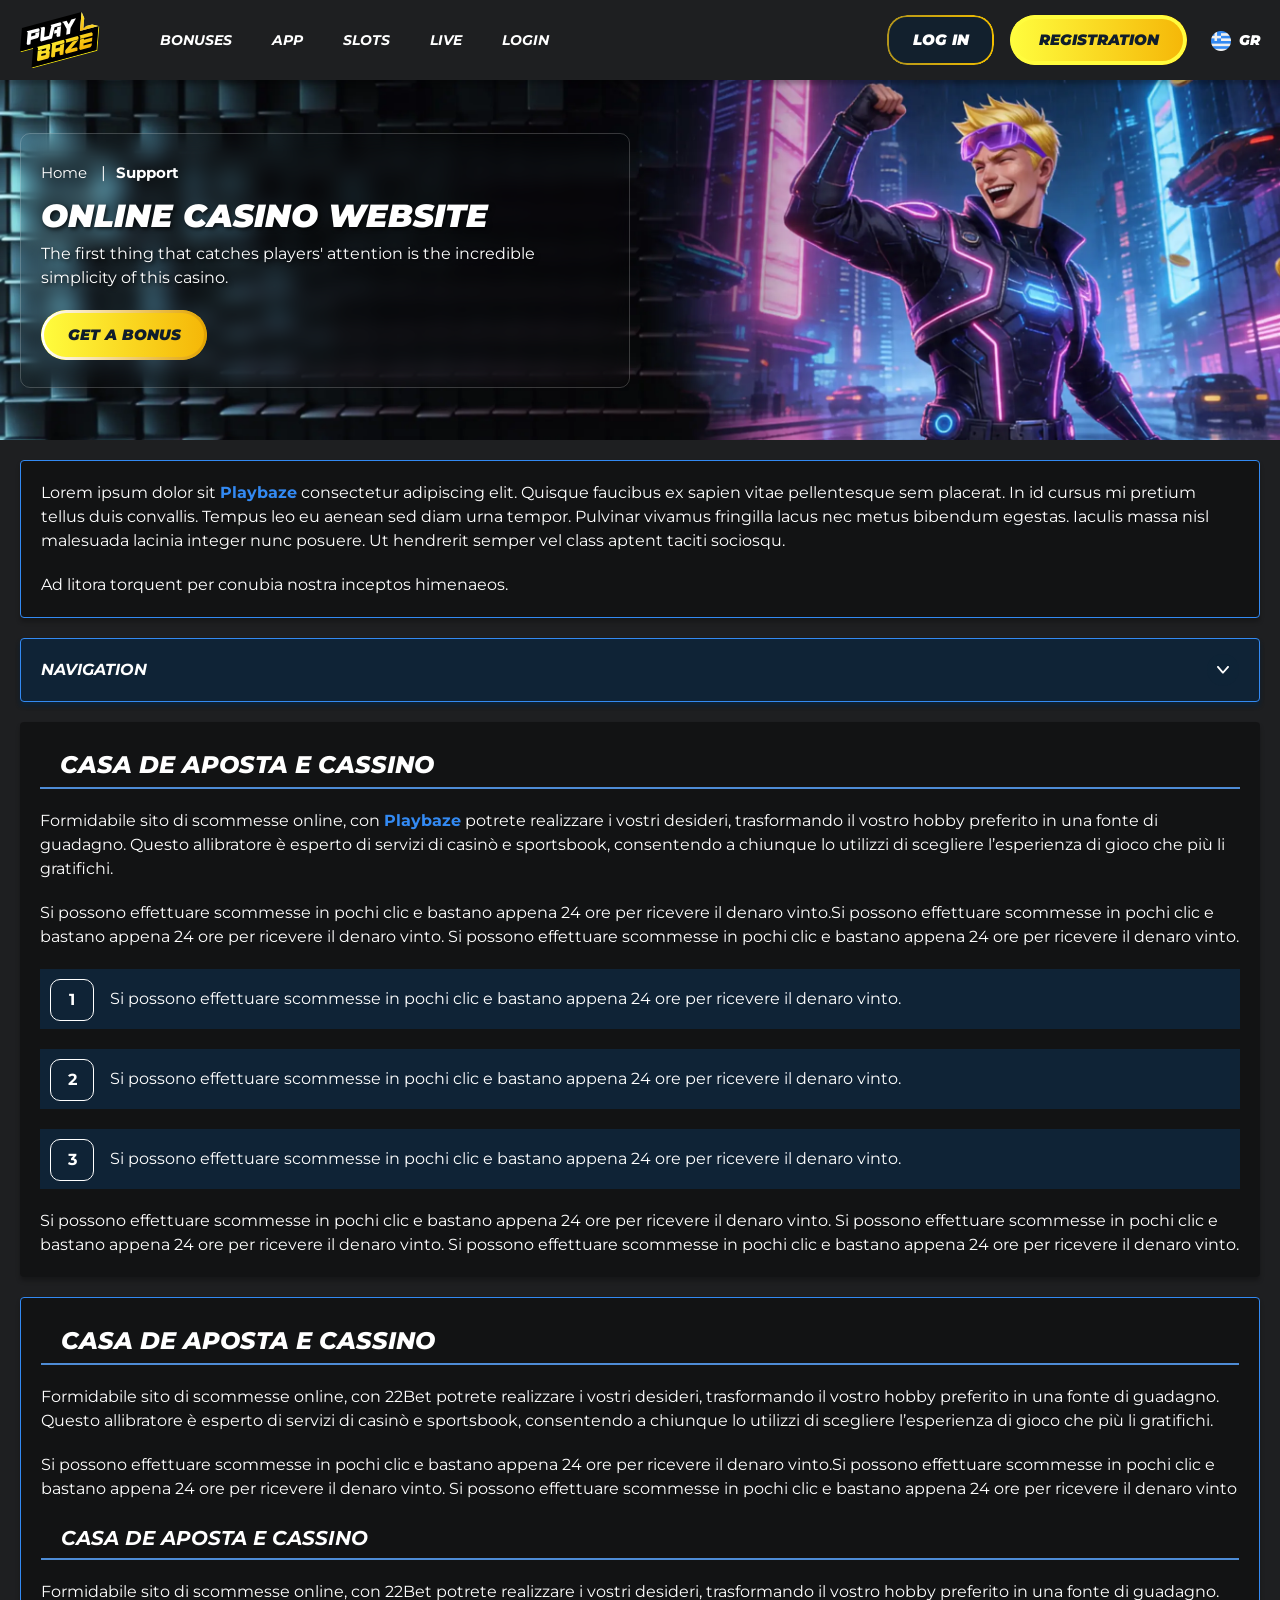
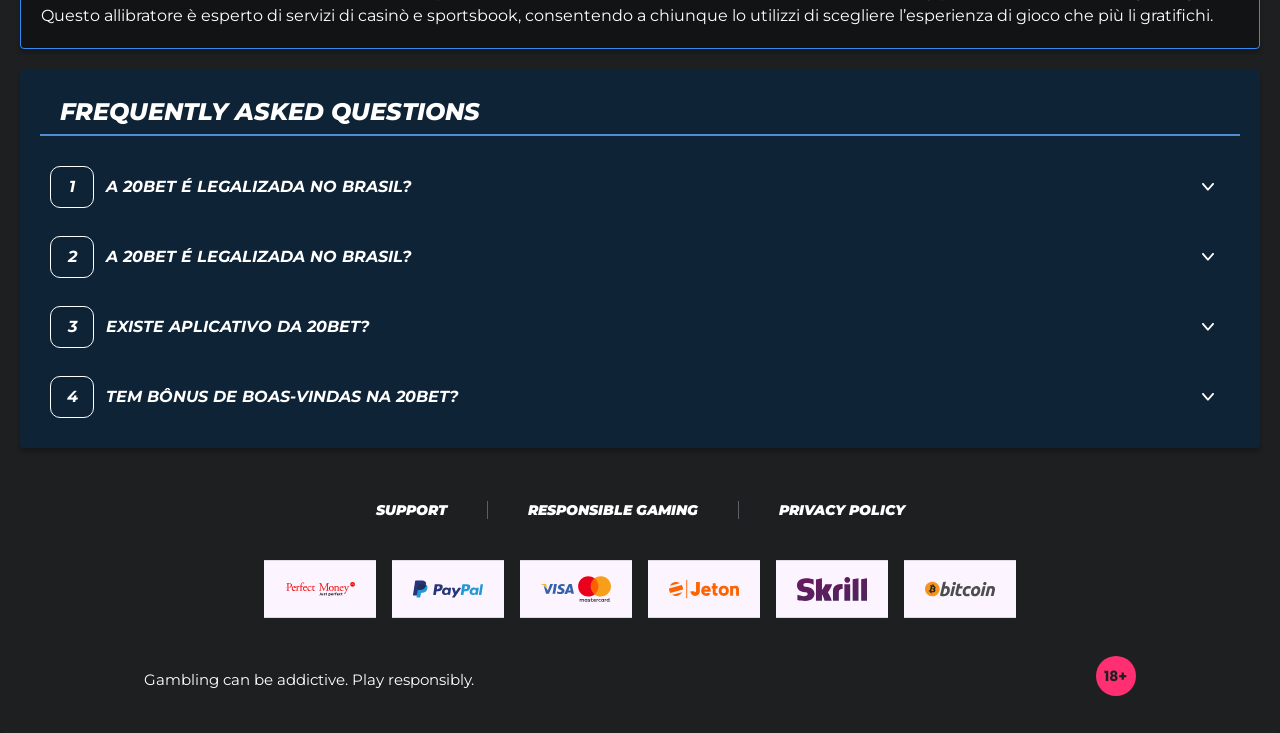
<file: support.html>
<!DOCTYPE html>
<html lang="gr">
  <head>
    <meta charset="UTF-8" />
   
    <meta name="viewport" content="width=device-width, initial-scale=1.0" />
    <title>Playbaze</title>
    <meta name="description" content />
    <meta property="og:site_name" content />
    <meta property="og:title" content />
    <meta property="og:type" content="website" />
    <meta property="og:url" content />
    <meta property="og:image" content />
    <meta property="og:image:alt" content />
    <meta property="og:locale" content="gr" />
    <meta property="og:description" content />
    <link rel="preconnect" href="https://fonts.googleapis.com" />
    <link rel="preconnect" href="https://fonts.gstatic.com" crossorigin="anonymous" />
   <link href="https://fonts.googleapis.com/css2?family=Open+Sans:ital,wght@0,300..800;1,300..800&display=swap" rel="stylesheet">
<link href="https://fonts.googleapis.com/css2?family=Roboto+Condensed:ital,wght@0,100..900;1,100..900&display=swap" rel="stylesheet"> 
<link href="https://fonts.googleapis.com/css2?family=Montserrat:ital,wght@0,100..900;1,100..900&display=swap" rel="stylesheet">
   <link rel="stylesheet" href="./css/reset.css" />
    <link rel="stylesheet" href="./css/main.css" />
    <link rel="stylesheet" href="./css/media.css"/>
    <link rel="icon" href="./images/Group.png" type="image/x-icon"/>
    <script
    src="https://code.jquery.com/jquery-3.6.1.min.js"
    integrity="sha256-o88AwQnZB+VDvE9tvIXrMQaPlFFSUTR+nldQm1LuPXQ="
    crossorigin="anonymous"
  ></script>
  </head>
  <body>
     <header class="header">
      <section class="content header__content">
        <a href="./index.html" class="logo header__logo"
          ><img src="./images/logo.svg" alt="logo" title
        /></a>
        <button class="header__btn-menu" >
          <svg width="16px" height="16px" viewBox="0 0 16 16" xmlns="http://www.w3.org/2000/svg">
              <rect y="0" width="16" height="3" rx="1.5"></rect>
              <rect y="6.5" width="16" height="3" rx="1.5"></rect>
              <rect y="13" width="16" height="3" rx="1.5"></rect>
            </svg>
        </button>

          <nav class="menu header__menu">
              <ul class="header__menu-list">
            <li>
              <a href="./bonus.html">
                <span>Bonuses</span>
              </a>
            </li>
            <li>
              <a href="./app.html">
                <span>App</span>
              </a>
            </li>
            <li>
              <a href="./slots.html">
                <span>slots</span>
              </a>
            </li>
            <li>
              <a href="./live.html">
                <span>live</span>
              </a>
            </li>
           <li>
              <a href="./login.html">
                <span>login</span>
              </a>
            </li>
          </ul>
            <div class="header__button header__button-menu " >
              <a href="#" class="button  button__login-menu">Log In</a>
              <a href="#" class="button button__menu">Registration </a>
            </div>
           
          </nav>
            <a href="#" class="button button__login">Log In</a>
            <a href="#" class="button button__singup">Registration </a>
            <!-- <div id="clock" class="header__time">00:00</div> -->
            <a href="" class="header__flag">
                <span><img src="./images/flag.png" alt="flag" title /></span>
                <span>gr</span>
              </a>
      </section>
    </header>
     <main class="main home main-page">
        <section class=" hero hero__page">
           
            <div class="background  ">
              <img src="./images/layout-images/bg-support.webp" alt="hero" title />
              
            </div>
            <div class="hero__wrapper hero__wrapper-page">
              <div class="hero__data hero__data-bonus">
                <ul
                class="breadcrumbs "
                
              >
                <li
                  
                >
                  <a href="#" >
                    <span >Home</span></a
                  >
                 
                </li>
                <li
                  
                >
                  <a href="#" > <span >Support</span></a>
                 
                </li>
              </ul>
                <h1 class="title general hero__title">
                  Online Casino Website
                </h1>
                 <p class="hero__text">The first thing that catches players' attention is the incredible simplicity of this casino.</p>
               
                <a href="#" class="button  hero__button ">Get a bonus</a>
               
              </div>
             
            </div>
          </section>
      <section class="main__wrap main__wrap-page">
       
       <section class="content__wrapper content__wrapper-page">

         
        
       
          <section class="content article article__border">
            <p>
             Lorem ipsum dolor sit <a href="#">Playbaze</a> consectetur adipiscing elit. Quisque faucibus ex sapien vitae pellentesque sem placerat. In id cursus mi pretium tellus duis convallis. Tempus leo eu aenean sed diam urna tempor. Pulvinar vivamus fringilla lacus nec metus bibendum egestas. Iaculis massa nisl malesuada lacinia integer nunc posuere. Ut hendrerit semper vel class aptent taciti sociosqu.
            </p>
            <p>
             Ad litora torquent per conubia nostra inceptos himenaeos.
            </p>
          </section>
           <section class="content menu-review__content">
              

            
                <div class="menu__review-desk menu__review-content">Navigation</div>
                <ul class="menu__review menu__review-list">
                  <li><a href="#">Lorem ipsum dolor sit</a></li>
                    <li><a href="#">Amet consectetur adipiscing</a></li>
                      <li><a href="#">Quisque faucibus ex sapien vitaeno</a></li>
                        <li><a href="#">Ut hendrerit semper</a></li>
                          <li><a href="#">Pulvinar vivamus fringillas</a></li>
                 
                         <li><a href="#">Ad litora torquent per conubia</a></li>
                </ul>
             
          
          </section>
        
          <section class="content article">
            <h2 class="title high article__title">Casa de Aposta e Cassino</h2>
             
            <p>
             Formidabile sito di scommesse online, con <a href="#">Playbaze</a> potrete realizzare i vostri desideri, trasformando il vostro hobby preferito in una fonte di guadagno. Questo allibratore è esperto di servizi di casinò e sportsbook, consentendo a chiunque lo utilizzi di scegliere l’esperienza di gioco che più li gratifichi.
            </p>
            <p>
             Si possono effettuare scommesse in pochi clic e bastano appena 24 ore per ricevere il denaro vinto.Si possono effettuare scommesse in pochi clic e bastano appena 24 ore per ricevere il denaro vinto. Si possono effettuare scommesse in pochi clic e bastano appena 24 ore per ricevere il denaro vinto.
            </p>
           <ol>
              <li>Si possono effettuare scommesse in pochi clic e bastano appena 24 ore per ricevere il denaro vinto.</li>
              <li>Si possono effettuare scommesse in pochi clic e bastano appena 24 ore per ricevere il denaro vinto.</li>
              <li>Si possono effettuare scommesse in pochi clic e bastano appena 24 ore per ricevere il denaro vinto.</li>
            </ol>
            <p>Si possono effettuare scommesse in pochi clic e bastano appena 24 ore per ricevere il denaro vinto. Si possono effettuare scommesse in pochi clic e bastano appena 24 ore per ricevere il denaro vinto. Si possono effettuare scommesse in pochi clic e bastano appena 24 ore per ricevere il denaro vinto.</p>
          </section>
         
         
           <section class="content article article__border">
            <h2 class="title high article__title">Casa de Aposta e Cassino</h2>
            <p>Formidabile sito di scommesse online, con 22Bet potrete realizzare i vostri desideri, trasformando il vostro hobby preferito in una fonte di guadagno. Questo allibratore è esperto di servizi di casinò e sportsbook, consentendo a chiunque lo utilizzi di scegliere l’esperienza di gioco che più li gratifichi.</p>
            <p>Si possono effettuare scommesse in pochi clic e bastano appena 24 ore per ricevere il denaro vinto.Si possono effettuare scommesse in pochi clic e bastano appena 24 ore per ricevere il denaro vinto. Si possono effettuare scommesse in pochi clic e bastano appena 24 ore per ricevere il denaro vinto</p>
            <h3>Casa de Aposta e Cassino</h3>
            <p>Formidabile sito di scommesse online, con 22Bet potrete realizzare i vostri desideri, trasformando il vostro hobby preferito in una fonte di guadagno. Questo allibratore è esperto di servizi di casinò e sportsbook, consentendo a chiunque lo utilizzi di scegliere l’esperienza di gioco che più li gratifichi.</p>
           </section>

          <section class="content faq">
            <h2 class="title high faq__title">Frequently Asked Questions</h2>
            <ul class="faq__list " >
              <li class="faq__item"  >
                <h3 class="title medium faq__subtitle js-button-expander js-button-expander--faq"  >A 20Bet é legalizada no Brasil?
                 </h3>
                <div  class="faq__answer js-expand-content js-expand-content--faq" >
                  <p  >
                    Sim, a casa de apostas tem licença emitida por Curaçao, que é reconhecida no Brasil e a permite atuar por aqui.
                  </p>
                </div>
              </li>
              <li class="faq__item"  >
                <h3 class="title medium faq__subtitle js-button-expander js-button-expander--faq"  >A 20Bet é legalizada no Brasil?</h3>
                <div class="faq__answer js-expand-content js-expand-content--faq" >
                  <p  >
                    Sim, a casa de apostas tem licença emitida por Curaçao, que é reconhecida no Brasil e a permite atuar por aqui.
                  </p>
                </div>
              </li> 
              <li class="faq__item"  >
                <h3 class="title medium faq__subtitle js-button-expander js-button-expander--faq"  >Existe aplicativo da 20Bet?</h3>
                <div class="faq__answer js-expand-content js-expand-content--faq" >
                  <p  >
                   Sim, disponível para sistemas operacionais iOS e Android.
                  </p>
                </div>
              </li> 
              <li class="faq__item"  >
                <h3 class="title medium faq__subtitle js-button-expander js-button-expander--faq"  >Tem bônus de boas-vindas na 20Bet?</h3>
                <div class="faq__answer js-expand-content js-expand-content--faq" >
                  <p  >
                   O pacote especial para novos usuários da 20Bet paga 100% sobre o primeiro depósito, com limite de 600 BRL.
                  </p>
                </div>
              </li> 
             
            </ul>
          </section>
          
        </section> 
      
        <div class=""  onclick="scrollToTop()">
          <button class="main__arrow" id="scrollToTopBtn"></button>
        </div> 
        
      </section>
    </main> 
   <footer class=" footer ">
      <section class="content footer__content">
        <ul class="footer__menu">
        
         <li><a href="./support.html">Support</a></li>
         <li><a href="./responsible.html">Responsible Gaming</a></li>
         <li><a href="./policy.html">Privacy Policy</a></li>
        
        </ul>
       
          <ul class="footer__cards-list">
           
            <li>
              <a href="#"
                ><img src="./images/footer-img1.svg" alt="cardvisa" title
              /></a>
            </li>
             <li>
              <a href="#"
                ><img src="./images/footer-img2.svg" alt="cardvisa" title
              /></a>
            </li>
              <li>
              <a href="#"
                ><img src="./images/footer-img3.svg" alt="cardvisa" title
              /></a>
            </li>
              <li>
              <a href="#"
                ><img src="./images/footer-img4.svg" alt="cardvisa" title
              /></a>
            </li>
              <li>
              <a href="#"
                ><img src="./images/footer-img5.svg" alt="cardvisa" title
              /></a>
            </li>
              <li>
              <a href="#"
                ><img src="./images/footer-img6.svg" alt="cardvisa" title
              /></a>
            </li>
           
          </ul>
       
        <div class="footer__wrapp">
          <div class="footer__text">
           
            <p>Gambling can be addictive. Play responsibly. 
</p>
           
          </div>
          <div class="footer__age">
            <img src="./images/age.svg" alt="age" title />
          </div>
        </div>
      
      </section>
    </footer>
    <script src="./js/arrowUp.js" defer></script>
    <script src="./js/sidebar.js" defer></script>
    <script src="./js/expander.js" defer></script>
    <script src="./js/mobile-menu.js" defer></script>
    <!-- <script src="./js/clock.js" defer></script> -->
  </body>
</html>
</file>
<file: css/main.css>
html{
    -webkit-text-size-adjust: 100%;
    scroll-behavior: smooth;
  }
  
  body {
      display: block;
      position: relative;
      width: 100%;
   background: #1E1F21;

font-family: 'Montserrat', sans-serif;

      font-size: 16px;
      font-weight: 400;
      line-height: 150%;
      text-align: left;
      color: #FFFFFF;
      overflow-x: hidden;
    }
  
    
    .content {
      display: block;
      position: relative;
      width: 100%;
      max-width: 1020px;
      max-width: 100%;
      /* overflow: hidden; */
      border-radius: 4px;
   background: #00000066;

box-shadow: 0px 4px 4px 0px #00000040;

      padding: 20px;
      margin: 0 auto 20px auto;
    }
    
    h1,
    h2,
    h3,
    h4,
    .title {
      display: block;
      position: relative;
      font-size: 32px;
      font-weight: 900;
      line-height: 100%;
      text-align: center;
      color: #FFFFFF;
      font-style: italic;
    }
    
    h1,
    .title.general {
      text-transform: uppercase;
    }
    
    h2,
    .title.high {
      display: flex;
      align-items: center;
      justify-content: flex-start;
      font-size: 24px;
      font-weight: 800;
      line-height: 100%;
      color: #FFFFFF;
      text-transform: uppercase;
      border-bottom: 2px solid #4E8CD6;
padding: 10.5px 20px;

    }

    
    h3,
    title.medium {
      font-size: 20px;
      line-height: 100%;
      font-weight: 700;
      text-align:left;
    color: #FFFFFF;
      text-transform: uppercase;
      border-bottom: 2px solid #4E8CD6;
padding: 10.5px 20px;
    }
    
    article > *,
    .article > *,
    .desk > * {
      margin-top: 20px;
    }
    
    article > *:first-child,
    .article > *:first-child,
    .desk > *:first-child {
      margin-top: 0 !important;
    }
    
    article > h2,
    .article > h2,
    .desk > h2 {
      margin-top: 32px;
    }
    
    article > h3,
    .article > h3,
    .desk > h3 {
      margin-top: 16px;
    }
    
    .button {
      
      position: relative;
    display: inline-block;
      min-width: 166px;
      height: 50px;
      border-radius: 97.5px;
 background: linear-gradient(90deg, #FFFD3E 0%, #F5B607 100%);

      overflow: hidden;
      font-size: 15px;
      font-weight: 900;
      line-height: 22px;
      text-align: center;
      text-decoration: none;
      text-transform: uppercase;
      color:#101D2C;
      white-space: nowrap;
      cursor: pointer;
      padding: 14px 24px;
      margin: 0 auto;
    font-style: italic;
      transition: all 0.5s;
    }

    .button::after,.banner__btn::after{
 content: ''; 
  display: block;
  position: absolute; 
  top: 0;
  left: 0;
  right: 0;
  bottom: 0;
  padding: 3px;
background: linear-gradient(90deg, #FFFFFF 0%, #E1A200 100%);
mask: linear-gradient(#fff 0 0) content-box, linear-gradient(#fff 0 0);
    -webkit-mask-composite: destination-out;
  border-radius: 97.5px; 
  mask-composite: exclude;
    }
    .banner__btn::after{
      border-radius: 4px;
     background: linear-gradient(90deg, #FFFC3E 0%, #FFFC3E 100%);
padding: 4px;

    }

    
    .button:hover {
      transform: scale(1.1);

    }
    
    
    .header,
    .main ,.footer {
      display: flex;
      position: relative;
      justify-content: space-between;
      align-items: center;
     
      max-width: 1440px;
      max-width: 100%;
      
      margin: 0 auto;
    }
    
    .background{
      display: block;
      position: absolute;
      bottom: 0;left: 0;
      height: 100%;
      width: 100%;
      overflow: hidden;
    }
    
    .background img{
      position: relative;
      width: 100%;height: 100%;object-fit: cover;
      
    }

    .background-page img{
      border-radius: 0;
    }
    
    .images img{
      border-radius: 4px;
      width: 100%;
      height: 100%;
      overflow: hidden;
      display: block;
    }

    .faq {
      overflow-anchor: none;
    }
    
    /* -------------------HEADER---------------- */
    .header {
      position: fixed;
      top: 0;
      left: 0;
      right: 0;
      width: 100%;
      z-index: 100;
    background: #1E1F21;

    }
    
    .header__content {
      position: relative;
      display: flex;
      flex-direction: row;
      align-items: center;
      justify-content: space-between;
      max-width: 1300px;
      max-height: 80px;
      border-radius: 0;
    background: #1E1F21;

      padding: 16px 30px;
      margin: 0 auto;
    }
    
    .logo {
      display: block;
      position: relative;
      flex: 0 0 80px;
      margin-right: 40px;
    }
    
    .logo img {
      display: block;
      position: relative;
      width: auto;
      max-height: 56px;
    }
    
    .logo:hover{
      transform: scale(1.1);
    }
    .header__menu {
      display: flex;
      white-space: nowrap;
      max-height: calc(100vh - 70px);
    /* overflow-y: auto; */
    }
    
    
    
    .header__menu-list {
      display: flex;
      justify-content: center;
      align-items: center;
      white-space: nowrap;
      flex: 1 1 auto;
/*       
     background: #274B50;
      border-radius: 50px; */
     


    }
    .header__menu-list li {
      display: block;
      padding:  13px 20px;
    }
    
    .header__menu-list li a {
      display: inline-flex;
      position: relative;
      align-items: center;
      font-weight: 700;
      font-style: italic;
      font-size: 14px;
      line-height: 20px;
      text-transform: uppercase;
      color:#FFFFFF;
      transition: all 0.5s;
     
    }
    
    .header__menu-list li:hover a {
   color: #FED100;
    }
    
    .menu a{
      display: none;
    }
    
  
    span {
      display: inline-block;
    }
    
    .header__menu-list a img,
    .header__flag img {
      width: 20px;
      height: 20px;
      vertical-align: middle;
    }
    
    /* .header__menu-list a span:last-child {
      margin-left: 16px;
    } */
    
    .header__flag span:first-child {
      flex: 0 1 20px;
      margin-right: 8px;
      
    }

    .header__menu-wrap {
    display: none;
    display: block;
    position: absolute;
    left: 0;
    top: 55px;
    min-width: 120px;
    height: auto;
    background: #102C30;
    border-radius: 6px;
    padding: 8px 16px;
    z-index: 100;
    overflow-y: hidden;
}

.header__menu-wrap ul{
  display: flex;
  flex-direction: column;
  gap: 8px;
}
.header__menu-wrap ul li{
  padding: 0;
}

.header__menu-wrap ul li:hover{
  background: none;
  
}
/* .header__menu-list li:first-child a ,.header__menu-list li:nth-child(3) a{
    position: relative;
    padding-right: 25px;
} */

.header__menu-list .header__menu-item {
    display: none;
}

.header__menu-list li:first-child .header__menu-item {
    padding-left: 0;
}


.header__menu-list > li {
  position: relative;
}

/* .header__menu-wrap ul li:nth-last-child(-n+4){
  display: block;
}

.header__menu-list li:nth-last-child(-n+5) {
    display: none;
} */

.header__menu-list li .header__menu-wrap ul li a{
  color:#FFFFFF !important;
  padding-right: 12px;
}

.header__menu-list li .header__menu-wrap ul li a:hover{
text-decoration: underline !important;
}

.header__menu-list li .header__menu-wrap ul li a::after{
  display: none;
}

.header__menu-wrap.js-expand-content.expanded {
  height: auto;
}
/* .header__menu-list li:first-child a::after, .header__menu-list li:nth-child(3) a::after{
  content: '';
  display: block;position: absolute;
  width: 20px;height: 20px;
  right: 0;
  top: 50%;
  transform: translateY(-50%);
  background: url(../images/menu-arrowDown.svg) no-repeat center center / contain;
  transition: transform 0.5s ease;
}

.header__menu-list li:first-child.active a::after,.header__menu-list li:nth-child(3).active a::after{
transform: translateY(-50%) rotate(180deg);
}

.header__menu-list li:first-child:hover a::after,.header__menu-list li:nth-child(3):hover a::after{
transform: translateY(-50%) rotate(180deg);
} */

li.active .header__menu-wrap{
display: flex;
  gap: 8px;
}
    .header__flag {
      display: flex
;
    align-items: center;
      margin-left: 24px;
      font-weight: 900;
      font-size: 14px;line-height: 20px;
      font-style: italic;
      color:#ffffff;
      text-transform: uppercase;
    }

    .button__login{
        margin-left: auto;
    }

    .button__login{
      line-height: 22px;
        min-width: 107px;
       
        color: #FFFFFF;
      background: #12202D;
border-radius: 20px;
        padding: 14px 24px;
        margin: 0 16px 0 auto;
    }

    .button__login::after, .button__singup::after{
 content: ''; 
  display: block;
  position: absolute; 
  top: 0;
  left: 0;
  right: 0;
  bottom: 0;
  padding: 2px;
background: linear-gradient(270deg, #F1BD00 0%, rgba(247, 198, 20, 0.7) 100%);;
mask: linear-gradient(#fff 0 0) content-box, linear-gradient(#fff 0 0);
    -webkit-mask-composite: destination-out;
  border-radius: 20px; 
  mask-composite: exclude;
    }
    

.button__singup::after{
background: linear-gradient(90deg, #FFFC3E 0%, #FFFC3E 100%);
padding: 4px;
border-radius: 97px;
  }
   
 
 .button__singup{
  line-height: 22px;
  min-width: 177px;
 
  padding: 14px 24px;
background: linear-gradient(90deg, #FFFD3E 0%, #F5B607 100%);

    margin: 0;
 }


    
    .header__btn-menu{
      display: block;
      flex: 0 1 auto;
      min-width: 0;
      border:1px solid #ffffff; 
      border-radius: 10px;
   background: #1E1F21;

      padding: 12px;
      margin-left: 12px;
      order: 3;
     
      
    }
    
    
    svg {
      position: relative;
      fill: #ffffff;
      line-height: 1;
      vertical-align: 1;
    }
      .header__time{
        color:#FFFFFF;
        position: relative;
        padding-left: 28px;
        margin-left: 24px;
    }
     
       .header__time::before{
      content: '';
      display: block;position: absolute;
      top: 50%;
      transform: translateY(-50%);
      width: 18px;height: 18px;
      left: 1px;
      background: url(../images/clock.svg) no-repeat center center / contain;
    } 

     
    
    
    /* ------------------ MAIN------------- */
    .main.home{
      display: flex;
     
    }
    
    .main__wrap {
      display: flex;
      position: relative;
      flex: 1 1 100%;
      justify-content: center;
      align-items: stretch;
      max-width: 1300px;
      padding: 20px 30px;
      margin: 0 auto;
    }
    
    
    
   
    .menu__review-content::after {
      content: "";
      position: absolute;
      right: 20px;
      top:50%;
      transform: translateY(-50%);
      width:32px;
      height:32px;
     background: url(../images/sidebar-arrowDown.svg) no-repeat center center / contain;
      transition:  all 0.5s;
    }

   
    
   
    
    .menu__review-content.active::after {
    
      transform: translateY(-50%) rotate(180deg);
    }
    
    .menu-review__content{
     /* overflow: hidden; */
      padding: 0;
      margin-bottom: 20px;
    background: #13386654;


    }
  
    .menu__review-content{
      position: relative;
      padding:19px 60px 19px 20px;
      color:#ffffff;
      font-style: italic;
      font-weight: 700;
      border-radius: 4px ;
      text-transform: uppercase;
background: #0F2336;
border: 1px solid #338AF3;
box-shadow: 0px 4px 4px 0px #0F2336;

    }

   .menu__review-content.active{
    border-top: none;
    border-left: none;
    border-right: none;
   }
    .menu__review li a {
     color: #ffffff;
      position: relative;
      display: flex;
       font-size: 15px;
    }
  
    .menu__review li:hover a{
      color:#FED100;
      font-weight: 700;
     
      
    }

    .menu__review li:hover{
      /* border-left: 2px solid #054146; */
     
    }
   
   
     
    .menu__review.active{
      display: block;
      background: #1E1F216E;

      border-radius: 0 0 4px 4px;
    }
    .menu__review-list{
      padding: 0;
    }
    .menu__review-list li{
      padding: 8px 16px;
      border-bottom: 1px solid #015F6033;
      
    }
    .content__wrapper {
      
    
      flex: 0 1 100% ;
    }

    
  
      
    /* -----------hero ----------- */
    .content__wrapper{
      position: relative;
       
     
    
    }
    
    .hero{
      padding: 0;
      min-height: 360px;
      display: flex;
      background:none;
  
      align-items: center;
      padding: 24px 24px 24px 0;
  }
    
    .hero__wrapper {
     
      display: flex;
      align-items: center;
     
    }
    
 

    .hero__data{
    display: block;
      position: relative;
        max-width: 610px;
        text-align: left;
      padding: 25px; 
  
backdrop-filter: blur(10px);
      border-radius: 10px;
      
      border: 1px solid rgba(255,255,255,0.2);
      
    }
    
    .hero__title{
      margin-bottom: 10px;
      text-align: left;
     font-style : italic;
     text-shadow: 2px 2px 4px rgba(0, 0, 0, 0.7);
    }
  
    .hero__data p{
      color:#ffffff;
      font-weight: 400;
      text-transform: none;
      margin-bottom: 20px;
      text-shadow: 2px 2px 4px rgba(0, 0, 0, 0.9);
    }
    
    
    .hero__rating {
      display: flex;
      font-weight: 700;
      align-items: center;
      justify-content: flex-start;
      text-transform: uppercase;
      color:#ffffff;
      margin-bottom: 20px;
      text-shadow: 2px 2px 4px rgba(0, 0, 0, 0.7);
    }
    
    .hero__rating p{
       text-transform: uppercase;
     margin-right: 10px;
     margin-bottom: 0;
    
     
    }
    .hero__button{
      display: inline-block;
    
      
      
      
      
    }

    .hero__data  li:nth-child(1) span{
      font-weight: 400;
      padding-left: 0;
    }
    .hero__data span{
      font-size: 15px;
      font-weight: 700;
      line-height: 18px;
     
        color:#FFFFFF;
        white-space: nowrap;
    }

    
    
   .hero__data .hero__span{
      font-weight: 400;
      font-size: 12px;line-height: 18px;
      color:#ffffff;
    }
    
    
    
 

/* ------------features------ */
.features{
  /* padding: 0;
  background: transparent; */
}
  
.features__wrap {
  display: flex;
  gap:20px;
}
.features__list,
.features__table {
 
  
  border-radius: 6px;
  

}

.features__title{
  margin-bottom: 16px;

}

.features__list li {
  display: flex;
  gap: 8px;
  position: relative;
   padding: 8px 16px ;
}

/* .features__list li + li,
.features__table tr + tr {
  margin-top: 8px;
} */

.features__table tr,.features__list li{
/* background: #FFFFFF;

border-radius: 6px; */
  color:#3C404B;
}


.features__table {
border-collapse: separate;
display: flex;
width: 100%;
gap: 20px;
}

.features__table tbody{
  width: 100%;display: grid;
  grid-template-columns: repeat(1,1fr);
 gap: 20px;
}

.features__table tr {
  font-weight: 700;
  display: flex;
  flex-direction: row;
  align-items: center;
  text-align: left;
  gap: 10px;
  text-transform: none;
  padding: 12px 16px;
 color: #ffffff;
background: #24324954;
border: 1px solid #338AF354;
box-shadow: 0px 4px 21.6px 0px #3362ABBD;

border-radius: 10px;

}




.features__table tr td:last-child{
  font-weight: 400;
  padding-left: 0;

 

}

.features__table tr td:first-child{
  font-weight: 700;
  text-transform: none;
  color: #ffffff;
 
}

.features__table td {
  width: 100%;
}



/* -------------banner---------------- */

.banner {
  display: flex;
  align-items: center;
  justify-content:flex-end;
  overflow: hidden;
  width: 100%;
  min-height: 380px;
  padding:  20px 40px 20px 20px;
  background: transparent;
    border-radius: 6px;
    margin-bottom: 20px;

  
}

.banner__info {
  display: flex;
 
  flex-direction: column;
  align-items: center;
  position: relative;
  max-width: 570px;

  text-align: center;
 
  border-radius: 4px;
  padding: 20px;
}

.banner .banner__title-main {
  flex-direction: column;
  align-items:center;
  width: auto;
 font-style: italic;
  font-weight: 900;
  line-height: 120%;
    font-size: 36px;
  width: 100%;
  color:#FFFD3E;
  border: none;
  padding: 0;
  text-align: center;
  text-transform: uppercase;
  margin-bottom: 8px;
  padding-left: 0;
  padding-right: 0;
  border-left: none;
}

.banner .banner__title::after,.banner .banner__title-main::before, .banner .banner__title-main::after {
  display: none;
  
}

.banner__subtitle{
  position: relative;
  color: #FFFD3E;
  font-size: 24px;
  line-height: 150%;
  font-weight: 400;
  text-align: center;
  text-transform: uppercase;
  margin-bottom:30px ;
  
}



.banner__button {
  
 margin-left:auto;
}



   
        /* ----------------review------------- */
    
      
        .article {
          display: flex;
          flex-direction: column;
        }
        .article ul li{
          position: relative;
          padding-left: 15px;
          display: flex;align-items: center;
          
        }
    
        .article ul li + li,.article ol li + li{
          margin-top: 20px;
        }
    
        .article ul li::before{
          content:'';
          position: absolute;
          left: 10px;
          top:50%;
          transform: translateY(-50%);
          
          border-radius: 10px;
          background: #0F2336;
border: 1px solid #FFFFFF;
width: 42px;
height: 40px;

        }

        .article ul li::after{
           content:'';
          position: absolute;
          left: 10px;
          top:50%;
          transform: translateY(-50%);
          width: 4px;height: 4px;border-radius: 50%;
          background:#FFFFFF ;
          left: 30px;
          
        }

        .article-page ul li::before{

          background:#054146;
        }

       

       
    
    
        .article  .button{
          margin: 20px auto 0 auto;
          

        }

        .article__background .article__button:hover{
          background: #2E9344;

        }
  
    

        .article a:not(.button){
            color:#338AF3; 
            font-weight: 700;
        }

        /* для нумерованного списка */

.article ol,.faq {
  counter-reset: ol;
  position: relative;
  
}

.article__border{
  border: 1px solid #338AF3;
}


.article ol li ,.faq__subtitle{
  counter-increment: ol;
   display: flex;
   align-items: flex-start;
  position: relative; 
  padding-left: 20px;}

.article ol li::before,.faq__subtitle::before {
  content: counter(ol) "  "; 
  display: inline-block;
  position: absolute;
  font: inherit;
   
          border-radius: 10px;
  font-weight: 700;
  color: #ffffff;
  left: 10px;
 background: #0F2336;
border: 1px solid #FFFFFF;
width: 42px;
height: 40px;
top: 10px;
display: flex;justify-content: center;align-items: center;
}

.article ol li ,.article ul li {
  background: #0F2336;

padding: 18px 10px 18px 70px;

}
/*  */
    
        /* ------------sidebar-right----------- */
    
        .menu__casino{
          display: flex;
          flex-wrap: wrap;
          gap:8px;
          align-items: center;
          padding: 8px;
        }
    
        .menu__casino li a{
          border-radius: 10px;
          overflow: hidden;
        }
  
        .menu__casino li a img{
          display: block;
          border-radius: 12px;
        }
    
    
        .main__sidebar-right{
          margin-bottom: 0;
        }
      /* --------------rating------------------- */
      .ratings__list {
  display: flex;

  flex-wrap: wrap;
  gap: 20px;
  display: grid;
  grid-template-columns: repeat(6,1fr);
}

.ratings__list li {
  position: relative;
  display: flex;
  justify-content: center;
  flex-direction: column;
  width: 100%;

  color: #ffffff;
}

.ratings__content {
  display: flex;
  flex-direction: column;
  gap: 4px;
  margin-bottom: 16px;
  margin-top: 16px;
}

.ratings__info {
  display: flex;
  flex-direction: column-reverse;
  justify-content: center;
  align-items: center;
  font-size: 15px;
  line-height: 22px;
  font-weight: 400;
 background: #ECF5F8;

  border-radius: 6px;
  color: #185A61;
  text-transform: uppercase;
  gap: 8px;
  padding: 16px 20px ;
}

.ratings__list p {
  font-size: 15px;
  line-height: 22px;
  font-weight: 700;
  text-transform: uppercase;
 text-align: center;
  color: #185A61;
}

.ratings__img {
  display: flex;
  gap: 4px;
}

.ratings__img img {
  width: 32px;
  height: 32px;
}




.ratings__data span:first-child {
  font-weight: 700;
}

    /* ----------faq----------------------- */
    .faq{
      background: #0F2336;

    }
    
    .faq__subtitle {
      position: relative;
      font-weight: 700;
      font-size: 16px;
      line-height: 100%;
      text-align: left;
      color: #FFFFFF;
background: #0F2336;

border: none;
      border-radius: 4px;
      text-transform: uppercase;
   
      cursor: pointer;
      padding: 23px 56px 23px 66px;
    }
    
    
  
    .faq__title{
      margin-bottom: 20px;
    }
    
    .faq__subtitle::after {
      content: "";
      display: block;
      position: absolute;
      top: 50%;
      transform: translateY(-50%);
      right: 16px;
      width: 32px;
      height: 32px;
      background: url(../images/sidebar-arrowDown.svg) no-repeat center center / contain;
      transition: transform 0.3s ease-in-out;
    }
    
    .faq__subtitle.active::after {
    
      transform: translateY(-50%) rotate(180deg); 
    }
    
    .faq__item{
      position: relative;
      
    }
    
    .faq__item + .faq__item{
      margin-top: 8px;
    }
    .faq__subtitle.active {
    
     border-bottom: none;

    }
    
    .faq__answer {
      position: relative;
  background: #0F2336;

border: 1px solid #338AF380;
   color:#ffffff;
      
     border-radius: 8px;
      padding: 6.5px 16px;
      
    }
    
    .js-expand-content {
      display: none;
      overflow: hidden;
    }
    
    .js-expand-content.expanded {
      height: 100%;
    }
    
    
    /* ---------main__arrow------ */
    .main__arrow {
      display: block;
      position: fixed;
      width: 30px;
      height: 30px;
      right: 20px;
      bottom: 80px;
     
    overflow: hidden;
    border-radius: 6px;
      background: url(../images/ArrowUp.svg) no-repeat center center / contain;
      z-index: 100;
  
      
  }

  .content:last-child{
    margin-bottom: 0;
  }
    
    /* ------------footer----------------- */
    .footer{
       display: flex;
      position: relative;
   background: #1E1F21;

    }
    
    .footer__content{
      display: flex
;
    flex-direction: column;
    align-items: center;
      gap:32px;
      max-width: 1280px;
      padding: 30px 20px;
      /* padding: 30px 10px 10px 30px; */
      background: transparent;
      margin-bottom: 0;
      
    }
    .footer__menu{
      display: flex;
      justify-content:center;
      gap: 40px;
      flex-wrap: wrap;
    }
    
   

    .footer__menu li a{
      font-weight: 900;text-transform: uppercase;
      font-size: 14px;
      line-height: 160%;
        position: relative;
        color:#ffffff;
        font-style: italic;
        transition: all 0.5s;
    
    }

    .footer__menu li:not(:last-child) a{
      padding-right: 40px;
      border-right: 1px solid #AA98B080;
      height: 60%;
      
    }

    .footer__menu li:hover a{
color: #FED100;
    }
    .footer__info{
        position: relative;
    }

    
    .footer__info a{
     
      color: inherit;
    
    } 
    
    .footer__cards-list {
      display: flex;
      flex-wrap: wrap;
      align-content: center;
      justify-content: center;
      align-items: center;
      gap:16px;
      
    }
    
    
    
    .footer__cards-list li img {
      width: 100%;
      
      height: auto;
      display: block;
    }

    .footer__cards-list li{
      transition:  all 0.5s;
    }
    .footer__cards-list li:hover{
      transform: scale(1.1);
    }
    
    .footer__text{
      text-align: center;
   
      
    }
    
    .footer__text p{
      color: #FFFFFF;
      font-size: 15px;
      font-weight: 400;
      line-height: 22px;
    }
    
    .footer__text p + p {
      margin-top: 8px;
    }
    
    .footer__wrapp{
      display: flex;
      width: 80%;
      flex-direction: row;
      justify-content:space-between;
      align-items: center;
      gap: 20px;
      
    }
    
    
    
    .footer__age img{
     max-width: 40px;
     max-height: 40px;
    }
    
    .footer__information{
      display: flex;
      justify-content: center;
    }
    
    .footer__information li + li{
      margin-left: 24px;
    }

    .footer__copy{
color: #0B3338;
font-size: 14px;
line-height: 16.41px;
text-align: center;
    }
    
/* --------------bonus page------------- */


    .breadcrumbs {
      display: flex;
      text-align: center;
      justify-content: flex-start;
      margin-bottom: 8px;
      white-space: nowrap;
    }
    
    .breadcrumbs li:not(:last-child) a {
      padding-left: 0;
    }
    
    .breadcrumbs li a span{
      /* font-weight: 400; */
      color: #ffffff;
      padding: 10px;
    }
    
    .breadcrumbs li:first-child a:hover span{
      color: #EB5851;
    }
    
    .breadcrumbs li:last-child a {
      font-weight: 400;
      cursor: default;
    }
    
    .breadcrumbs > li:not(:last-child):after {
      content: "|";
      position: relative;
      color: #ffffff;
      
    }
    
    .main-page.home{
   
      padding-top: 80px;
      display: block;
    }
    
    .main__wrap-page{
      justify-content: flex-start
    }
    
    .home .hero__page{
     
      position: relative;
        width: 100vw;
        display: flex
    ;
        justify-content: start;
        align-items: center;
        background: linear-gradient(to right, rgba(23, 25, 35, 0.8) 100%, rgba(23, 25, 35, 0.6) 40%, rgba(23, 25, 35, 0.2) 70%, rgba(23, 25, 35, 0.8) 80%);
        padding-top: 24px;
        padding-bottom: 24px;
        padding-left: calc(50% - 620px);
        padding-right: calc(50% - 600px);
       
    }

    .hero__data-page{
      max-width: 600px;
      padding: 32px;
    }
    
    .hero__data .hero__text-page{
      font-size: 15px;
      text-transform: none;
      margin-bottom: 32px;

    }

    
    
    .content__wrapper-page{
      top:0;
    }
    
    .content.bonuses {
      padding: 0;
      background: none;
      box-shadow: none;
    }
    
    .bonuses__list {
  
      gap: 20px;
      display: grid;
      grid-template-columns: repeat(3, 1fr);}

            
    
    .bonuses__item {
      position: relative;
background: #1E1F21;

box-shadow: 0px 4px 4px 0px #00000040;

display: flex;flex-direction: column;
align-items: center;
min-height: 510px;
      border-radius: 4px;
      padding: 0;
      overflow: hidden;
    }
    
    .bonuses__item > * {
      position: relative;
    }
     
    .bonuses__item + .bonuses__item {
      margin-top: 0;
    }
    
    .bonuses__item:before {
      display: none;
    }
    
    .bonuses__img img {
      display: block;
      width: 100%;
  height: 100%;
 object-fit: cover;
object-position: top;
    }
    
    .bonuses__desc {
     position: relative;
    height: max-content;
 
    backdrop-filter: blur(13px);display: flex;
    flex-direction: column;
    justify-content: center;
height: max-content;
width: 100%;
max-width: 100%;
      border-radius:30px;
    
      padding:24px 5px;
   
    }

    
    
    .bonuses__desc .wrap {
     
      color: #3C404B;
   
      text-align: center;
    }

    .images__wrap{
      width: 100%;height: 100%;
     display: flex;justify-content: center;
     align-items: flex-end;
     padding: 20px;
    }
    
    .bonuses__icon {
      background-color: #fff;
      width: 80px;
      height: 80px;
      border-radius: 50%;
      position: absolute;
      top: -40px;
      left: 0;
      right: 0;
      margin: auto;
     
      display: flex;
      
      align-items: center;
      
      justify-content: center;
    }
    
    .title.bonuses__title {
      flex-direction: column;
      color: #ffffff;
      font-weight: 800;
      font-size: 24px;
      line-height: 120%;
      border: none;
      background: none;
      padding-left: 0;
      padding: 0;
      position: relative;
    }
  .title.bonuses__title::after{
    display: none;
  }
    
    .bonuses__text {
      text-align: center;
      margin-top: 20px;
      color: #ffffff;
    }
    
    .bonuses__text p {
      margin-top: 0;
      color:#ffffff;
    }
    
    .bonuses__buttons {
     position: relative;
      display: flex;
     flex-wrap: wrap;
      justify-content: center;
     
      gap: 16px;
      margin-top: 20px;
      z-index: 1;
    }
    
    .bonuses__button {
      
   
      width: max-content;
      box-shadow: none;
      min-width: 166px;
      font-size: 13px;
      line-height: 18px;
      font-weight: 900;
      padding: 16px 14px;
      /* width: calc(50% - 8px); */
      margin: 0;
    }
    
    
    
   
    
    .bonuses__button:last-child {
    background: #12202D;
border: 3px solid #F7C614;
color: #ffffff;
min-width: 121px;
line-height: 13px;
border-radius: 20px;
    }
    .bonuses__button:last-child::after{
      display: none;
    } 
    
    
    .hero__button-page:hover{
      background:#2E9344;
    }
   
    

    /* --------------------app-page------------- */

    .hero__page-app{
      /* min-height: 650px; */
      height: auto;
    }

    .hero__img{
      
      z-index: 1;
      position: relative;
      
    }

    .hero__images-decor{
      position: absolute;
      bottom:-40px;right: 0;
     
      
    }
    .banner__app {
      display: flex;
      align-items: center;
      justify-content: center;
      min-height: 200px;
      border-radius: 16px;
      padding: 30px;
    }
    .banner__logo {
      max-width: 243px;
      flex: 0 0 243px;
      margin-right: 106px;
      margin-left: 106px;
      z-index: 3;
    }
    
    .banner__logo img {
      max-height: 91px;
    }
    
    .banner__content-app {
      display: flex;
      
      flex-direction: row;
      align-items: flex-start;
      justify-content: flex-start;
      gap:20px;
     
      

    }
    .banner__btn {
      display: flex;
      flex-direction: row ;
      position: relative;
      min-width: 213px;
      height: 50px;
      font-size: 14px;
      font-weight: 800;
      align-items: center;
      line-height:16px;
      text-align: center;
      text-decoration: none;
      justify-content: flex-start;
      border-radius: 4px;
      background: transparent;
      color: #101D2C;
    background: linear-gradient(90deg, #FFFD3E 0%, #F5B607 100%);

gap: 8px;
      text-transform: uppercase;
        cursor: pointer;
        text-align: left;
      padding:  16px 38px;
      padding: 13px 24px;
      /* margin: 0 auto; */
      transition: all 0.3s ease;
      overflow: hidden;
      z-index: 3;
      
    }
    
    
     .banner__btn:hover{
      transform: scale(1.1);
     }
 
    
    .button__wrap-app {
      display: flex;
      flex-direction: column;
      gap: 16px;
      z-index: 3;
      ;
    }
    
    
    .banner__btn-app img,
    .banner__btn-android img {
     
      width: 24px;
      height: 24px;
      
    }
    
  

    .hero__list{
      position: relative;
      display: flex;
      justify-content: center;
      flex-wrap: wrap;
      flex-direction: row;
      gap:20px;
      margin-bottom: 32px;
    }

    .hero__list li{
      display: flex;
      flex-direction: column;
      position: relative;
      justify-content: center;
      color:#ffffff;
      align-items: center;
      flex: 0 0 112px;
      gap: 8px;
      text-align: center;
      
    }

      .hero__list li img{
        width: 40px;height: 40px;
      }
    /* -------------casino-page------------- */
    .casino__hover-link {
  color: #4da533;
  font-weight: 700;
}
.casino__item h3 {
  display: flex;align-items: center;
  font-weight: 700;
  justify-content: center;
  color: #1a2930;
  padding: 16px;
  text-align: center;
  text-decoration: none;
  text-transform: capitalize;
}

.casino__hover p {
  color: #ffffff;
  font-weight: 700;
}

.casino__buttons {
  min-width: 122px;
  height: 38px;
  line-height: 22px;
  padding: 8px 14px;
 background: linear-gradient(90deg, #FFFD3E 0%, #F5B607 100%);
z-index: 3;
  
}


.casino__hover {
  display: flex;
  flex-direction: column;
  justify-content: center;
  align-items: center;
 background: #000000CC;
 
  border-radius: 6px;
  border-bottom-right-radius: 0;
  border-bottom-left-radius: 0;
  position: absolute;
  left: 0;
  top: 0;
  width: 100%;
  height: 100%;
  opacity: 0;
  transform: translateY(100%);
  transition: transform 250ms cubic-bezier(0.4, 0, 0.2, 1),
    -webkit-transform 250ms cubic-bezier(0.4, 0, 0.2, 1);
    padding: 0;
    gap: 16px;
}


.casino__hover-casino{
justify-content: center;
padding: 24px;
}
.casino__item {
  position: relative;
  border-radius: 6px;
  
  width: 100%;
/* border: 1px solid transparent; */
  overflow: hidden;
}

.casino__item:hover .casino__hover {
  transform: translateY(0);
  opacity: 1;
  z-index: 2;
}

.casino__item:hover {
 
  /* border: linear-gradient(90deg, #FFFD3E 0%, #F5B607 100%) ; */
 
}



.casino__img {
  display: block;
  width: 220px;
  height: 220px;
  width: 100%;
  height: auto;
}

.casino__list {
  display: flex;
  flex-wrap: wrap;
  gap: 20px;
 
  display: grid;
  grid-template-columns: auto auto auto auto ;
}

.casino__wrapper {
  /* position: relative; */
  overflow: hidden;
}

.casino__hover h3{
color: #ffffff;
text-decoration: none;
text-transform: uppercase;
font-size: 15px;
line-height: 22px;
padding: 0;
}
.casino-box{
  display: flex;flex-direction: column;
  align-items: center;
  gap: 12px;
}

.casino__hover-links{
  color: #FDFDFD;
  text-transform: uppercase
  ;
  
}

.casino{
  background: transparent;
  padding: 0;
  box-shadow: none;
}
/*  */
.casino__hover .live__subtitle{
  font-size: 24px;
  line-height: 32px;
}
</file>
<file: css/media.css>
@media screen and (max-width: 480px) {
    .content {
      
      margin-left: 0;
      margin-right: 0;
    }}
  
    /* ----------------header------------------- */
    @media screen and (max-width: 1568px){

      .background img{
        object-position: 100%;
      }
        .banner .background img{
        object-position: 1%;
      }
         .bonuses__img img {

  object-position: 50% top !important;
}

      .background-page img {
        object-position: 90%;
    }
.ratings__info {
  padding: 16px;
}}
    @media screen and (max-width: 1560px){
      .table tr td:nth-child(1) {
        flex: 0 0 200px;
    }
    } 


    @media screen and (max-width: 1524px){
      .ratings__list{
        grid-template-columns: repeat(4, 1fr);
      }
    } 

   @media screen and (max-width: 1340px){
  

   .home .hero__page-app{
    padding-left: 20px;
   }
  
   .header__wrap-nav{
     margin-right: auto;
   }
  
      .header__app  span:nth-child(3n) {
          display: none;
      }

      .banner__background-page img{
        object-position: 49%;
      }

      .hero__data {
        padding: 20px;
      }
  } 
  
  
  
   @media screen and (max-width: 1281px) {
  
   
  
      .header__btn-menu.active {
      background: #1E1F21;

      }

      
     .home .hero__page {
        padding-left: 20px;
        padding-right: 20px;
    }
    }
    
    @media screen and (min-width: 1194px) {
      .header__btn-menu {
        display: none;
       
      }

    
    }
  
    @media screen and (max-width: 1194px) {
      .header__btn-menu svg {
        display: block;
        margin: 0;
      }
      .header__menu-list .header__menu-item {
        display: block;
      }

      .header__menu-list li:nth-last-child(-n+5) {
    display: block;
}

       .header__menu-wrapper {
        display: none;
    }

    .header__menu-list li:first-child a::after, .header__menu-list li:nth-child(3) a::after{
      display: none;
    }

    .header__menu-list li:first-child a, .header__menu-list li:nth-child(3) a {
      padding-right: 0;
    }
    }
    
    @media screen and (max-width: 1194px) {
      .header__btn-menu svg rect {
        transform-origin: 50% 50%;
        transition: all 0.5s;
      }
    }
    
    @media screen and (max-width: 1194px) {
      .header__btn-menu.active svg rect:nth-child(1) {
        x: -2px;
        y: 6px;
        width: 20px;
        transform: rotate(225deg);
      }
    
      .header__btn-menu.active svg rect:nth-child(3) {
        opacity: 0;
      }
    
      .header__btn-menu.active svg rect:nth-child(2) {
        x: -2px;
        y: 6px;
        width: 20px;
        transform: rotate(135deg);
      }
    }
    
   
 @media screen and (max-width: 1194px) {
      .header__menu {
        
        position: fixed; 
        top: 70px; 
        left: 0;
        width: 100%; 
        height: 0;
        overflow: hidden; 
     background: #1E1F21;

        text-align: center;
        z-index: 100; 
        transition: height 0.5s ease, opacity 0.5s ease;
        opacity: 0; 
        padding:20px 50px;
        overflow-y: auto;
        display: block;
        
      }
    
      .header__menu.active {
        display: block; 
        height: 100vh; 
        opacity: 1;
        
      }
    
      
    
      .header {
        z-index: 101; 
      }
    }
    
    @media screen and (max-width: 1194px) {
      .header__menu ul {
          display: flex;
          flex-direction: column;
          justify-content: center;
          text-align: center;
          margin-bottom: 16px;
          gap: 5px;
          background: none;
        
      }
  
      .header__menu ul li{
        font-size: 15px;
        white-space: nowrap;
        padding: 5px;
        
      }
      .header__menu-list li:hover{
        background: none;
       
      }

       .header__menu-list li:hover a{

color: #DE594C;
       }
  
      .header__menu ul li + li{
        margin-top: 5px;
      }
  
      .menu ul li:not(:last-child) {
        margin-right: 0;
        
      }

      .logo{
        margin-right: auto;
      }
  
  
  } 

  @media screen and (max-width: 1188px) {
    .rating__table tr + tr {
      margin-top: 0;
    }
  
    .banner .banner__title-main {
      width: 100%;
      font-size: 36px;
      line-height: 1.2;
    }
    .banner{
      padding: 20px;
    }

    .casino__list {
          grid-template-columns: auto auto auto auto;
    }

    .casino__buttons {
      min-width: 150px;
      height: 48px;
      padding: 13px 24px;
    }

   
    .images-wrap {
      justify-content: flex-start;
    }

     .banner__background-welcome img{
    object-position: 20%;
  }
  }

  @media screen and (max-width: 1070px) {
 

    .background img {
      object-position: 80%;
    }
      .banner__background-welcome img{
    object-position: 20%;
  }
      .banner__background-page img {
        object-position: 70%;
    }
       .background-page img {
        object-position: 100%;
    }
        .bonuses__img img {
        object-position: 50%;
    }

    .banner__info{
      backdrop-filter: blur(10px);
    border-radius: 10px;
    border: 1px solid rgba(255, 255, 255, 0.2);

    }
  }
  @media screen and (max-width: 950px) {
   

    .home .hero__page{padding-left: 20px;}
  }

  @media screen and (max-width: 829px) {
   
    .hero{
      padding-left: 20px;
    }

   
  



  }


  

  @media screen and (max-width: 774px) {
    .button__login {
      display: none;
    }

   .header__button-menu > .button__login-menu{
        display: inline-block;
          
        margin: 0;
        
    } 

    .bonuses__list {
   
    grid-template-columns: repeat(2, 1fr);
}

.bonuses__item,.bonuses__item:nth-child(even) {
  flex-direction: column;
}

.bonuses__img,.bonuses__img img {
  max-width: 100%;
  object-position: 50%;
}

.title.bonuses__title {
 align-items: center;
}

.bonuses__buttons {
  justify-content: center;
}


.bonuses__text {
  text-align: center;
}
  
   
  
      .menu .button__singup{
         display: none;
      }
  
      
       .header__button {
        display: block;
        
      }

      
        .table tr td:nth-child(1) {
            flex: 0 0 160px;
        }
  
    }
  
    @media screen and (max-width: 711px) {
    .button__login{
      display: none;
      
  } 
  .sport-menu__list li a{
    padding: 13px;
  }
  .sport-menu__list {
    gap:16px;
  }

  .banner__background-welcome img{
    object-position: 20%;
  }

   .features__wrap ,.features__table {
      flex-direction: column;
      gap: 8px;
      
    }
    .features__list, .features__table {
      width: 100%;
    }
 }


  
  @media screen and (max-width: 664px) {
      
      .header__content{
          padding: 15px;
      }
      .menu .button__singup{
          display: inline-block;
          margin: 0;
          margin-left: 10px;
       }
      
      .header__menu .header__button-menu{
        display: flex;
            flex-direction: column;
            
            justify-content: center;
            align-items: center;
      }
  
      .header__menu .button__menu {
        display: inline-block;
        margin-top: 20px;
          
        
      }
      .button__singup{display: none;}
     
  }

 

  @media screen and (max-width: 616px) {

    

    .sport-menu{
      flex-direction: column;
      align-items: center;
    }
    .sport-menu__list{
      justify-content: center;
    }

    .sport-menu__wrap {
      width: max-content;
    }
  }

    @media screen and (max-width: 576px) {
      

      .banner__info{
        width: 100%;
        min-width: 0;
      }
    }  


    @media screen and (max-width: 535px) {
      .rating__table img + img {
        margin-left: 2px;
    }

   
    }

    @media screen and (max-width: 509px) {
      .banner__info {
        text-align: center;
       align-items: center;
      }

      .banner .banner__title-main{
        font-size: 28px;
        text-align: center;
        align-items: center;
      }

      .banner__subtitle  {
        text-align: center;
      }

      .banner__button {
        margin-left: auto;
      }

      .table tr td:nth-child(1) {
        font-size: 14px;font-weight: 500;
      }
    }

 
  @media screen and (max-width: 468px) {
      
     
      .header__flag{
        margin-right: 0;
      }

      .hero__data,.hero__title{
        text-align: center;
      }

      .hero__rating{
        justify-content: center;
      }

    
  }

  @media screen and (max-width: 447px) {
    
   
  .table tr td:nth-child(1) {
    font-weight: 700;
  }
  .main__wrap {
    padding: 20px 10px 10px 10px;}
  }

  @media screen and (max-width: 447px) {
    .table tr td:nth-child(1) {
       flex: 0 0 150px;
    }
    .rating__table tr {
      padding: 16px 10px;
  }

  .footer__wrapp {
    flex-direction: column;
    gap: 16px;
  }
  
  
  }
  
  @media screen and (max-width: 1440px) {
      .sidebar-left{
          display: none;
      }
  
      .header__content {padding-left: 20px;
      padding-right: 20px;}
      
     
     
  
  } 
  
  @media screen and (max-width: 1440px) {
    .menu-review__content{
      display: block;
      padding: 0;
      border-radius: 6px;
     }
  
     
     .menu-review-desk{
       padding: 16px;
     } 
     
    
    .menu-review__content > .menu-review__list.active {
      display: block ;
    }
  }
  
  /* -----------------main--------- */
  
  @media screen and (max-width: 1440px) {
  
    .main__wrap{
      
      padding: 20px;
    }
  
      .content__wrapper  {
          
          flex: 1 1 100%;
          margin: auto 20px 0 0
         
      }
  
       .content__wrapper .content{
        max-width: 100%;
          margin-left: 0;
          margin-right: 0;
         } 
  }
  
  @media screen and (max-width:1100px) {
      
  
      .content__wrapper {
          flex: 1 1 100%;
          margin-right: 0;
          max-width: 100%;
         } 
  }
  
  
  @media screen and (max-width:560px) {
    .main.home{
      display: block;
    }
  }
  
  
  
  /* -----------features---------------- */
  
  @media screen and (max-width:1189px) {
    
    .ratings__list {
        grid-template-columns: repeat(3, 1fr);
    }
        
        .features__table td:last-child {
         
          white-space: normal;
        }
  
        table tr{
          padding: 10px;
        }
  
        

        .background-page-casino img,.background-page-live img{
          object-position: 50%;
        }
  
  }
  
  @media screen and (max-width:1100px) {
      .sidebar-right{
          display: none;
      }

      .features__table tr {
        flex-direction: column;
        text-align: center;
      }
     .banner{
      padding: 20px;
     }
     .bonuses__list {
    
    grid-template-columns: repeat(2, 1fr);
}
.bonuses__item {
  min-height:550px;
}
.hero__data {
          background: rgba(0, 0, 0, 0.4);
        }
    
      .footer__wrapp {padding: 0;}
  }

  @media screen and (max-width:859px) {
    .features__content {
      flex-direction: column;
    }
        

    .features__wrapp {
      width: 100%;height: 450px;
    }

    .content__wrapp {
      width: 100%;
    }

   .footer__cards-list {
    row-gap: 5px;
   }

  .rating__table img{
    width: 28px;
  }
 
  }

  
  @media screen and (max-width:750px) {
    
    .ratings__list li {
        width: 100%;
    }
  
    .main__arrow {
      bottom: 100px;
    }
  
    .ratings__button{
      margin-left: auto;
    }
  
    .hero__title{
      font-size: 28px;
      line-height: 32px;
    }
  
    .rating__table img + img {
      margin-left: 4px;
  }
  
    .review__title, .ratings__title, .faq__title{
      font-size: 28px;
    }
        .banner__background-page img {
        object-position: 89%;
    }
  }

  @media screen and (max-width:713px) {
  

    .ratings__list {
        grid-template-columns: repeat(2, 1fr);
    }

    .hero{
      padding: 20px;
    }

    .hero__data{
     
    }


   
  }

  @media screen and (max-width: 687px) {
    
    .rating__table tr {
      flex-direction: column;
      justify-content: center;
      gap:12px;
      padding: 16px;
    }

    .table tr td:nth-child(1) {
      flex: 0 ;
      justify-content: center;
  }
  .table tr td:nth-child(3) {
    margin-left: 0;
    flex: 0;
  }
  .rating__table img + img {
    margin-left: 8px;
}
    .background img {
        object-position: 85%;
    }
     .background-page img {
        object-position: 100%;
    }

    .banner__background img{
      object-position: 70%;
    }
    .bonuses__img img {

  object-position: 50%;
}

       .banner__background-welcome img{
    object-position: 20%;
  }

  
  }

  @media screen and (max-width:650px) {
    table{
      flex-direction: column;
    }

       .bonuses__list {
        grid-template-columns: repeat(1, 1fr);
    }

        .bonuses__item

 {
        min-height: 580px;
    }

      .bonuses__desc .wrap {
        width: 100%;
      }
   
  }
  
  @media screen and (max-width:600px) {
    .review__title, .ratings__title, .faq__title{
      font-size: 24px;
      line-height: 32px;
      white-space: wrap;
    }
    .hero__title{
      font-size: 24px;
    }
     .banner__background-promo img {
        object-position: 50%;
    }
  
   
  }

  @media screen and (max-width:576px) {
    .button__wrap-app{
      flex-direction: column;
    }

      

   .images__wrap {
    padding: 16px;
   }
   

      
        .banner__background img {
        object-position: 65%;
    }
  
  .banner__background-promo img {
        object-position: 70%;
    }
   


  }

  

  @media screen and (max-width:536px) {
    

    .features__wrapp {
      height: 350px;
    }
    .ratings__list {
        grid-template-columns: repeat(1, 1fr);
    }
      .features__table tbody {
    grid-template-columns: repeat(1,1fr);
  }

      .banner .background img {
        object-position: 15%;
    }
  }

  

  @media screen and (max-width:480px) {
    .hero__wrapper{
      position: relative;
      max-width: 100%;
      align-items: center;
      flex-direction: column;
      justify-content: center;
      
      
    }
        .main__wrap {
        padding: 20px 10px 10px 10px;
    }
    
    .sport-menu{
      display: none;
    }
  .content {
    padding: 15px;
  }
  .casino,.menu-review__content,.faq,.features  {padding: 0;}
  
    .hero__img{
      position: absolute;
      opacity: 0.5;
      
    }
  
    .hero__title{
      
      
      z-index: 1;
    }
  
    .hero__button{
      
      z-index: 1;
      
    }
    .features__table tr{
      padding: 16px;
      flex-direction: column;
      text-align: center;
    }

    .features__table tr td:first-child ,.features__table tr td:last-child {
width: 100%;
padding-left: 0;padding-right: 0;
    }
  
    .header__logo {
      margin-right: auto;
    }
  
    .features__table td:last-child {
      
      word-wrap: break-word; 
      white-space: normal;  
      
    }

    .rating__table img + img {
      margin-left: 4px;
  }
.banner__backgroundWelcome img{
  object-position: 60%;
}

.faq__subtitle {
  font-size: 18px;
  line-height: 20px;
}
    
  } 

  @media screen and (max-width:454px) {
    .features-banner__data {
      max-width: 300px;
    }

    .features-banner__title {
      font-size: 22px;
    }

    .header__logo {
      flex: 0 0 120px;
    }

    /* .main-page.home {
    padding-top: 70px;} */

    .rating__table img {
      width: 24px;
  }

  h2, .title.high{
    font-size: 22px;
    line-height: 24px;
  }

  .banner .banner__title-main {
        font-size: 26px;
        line-height: 1.2;}
        .banner__subtitle {
          font-size: 22px;
        }

   .main__arrow {
      bottom: 20px;
    }

    .article ol li, .article ul li,.faq__subtitle  {
      padding-left: 50px;
    }

    .article ol li::before, .faq__subtitle::before, .article ul li::before{
      width: 30px;height: 30px;
      top: unset;
    }
    .article ul li::before{
      top: 50%;
    }

    .faq__subtitle::before {
      top: 18px;
    }
    .article ul li::after {
left: 23.5px;
    }
  }

  @media screen and (max-width:414px) {
    .features-banner__data {
      max-width: 280px;}

      .features__button {
        min-width: 170px;
        padding-left: 20px;padding-right: 20px;
        
      }

      .bonuses__desc {
        padding: 16px;
      }
    }
  @media screen and (max-width:395px) {
    .hero__data {
      padding: 16px;
    }

    .features-banner__data {
      max-width: 260px;}

      .features-banner__title {
        font-size: 20px;
        margin-bottom: 16px;
      }

      .features-banner__title span{
        font-size: 12px;
      }

     
  }
  @media screen and (max-width:387px) {
    .hero__data {
      padding: 13px;
    }

    .features__table tr {
      padding: 12px;
    }
    .rating__table img {
      width: 18px;
  }

  .rating__table img + img {
    margin-left: 3px;
}
  } 


  @media screen and (max-width:385px) {
    .footer__wrapp {
        flex-direction: column;
        gap:12px;
    }
    .footer__text {
        margin-right: 0;
        margin-left: 0;
    }

    .header__time::before {
        display: none;
    }
    .header__time {
      padding-left: 0;
      margin-left: 0;
    }
  }
  
  @media screen and (max-width:370px) {
     
  
     .header__app  {
      display: none;
  }
  
    .logo{
        max-width: 100px;
    }
    .banner__logo{
      max-width: 243px;
    }
  
     table td:first-child {
      width: 70%;
      font-size: 14px;
       font-weight: 500;
       white-space:normal;
       padding-right: 10px;
    }
    
    table td:last-child {
      
      font-size: 14px;
    }
  
    
   
  
    .ratings__wrap{white-space: nowrap;}

    .features-banner__data {
      max-width: 240px;}

      .features-banner__title {
        font-size: 18px;
        
      }
  }
  
  
  @media screen and (max-width:480px) {
   
  
    .footer__information{
      display: flex;
      flex-wrap: wrap;
    }
  
    .footer__information li {
      margin-left: 24px;
      margin-top: 24px;
    }
    .banner__backgroud img {
        object-position: 99%;
    }
}
@media screen and (max-width:442px) {
    .footer__menu{
        display: block;
        text-align: center;
      }
      .footer__menu li:not(:last-child) a {
    padding-right: 0px;
  border-right: none;}
      .footer__menu li{ 
        text-align: center;
        padding-left: 0;
        
      }
      .footer__menu .footer__info li::before {
        display: none;
      }
      .footer__menu div{
        border: none;
      }
    }
  
  
  @media screen and (max-width:440px) {
    
    .banner__info .banner__title {
      font-size: 20px;}

      .banner__button{
          min-width: 180px;
          padding: 14px;
      }
   
  
    .footer__menu > li:not(:last-child){ 
      margin-bottom: 16px;
      
    }

    .banner__info .banner__title {
        font-size: 24px;}

        .sport-menu__list li a {
          padding: 5px;
        }
  }



  @media screen and (max-width:348px) {
    
  .features-banner__data {
    max-width: 220px;}

    .features-banner__title {
      font-size: 16px;
      
    }

    .header__flag span:last-child{
      display: none;
    }
  }
  /* ------------bonus-page-------------- */

  
  @media screen and (max-width:1440px) {
    .sidebar-left-page{
      display: block;
      margin-right: 20px;
    }

    .menu-review__content-page{
      display: none;
      
    }
    .bonuses__img img{
      
      width: 100%;
    }
    
    .content__wrapper-page{
      margin-right: 0;
      
    }

    .content.menu-review__content.content-page{
      margin: 0;
    }


    .bonuses__button{
      margin-left: 0;margin-right: 0;
    }
    
  }


  @media screen and (max-width:986px) {
    .sidebar-left-page{
      display: none;
    }

    .menu-review__content-page{
      display: block;
      
    }

    .content__wrapper-page{
      margin-right: 0;
    }
    .main__wrap-page{
      display: block;
    }

    .bonuses__buttons {
      flex-wrap: wrap;
    }
  }

  
  /* @media screen and (max-width:713px) {
  .hero__wrapper-page{
    padding: 20px;
  }


} */

@media screen and (max-width:693px) {
  
  

    .hero__data-page{
      width: 100%;min-width: 0;
    }

   
  }

@media screen and (max-width:616px) {
    .bonuses__list{ grid-template-columns: repeat(1, 1fr);}

    
   } 

@media screen and (max-width:598px) {
  .bonuses__list {
    flex-direction: column;
  }
  .bonuses__item {
    max-width: 100%;
    width: 100%;
    max-width: 560px;
}



    
    
}

@media screen and (max-width: 468px) {
  .breadcrumbs{
    justify-content: center;
  }

     

 
  .hero__button-page{
    margin-left: auto;
  }
  
}



/* --------------app-page-------------- */
@media screen and (max-width: 1531px) {
  .banner__logo {
    
    margin-right: 80px;
    margin-left: 80px;
  }



}

@media screen and (max-width: 1470px) {
  .banner__logo {
    
    margin-right: 50px;
    margin-left: 50px;
  }
}
@media screen and (max-width: 1440px) {
  .banner__logo {
    
    margin-right: 280px;
    margin-left:280px;
  }
}
@media screen and (max-width: 1391px) {
  .banner__logo {
    
    margin-right: 230px;
    margin-left:230px;
  }
}

@media screen and (max-width: 1291px) {
  .banner__logo {
    
    margin-right: 180px;
    margin-left:180px;
  }
}

@media screen and (max-width: 1240px) {
  .banner__logo {
    
    margin-right: 160px;
    margin-left:160px;
  }
}

@media screen and (max-width: 1145px) {
  .banner__logo {
    
    margin-right: 100px;
    margin-left:100px;
  }

 
}

@media screen and (max-width: 1122px) {
  .content__wrapp {
    flex-direction: column;
  }

  .content__wrapp div{
    width: 100%;
  }
}

@media screen and (max-width: 1014px) {
  .hero__img{
    /* display: none; */
    right: 50px;
  }

 
}

@media screen and (max-width: 951px) {
  .banner__logo {
    
    margin-right: 50px;
    margin-left:50px;
  }

  


}

@media screen and (max-width: 891px) {
  .banner__logo {
    
    margin-right: 20px;
    margin-left:20px;
  }

  .hero__img{
    display: none;}
}
@media screen and (max-width: 838px) {
 
  .banner__logo {
      margin: 0;
      flex: 0;
  }
  .banner__app{
      justify-content: center;
    }

    .casino__list {
          grid-template-columns: auto auto auto;
    }
}


 @media screen and (max-width: 626px) {
  .casino__list {
          grid-template-columns: auto auto ;
    }
} 

@media screen and (max-width: 598px) {
.banner__content-app {
  flex-direction: column;
 
}
}

@media screen and (max-width: 480px) {
  .casino__list {
    gap: 16px;
  }
}
@media screen and (max-width: 468px) {
 .banner__content-app {
        width: 100%;
      align-items: center;}
      }
@media screen and (max-width: 435px) {
.casino__list {
          grid-template-columns: auto ;
    }}

@media screen and (max-width: 426px) {
  .banner__app{
    justify-content: center;
  }
}

@media screen and (max-width: 390px) {
  .banner__content-app {
    background: none;
  }
}
</file>
